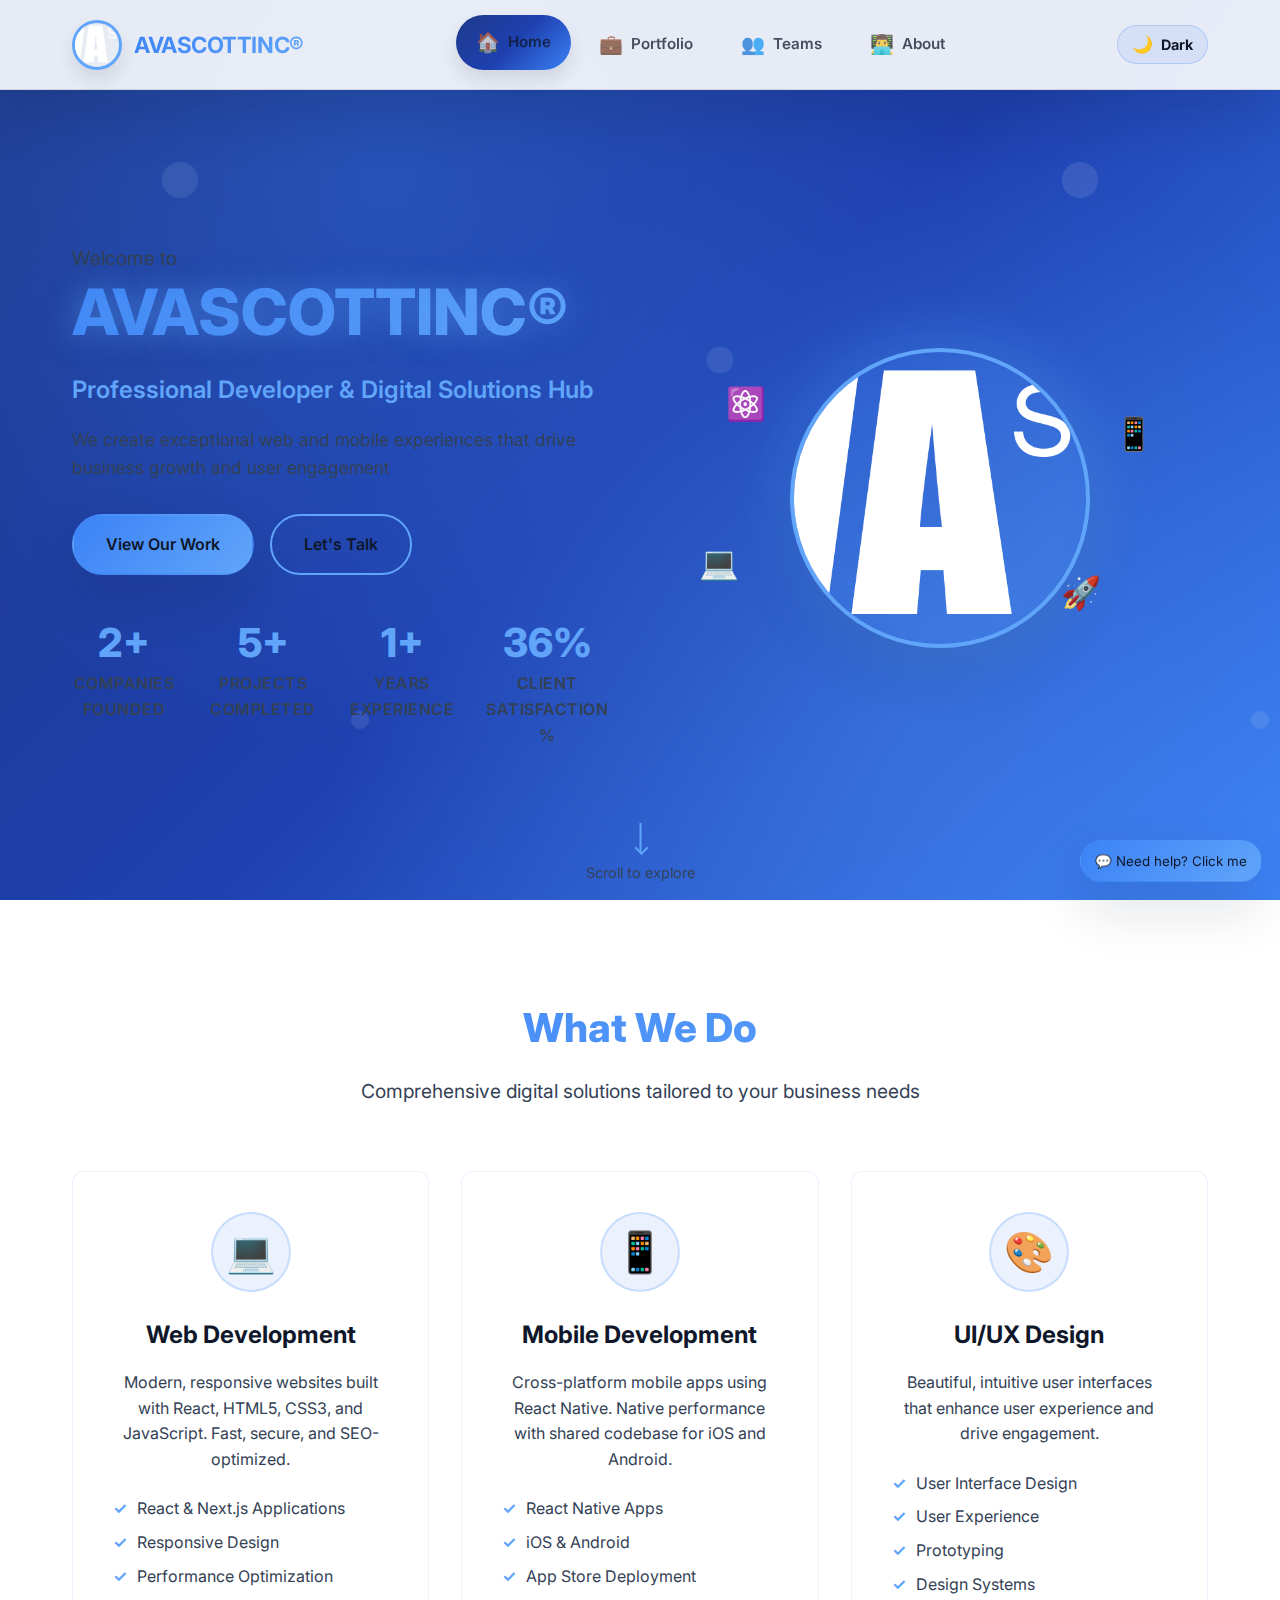
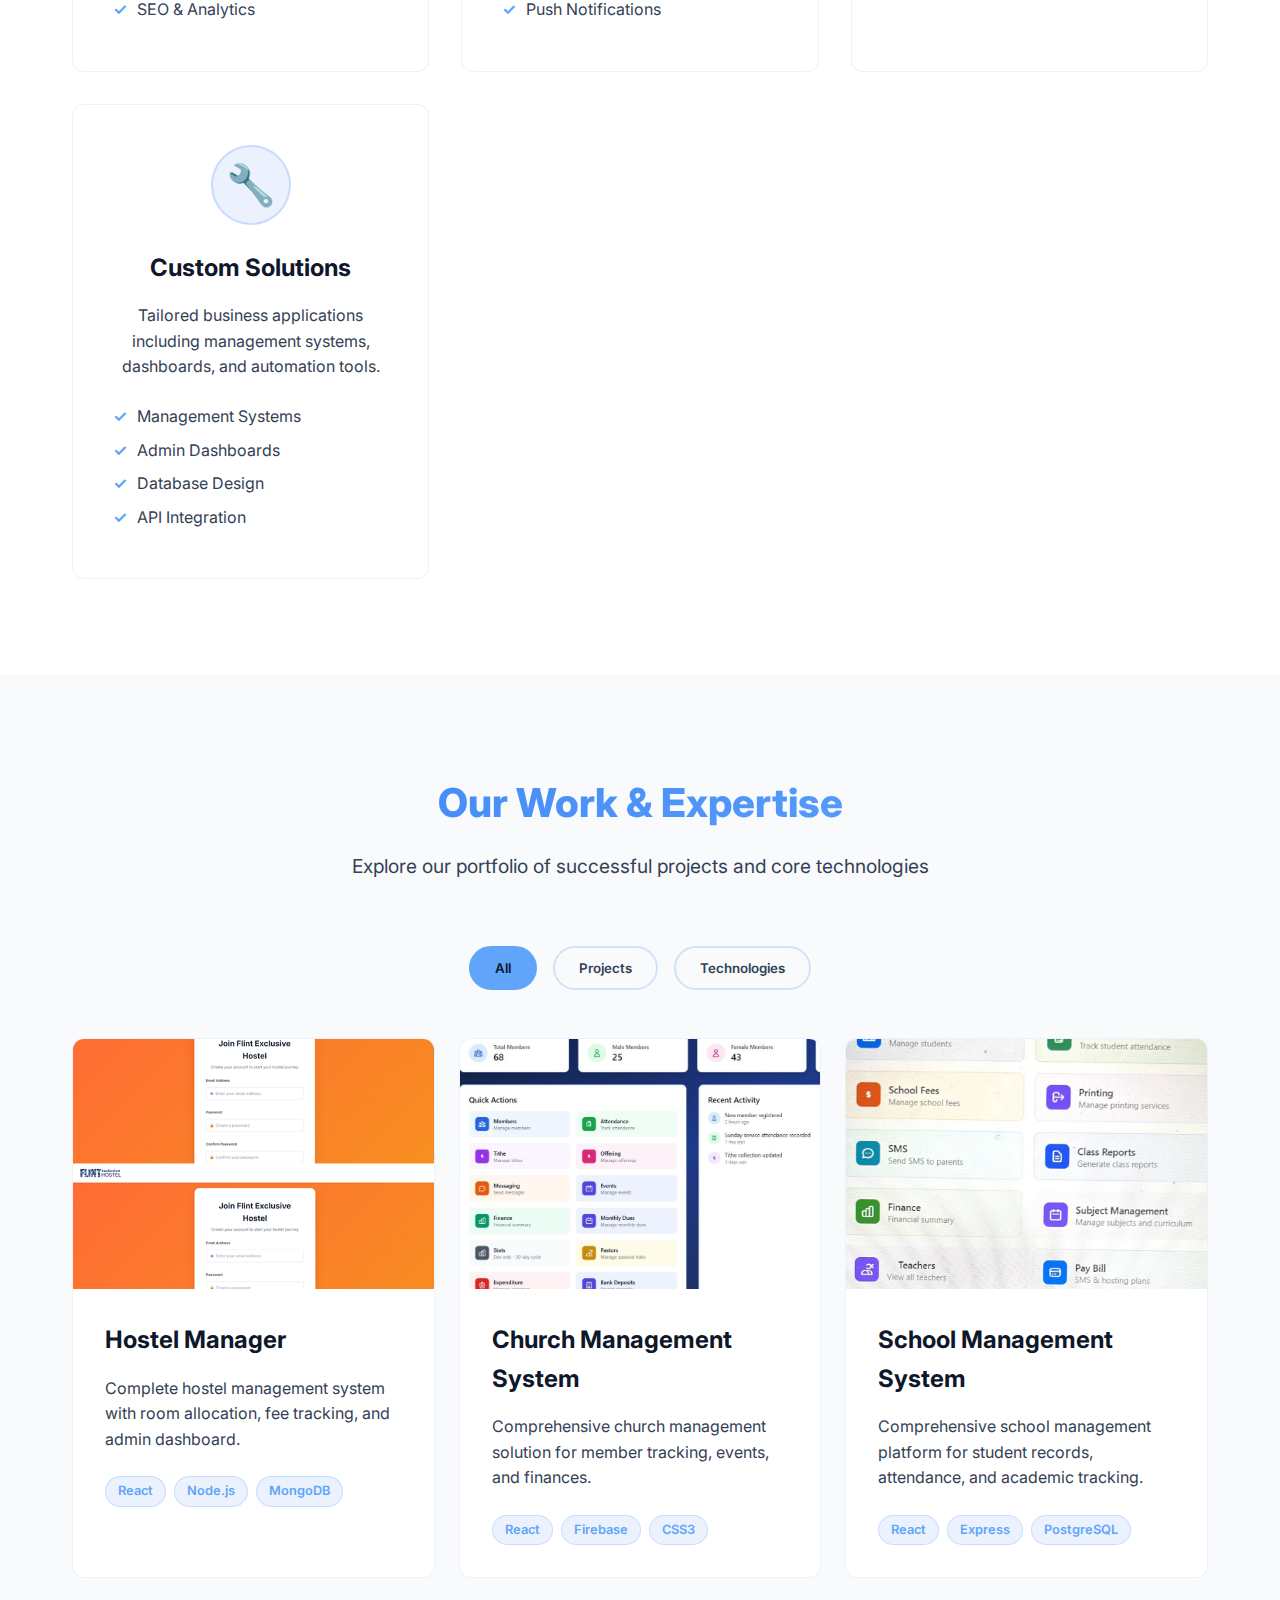
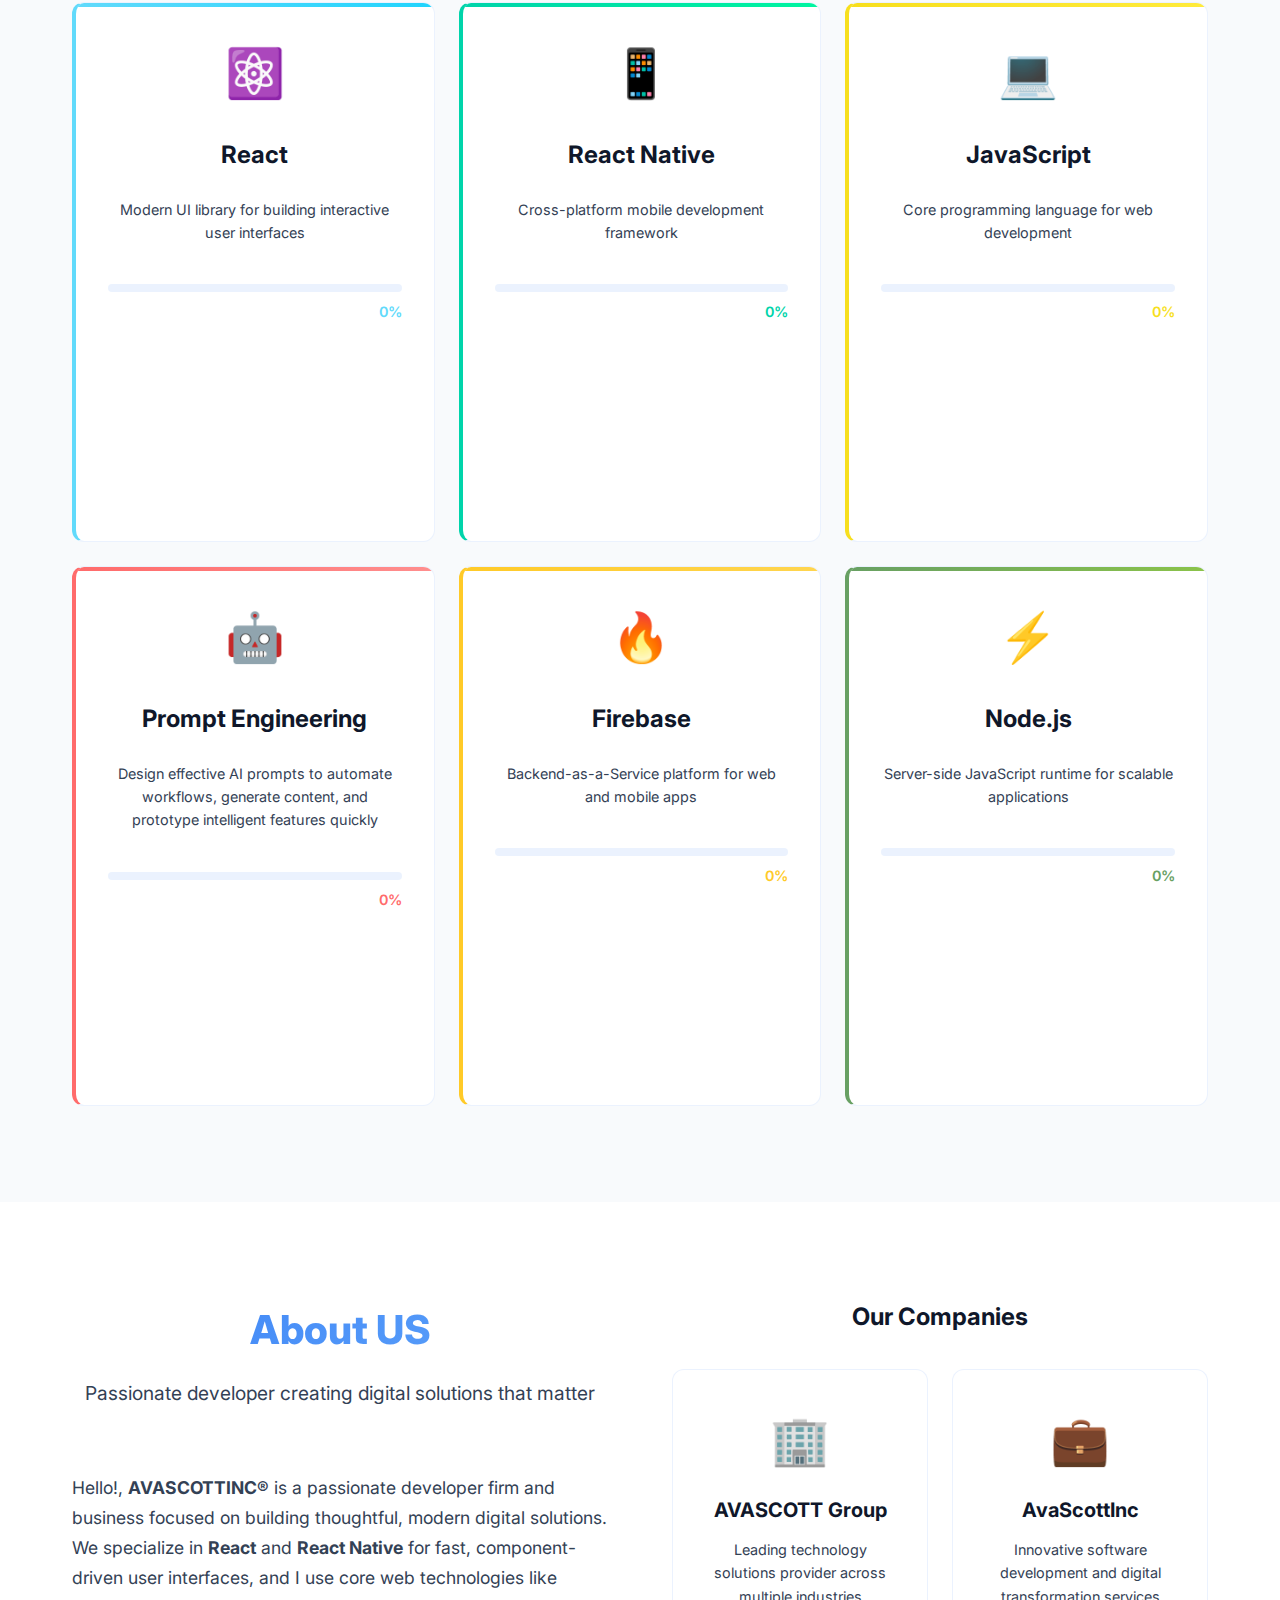
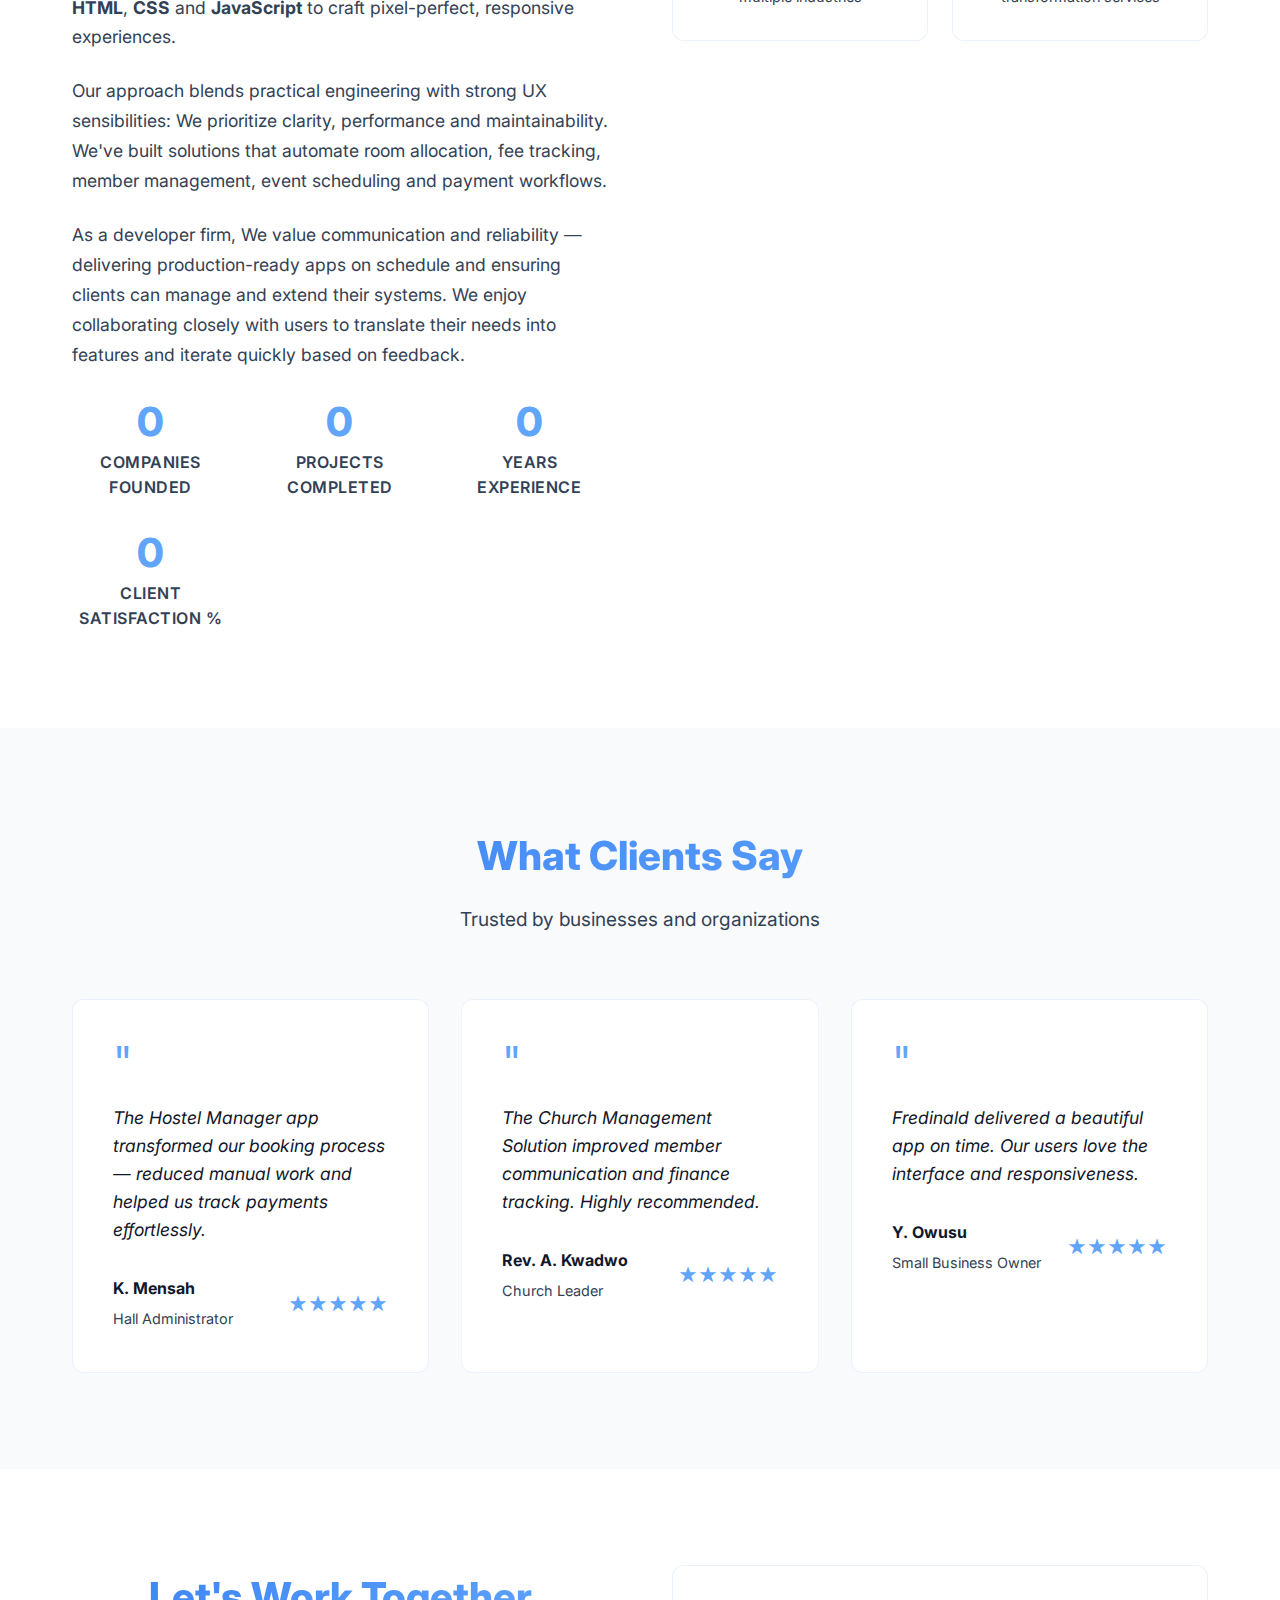
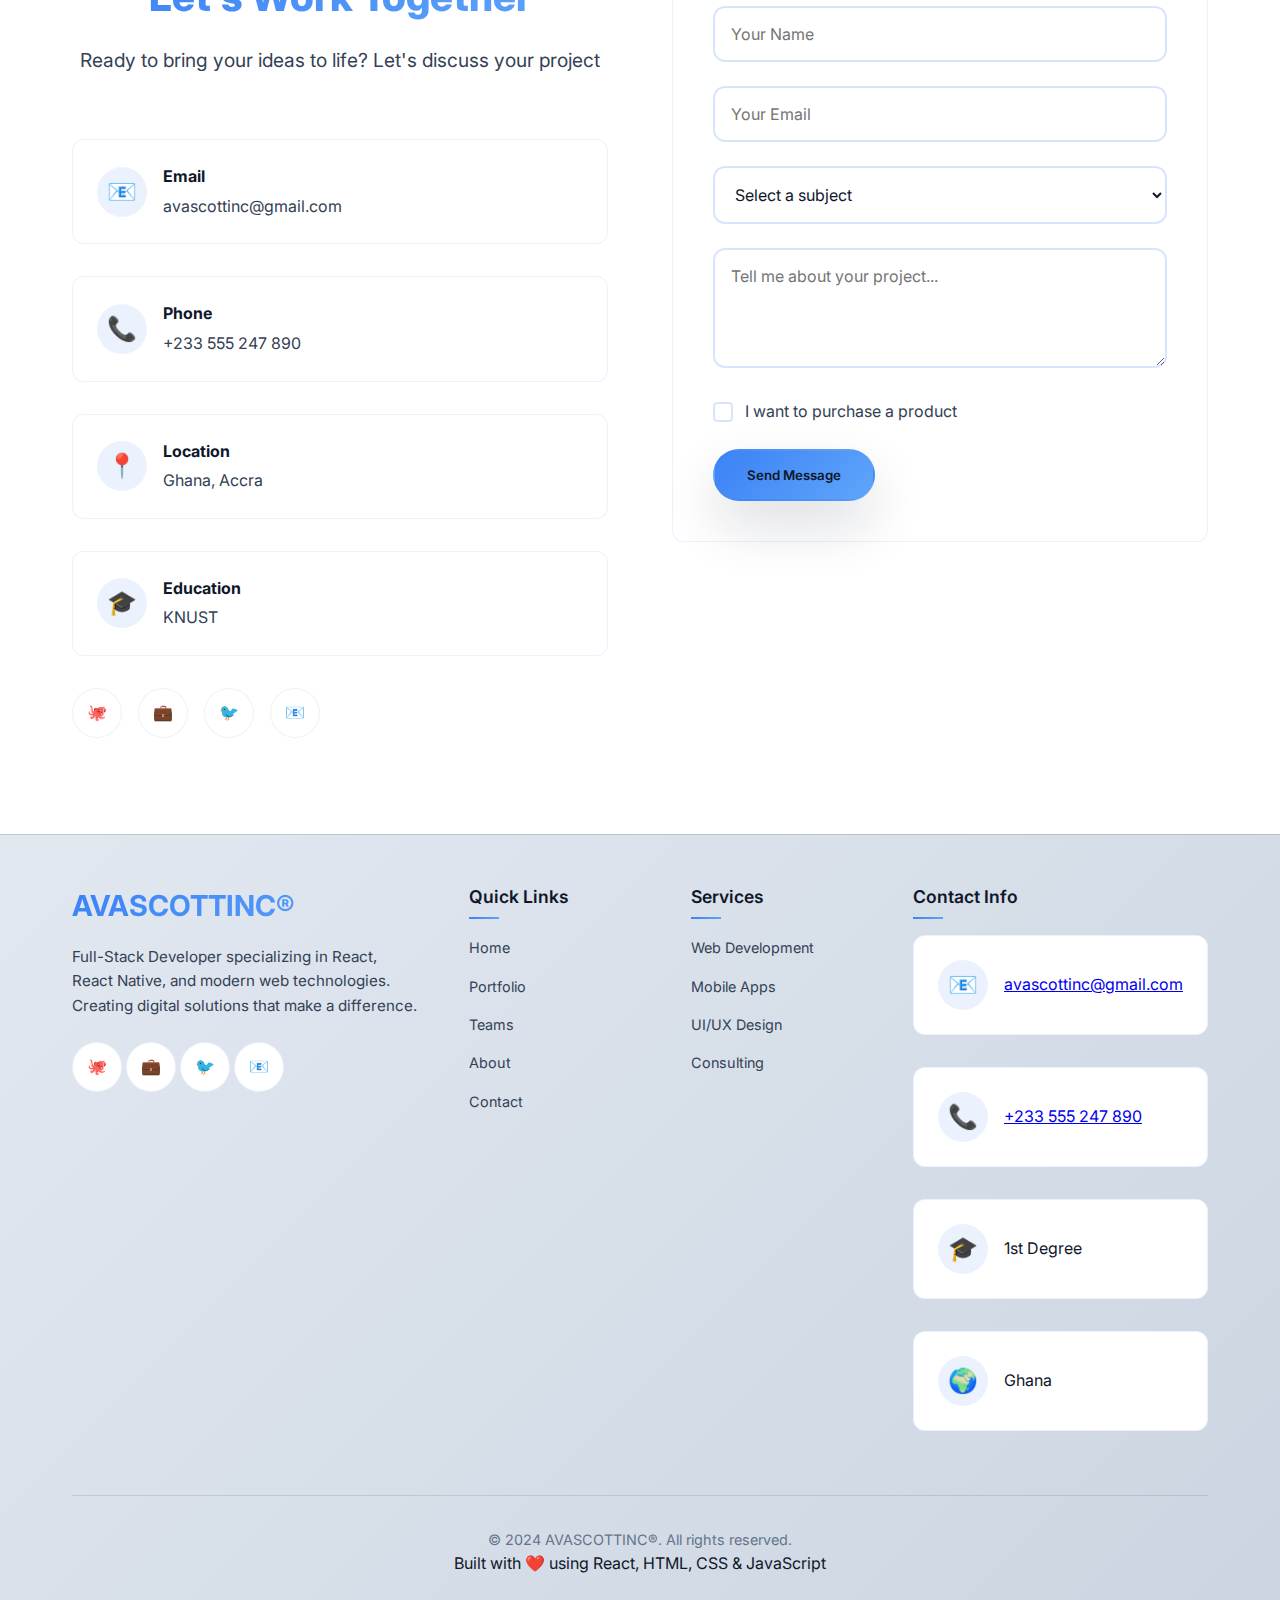
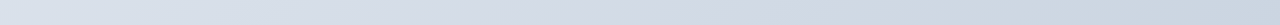
<file: index.html>
<!DOCTYPE html>
<html lang="en">
<head>
  <meta charset="UTF-8" />
  <meta name="viewport" content="width=device-width, initial-scale=1.0" />
  <meta name="google-site-verification" content="KETL3I2tbmgf-7fEvEzvNuqUvs6ZSFrylJzmqOKbvGg" />
  <meta name="description" content="Asare Fredinald - CEO of AVASCOTT Group & AvaScottInc. Professional React & React Native Developer specializing in modern web and mobile applications. KNUST Student creating digital solutions in Ghana." />
  <meta name="keywords" content="Asare Fredinald, AVASCOTT, AvaScottInc, avascottinc, ava scott, fredinald, ava, React Developer, React Native, Web Development, Mobile Apps, JavaScript, HTML, CSS, KNUST, Ghana, CEO, Digital Solutions, Professional Developer" />
  <meta name="author" content="Asare Fredinald" />
  <meta name="robots" content="index, follow" />
  <meta name="language" content="English" />
  <meta name="revisit-after" content="7 days" />
  <meta name="distribution" content="global" />
  <meta name="rating" content="general" />
  
  <!-- Open Graph / Facebook -->
  <meta property="og:type" content="website" />
  <meta property="og:url" content="https://avascottinc.com/" />
  <meta property="og:title" content="Asare Fredinald - CEO of AVASCOTT Group & AvaScottInc | Professional Developer" />
  <meta property="og:description" content="Professional React & React Native Developer specializing in modern web and mobile applications. CEO of AVASCOTT Group of Companies and AvaScottInc." />
  <meta property="og:image" content="https://avascottinc.com/img/ava.png" />
  <meta property="og:site_name" content="AVASCOTT Inc" />
  
  <!-- Twitter -->
  <meta property="twitter:card" content="summary_large_image" />
  <meta property="twitter:url" content="https://avascottinc.com/" />
  <meta property="twitter:title" content="Asare Fredinald - CEO of AVASCOTT Group & AvaScottInc" />
  <meta property="twitter:description" content="Professional React & React Native Developer specializing in modern web and mobile applications." />
  <meta property="twitter:image" content="https://avascottinc.com/img/ava.png" />
  
  <!-- Additional SEO Meta Tags -->
  <meta name="geo.region" content="GH" />
  <meta name="geo.placename" content="Ghana" />
  <meta name="geo.position" content="5.6037;-0.1870" />
  <meta name="ICBM" content="5.6037, -0.1870" />
  
  <title>Asare Fredinald - CEO of AVASCOTT Group & AvaScottInc | Professional Developer</title>
  <link rel="stylesheet" href="style.css" />
  <link rel="icon" href="img/favicon.ico" type="image/ico" />
  <link rel="preconnect" href="https://fonts.googleapis.com">
  <link rel="preconnect" href="https://fonts.gstatic.com" crossorigin>
  <link href="https://fonts.googleapis.com/css2?family=Inter:wght@300;400;500;600;700;800;900&display=swap" rel="stylesheet">
  
  <!-- Structured Data -->
  <script type="application/ld+json">
  {
    "@context": "https://schema.org",
    "@type": "Person",
    "name": "Asare Fredinald",
    "alternateName": ["Ava", "Fredinald", "Ava Scott"],
    "jobTitle": "CEO and Professional Developer",
    "description": "Professional React & React Native Developer specializing in modern web and mobile applications. CEO of AVASCOTT Group of Companies and AvaScottInc.",
    "url": "https://avascottinc.com",
    "image": "https://avascottinc.com/img/ava.png",
    "sameAs": [
      "https://avascottinc.com",
      "https://www.linkedin.com/in/asare-fredinald",
      "https://github.com/asare-fredinald"
    ],
    "worksFor": [
      {
        "@type": "Organization",
        "name": "AVASCOTT Group of Companies",
        "alternateName": "AVASCOTT"
      },
      {
        "@type": "Organization", 
        "name": "AvaScottInc",
        "alternateName": ["AvaScott", "Ava Scott Inc"]
      }
    ],
    "alumniOf": {
      "@type": "EducationalOrganization",
      "name": "Kwame Nkrumah University of Science and Technology",
      "alternateName": "KNUST"
    },
    "address": {
      "@type": "PostalAddress",
      "addressCountry": "Ghana",
      "addressRegion": "West Africa"
    },
    "knowsAbout": [
      "React",
      "React Native", 
      "JavaScript",
      "Web Development",
      "Mobile App Development",
      "UI/UX Design",
      "Digital Solutions"
    ],
    "hasOccupation": {
      "@type": "Occupation",
      "name": "Software Developer",
      "occupationLocation": {
        "@type": "Country",
        "name": "Ghana"
      }
    }
  }
  </script>
</head>
<body>
  <!-- Modern Navigation -->
  <nav class="modern-nav">
    <div class="nav-container">
      <div class="nav-brand">
        <img src="img/ava.png" alt="Asare Fredinald" class="brand-logo">
        <span class="brand-text">AVASCOTTINC®</span>
      </div>
      <div class="nav-menu">
        <a href="index.html" class="nav-item active">
          <span class="nav-icon">🏠</span>
          <span class="nav-text">Home</span>
        </a>
        <a href="portfolio.html" class="nav-item">
          <span class="nav-icon">💼</span>
          <span class="nav-text">Portfolio</span>
        </a>
        <a href="teams.html" class="nav-item">
          <span class="nav-icon">👥</span>
          <span class="nav-text">Teams</span>
        </a>
        <a href="about.html" class="nav-item">
          <span class="nav-icon">👨‍💻</span>
          <span class="nav-text">About</span>
        </a>
      </div>
      <button class="theme-toggle-btn" id="themeToggle" type="button" aria-pressed="false" title="Switch to light mode">
        <span class="theme-icon">☀️</span>
        <span class="theme-text">Light</span>
      </button>
      <div class="nav-toggle">
        <span></span>
        <span></span>
        <span></span>
      </div>
    </div>
  </nav>

  <!-- Hero Section -->
  <section class="hero" role="region" aria-label="Hero section">
    <div class="hero-background">
      <div class="hero-particles"></div>
      <div class="hero-gradient"></div>
    </div>

    <div class="hero-content">
      <div class="hero-text">
        <h1 class="hero-title">
          <span class="hero-greeting">Welcome to</span>
          <span class="hero-name">AVASCOTTINC®</span>
        </h1>
        <p class="hero-role">Professional Developer & Digital Solutions Hub</p>
        <p class="hero-description">We create exceptional web and mobile experiences that drive business growth and user engagement</p>
        
        <div class="hero-actions">
          <a href="#portfolio" class="btn btn-primary">View Our Work</a>
          <a href="#contact" class="btn btn-outline">Let's Talk</a>
        </div>
        
        <div class="hero-stats">
          <div class="stat">
            <span class="stat-number" data-target="6">0</span>
            <span class="stat-label">Companies Founded</span>
          </div>
          <div class="stat">
            <span class="stat-number" data-target="14">0</span>
            <span class="stat-label">Projects Completed</span>
          </div>
          <div class="stat">
            <span class="stat-number" data-target="4">0</span>
            <span class="stat-label">Years Experience</span>
          </div>
          <div class="stat">
            <span class="stat-number" data-target="99">0</span>
            <span class="stat-label">Client Satisfaction %</span>
          </div>
        </div>
    </div>

      <div class="hero-visual">
        <div class="hero-image-container">
          <img src="img/ava.png" alt="Asare Fredinald" class="hero-image">
          <div class="hero-image-glow"></div>
        </div>
        <div class="floating-elements">
          <div class="floating-element element-1">⚛️</div>
          <div class="floating-element element-2">📱</div>
          <div class="floating-element element-3">💻</div>
          <div class="floating-element element-4">🚀</div>
        </div>
      </div>
    </div>

    <div class="scroll-indicator">
      <div class="scroll-arrow"></div>
      <span>Scroll to explore</span>
    </div>
  </section>

  <!-- Services Section -->
  <section id="services" class="services-section">
    <div class="container">
      <div class="section-header">
        <h2 class="section-title">What We Do</h2>
        <p class="section-subtitle">Comprehensive digital solutions tailored to your business needs</p>
      </div>
      
      <div class="services-grid">
        <div class="service-card">
          <div class="service-icon">
            <div class="icon-wrapper">💻</div>
          </div>
          <h3>Web Development</h3>
          <p>Modern, responsive websites built with React, HTML5, CSS3, and JavaScript. Fast, secure, and SEO-optimized.</p>
          <ul class="service-features">
            <li>React & Next.js Applications</li>
            <li>Responsive Design</li>
            <li>Performance Optimization</li>
            <li>SEO & Analytics</li>
          </ul>
        </div>
        
        <div class="service-card">
          <div class="service-icon">
            <div class="icon-wrapper">📱</div>
          </div>
          <h3>Mobile Development</h3>
          <p>Cross-platform mobile apps using React Native. Native performance with shared codebase for iOS and Android.</p>
          <ul class="service-features">
            <li>React Native Apps</li>
            <li>iOS & Android</li>
            <li>App Store Deployment</li>
            <li>Push Notifications</li>
          </ul>
        </div>
        
        <div class="service-card">
          <div class="service-icon">
            <div class="icon-wrapper">🎨</div>
          </div>
          <h3>UI/UX Design</h3>
          <p>Beautiful, intuitive user interfaces that enhance user experience and drive engagement.</p>
          <ul class="service-features">
            <li>User Interface Design</li>
            <li>User Experience</li>
            <li>Prototyping</li>
            <li>Design Systems</li>
          </ul>
        </div>
        
        <div class="service-card">
          <div class="service-icon">
            <div class="icon-wrapper">🔧</div>
          </div>
          <h3>Custom Solutions</h3>
          <p>Tailored business applications including management systems, dashboards, and automation tools.</p>
          <ul class="service-features">
            <li>Management Systems</li>
            <li>Admin Dashboards</li>
            <li>Database Design</li>
            <li>API Integration</li>
          </ul>
        </div>
      </div>
  </div>
</section>

  <!-- Portfolio Section -->
  <section id="portfolio" class="portfolio-section">
    <div class="container">
      <div class="section-header">
        <h2 class="section-title">Our Work & Expertise</h2>
        <p class="section-subtitle">Explore our portfolio of successful projects and core technologies</p>
      </div>
      
      <div class="portfolio-filter">
        <button class="filter-btn active" data-filter="all">All</button>
        <button class="filter-btn" data-filter="projects">Projects</button>
        <button class="filter-btn" data-filter="skills">Technologies</button>
      </div>
      
      <div class="portfolio-grid portfolio-3x3">
        <!-- Projects -->
        <div class="portfolio-item project-card" data-category="projects">
          <div class="portfolio-image">
            <img src="img/flint.png" alt="Hostel Manager">
            <div class="portfolio-overlay">
              <div class="portfolio-actions">
                <a href="portfolio.html" class="portfolio-link">View Details</a>
                <a href="#" class="portfolio-demo">Live Demo</a>
              </div>
            </div>
          </div>
          <div class="portfolio-content">
            <h3>Hostel Manager</h3>
            <p>Complete hostel management system with room allocation, fee tracking, and admin dashboard.</p>
            <div class="portfolio-tech">
              <span class="tech-tag">React</span>
              <span class="tech-tag">Node.js</span>
              <span class="tech-tag">MongoDB</span>
            </div>
          </div>
        </div>
        
        <div class="portfolio-item project-card" data-category="projects">
          <div class="portfolio-image">
            <img src="img/chms.jpg" alt="Church Management System">
            <div class="portfolio-overlay">
              <div class="portfolio-actions">
                <a href="portfolio.html" class="portfolio-link">View Details</a>
                <a href="#" class="portfolio-demo">Live Demo</a>
              </div>
            </div>
          </div>
          <div class="portfolio-content">
            <h3>Church Management System</h3>
            <p>Comprehensive church management solution for member tracking, events, and finances.</p>
            <div class="portfolio-tech">
              <span class="tech-tag">React</span>
              <span class="tech-tag">Firebase</span>
              <span class="tech-tag">CSS3</span>
            </div>
          </div>
        </div>
        
        <div class="portfolio-item project-card" data-category="projects">
          <div class="portfolio-image">
            <img src="img/schms.jpg" alt="School Management System">
            <div class="portfolio-overlay">
              <div class="portfolio-actions">
                <a href="portfolio.html" class="portfolio-link">View Details</a>
                <a href="#" class="portfolio-demo">Live Demo</a>
              </div>
            </div>
          </div>
          <div class="portfolio-content">
            <h3>School Management System</h3>
            <p>Comprehensive school management platform for student records, attendance, and academic tracking.</p>
            <div class="portfolio-tech">
              <span class="tech-tag">React</span>
              <span class="tech-tag">Express</span>
              <span class="tech-tag">PostgreSQL</span>
            </div>
          </div>
        </div>

        <!-- Skills as Cards with Different Colors -->
        <div class="portfolio-item skill-card skill-react" data-category="skills">
          <div class="skill-card-content">
            <div class="skill-icon">⚛️</div>
            <h3>React</h3>
            <p>Modern UI library for building interactive user interfaces</p>
            <div class="skill-level">
              <div class="skill-bar">
                <div class="skill-progress" data-width="95"></div>
              </div>
              <span class="skill-percentage">0%</span>
            </div>
          </div>
        </div>

        <div class="portfolio-item skill-card skill-react-native" data-category="skills">
          <div class="skill-card-content">
            <div class="skill-icon">📱</div>
            <h3>React Native</h3>
            <p>Cross-platform mobile development framework</p>
            <div class="skill-level">
              <div class="skill-bar">
                <div class="skill-progress" data-width="90"></div>
              </div>
              <span class="skill-percentage">0%</span>
            </div>
          </div>
        </div>

        <div class="portfolio-item skill-card skill-javascript" data-category="skills">
          <div class="skill-card-content">
            <div class="skill-icon">💻</div>
            <h3>JavaScript</h3>
            <p>Core programming language for web development</p>
            <div class="skill-level">
              <div class="skill-bar">
                <div class="skill-progress" data-width="95"></div>
              </div>
              <span class="skill-percentage">0%</span>
            </div>
          </div>
        </div>

        <div class="portfolio-item skill-card skill-prompt-engineering" data-category="skills">
          <div class="skill-card-content">
            <div class="skill-icon">🤖</div>
            <h3>Prompt Engineering</h3>
            <p>Design effective AI prompts to automate workflows, generate content, and prototype intelligent features quickly</p>
            <div class="skill-level">
              <div class="skill-bar">
                <div class="skill-progress" data-width="80"></div>
              </div>
              <span class="skill-percentage">0%</span>
            </div>
          </div>
        </div>

        <div class="portfolio-item skill-card skill-firebase" data-category="skills">
          <div class="skill-card-content">
            <div class="skill-icon">🔥</div>
            <h3>Firebase</h3>
            <p>Backend-as-a-Service platform for web and mobile apps</p>
            <div class="skill-level">
              <div class="skill-bar">
                <div class="skill-progress" data-width="88"></div>
              </div>
              <span class="skill-percentage">0%</span>
            </div>
      </div>
    </div>

        <div class="portfolio-item skill-card skill-nodejs" data-category="skills">
          <div class="skill-card-content">
            <div class="skill-icon">⚡</div>
            <h3>Node.js</h3>
            <p>Server-side JavaScript runtime for scalable applications</p>
            <div class="skill-level">
              <div class="skill-bar">
                <div class="skill-progress" data-width="82"></div>
              </div>
              <span class="skill-percentage">0%</span>
            </div>
          </div>
        </div>
      </div>
    </div>
  </section>

  <!-- About Section -->
  <section id="about" class="about-section">
    <div class="container">
      <div class="about-content">
        <div class="about-text">
          <div class="section-header">
            <h2 class="section-title">About US</h2>
            <p class="section-subtitle">Passionate developer creating digital solutions that matter</p>
          </div>
          
          <div class="about-description">
            <p>Hello!,  <strong>AVASCOTTINC®</strong> is a passionate developer firm and business focused on building thoughtful, modern digital solutions. We specialize in <strong>React</strong> and <strong>React Native</strong> for fast, component-driven user interfaces, and I use core web technologies like <strong>HTML</strong>, <strong>CSS</strong> and <strong>JavaScript</strong> to craft pixel-perfect, responsive experiences.</p>
            
            <p>Our approach blends practical engineering with strong UX sensibilities: We prioritize clarity, performance and maintainability. We've built solutions that automate room allocation, fee tracking, member management, event scheduling and payment workflows.</p>
            
            <p>As a developer firm, We value communication and reliability — delivering production-ready apps on schedule and ensuring clients can manage and extend their systems. We enjoy collaborating closely with users to translate their needs into features and iterate quickly based on feedback.</p>
          </div>
          
          <div class="about-stats">
            <div class="stat-item">
              <div class="stat-number" data-target="6">0</div>
              <div class="stat-label">Companies Founded</div>
            </div>
            <div class="stat-item">
              <div class="stat-number" data-target="14">0</div>
              <div class="stat-label">Projects Completed</div>
            </div>
            <div class="stat-item">
              <div class="stat-number" data-target="4">0</div>
              <div class="stat-label">Years Experience</div>
            </div>
            <div class="stat-item">
              <div class="stat-number" data-target="95">0</div>
              <div class="stat-label">Client Satisfaction %</div>
            </div>
      </div>
    </div>

        <div class="about-visual">
          <div class="company-showcase">
            <h3>Our Companies</h3>
            <div class="company-cards">
              <div class="company-card">
                <div class="company-icon">🏢</div>
                <h4>AVASCOTT Group</h4>
                <p>Leading technology solutions provider across multiple industries</p>
              </div>
              <div class="company-card">
                <div class="company-icon">💼</div>
                <h4>AvaScottInc</h4>
                <p>Innovative software development and digital transformation services</p>
              </div>
            </div>
          </div>
        </div>
      </div>
  </div>
</section>

  <!-- Testimonials Section -->
  <section id="testimonials" class="testimonials-section">
    <div class="container">
      <div class="section-header">
  <h2 class="section-title">What Clients Say</h2>
        <p class="section-subtitle">Trusted by businesses and organizations</p>
      </div>
      
  <div class="testimonials-grid">
    <div class="testimonial-card">
          <div class="testimonial-content">
            <div class="quote-icon">"</div>
            <p class="quote">The Hostel Manager app transformed our booking process — reduced manual work and helped us track payments effortlessly.</p>
          </div>
          <div class="testimonial-author">
            <div class="author-info">
              <h4>K. Mensah</h4>
              <span>Hall Administrator</span>
            </div>
            <div class="rating">★★★★★</div>
          </div>
    </div>
        
    <div class="testimonial-card">
          <div class="testimonial-content">
            <div class="quote-icon">"</div>
            <p class="quote">The Church Management Solution improved member communication and finance tracking. Highly recommended.</p>
          </div>
          <div class="testimonial-author">
            <div class="author-info">
              <h4>Rev. A. Kwadwo</h4>
              <span>Church Leader</span>
            </div>
            <div class="rating">★★★★★</div>
          </div>
    </div>
        
    <div class="testimonial-card">
          <div class="testimonial-content">
            <div class="quote-icon">"</div>
            <p class="quote">Fredinald delivered a beautiful app on time. Our users love the interface and responsiveness.</p>
          </div>
          <div class="testimonial-author">
            <div class="author-info">
              <h4>Y. Owusu</h4>
              <span>Small Business Owner</span>
            </div>
            <div class="rating">★★★★★</div>
          </div>
        </div>
    </div>
  </div>
</section>

  <!-- Contact Section -->
<section id="contact" class="contact-section">
    <div class="container">
      <div class="contact-content">
        <div class="contact-info">
          <div class="section-header">
            <h2 class="section-title">Let's Work Together</h2>
            <p class="section-subtitle">Ready to bring your ideas to life? Let's discuss your project</p>
          </div>
          
          <div class="contact-details">
            <div class="contact-item">
              <div class="contact-icon">📧</div>
              <div class="contact-text">
                <h4>Email</h4>
                <a href="mailto:fredinaldasare@gmail.com">avascottinc@gmail.com</a>
              </div>
            </div>
            
            <div class="contact-item">
              <div class="contact-icon">📞</div>
              <div class="contact-text">
                <h4>Phone</h4>
                <a href="tel:+233555247890">+233 555 247 890</a>
              </div>
            </div>
            
            <div class="contact-item">
              <div class="contact-icon">📍</div>
              <div class="contact-text">
                <h4>Location</h4>
                <span>Ghana, Accra</span>
              </div>
            </div>
            
            <div class="contact-item">
              <div class="contact-icon">🎓</div>
              <div class="contact-text">
                <h4>Education</h4>
                <span>KNUST</span>
              </div>
            </div>
          </div>
          
          <div class="social-links">
            <a href="#" class="social-link" aria-label="GitHub">
              <span class="social-icon">🐙</span>
            </a>
            <a href="#" class="social-link" aria-label="LinkedIn">
              <span class="social-icon">💼</span>
            </a>
            <a href="#" class="social-link" aria-label="Twitter">
              <span class="social-icon">🐦</span>
            </a>
            <a href="mailto:fredinaldasare@gmail.com" class="social-link" aria-label="Email">
              <span class="social-icon">📧</span>
            </a>
          </div>
        </div>
        
        <div class="contact-form-container">
  <form id="contactForm" class="contact-form" action="https://formspree.io/f/xbdpkgeo" method="POST">
            <div class="form-group">
    <input type="text" name="name" id="name" placeholder="Your Name" required>
            </div>
            
            <div class="form-group">
    <input type="email" name="email" id="email" placeholder="Your Email" required>
            </div>
            
            <div class="form-group">
              <select name="subject" id="subject" required>
                <option value="">Select a subject</option>
                <option value="web-development">Web Development</option>
                <option value="mobile-development">Mobile Development</option>
                <option value="ui-ux-design">UI/UX Design</option>
                <option value="custom-solution">Custom Solution</option>
                <option value="consultation">Consultation</option>
                <option value="other">Other</option>
              </select>
            </div>
            
            <div class="form-group">
              <textarea name="message" id="message" placeholder="Tell me about your project..." required></textarea>
            </div>
            
            <div class="form-group checkbox-group">
              <label class="checkbox-label">
                <input type="checkbox" name="requestPurchase" id="requestPurchase">
                <span class="checkmark"></span>
                I want to purchase a product
    </label>
            </div>
            
            <div class="form-group" id="productNameGroup" style="display: none;">
              <input type="text" name="productName" id="productName" placeholder="Product name">
            </div>
            
            <button type="submit" id="contactSubmit" class="btn btn-primary">
              <span>Send Message</span>
              <div class="btn-loading">
                <div class="spinner"></div>
              </div>
            </button>
  </form>
        </div>
      </div>
  </div>
</section>

<!-- Assistant floating helper -->
<button class="assistant" id="assistantBtn" aria-label="Need help?">💬 Need help? Click me</button>

<!-- Assistant modal -->
<div class="assistant-modal" id="assistantModal" aria-hidden="true">
  <div class="assistant-modal-content">
    <button class="assistant-close" id="assistantClose">×</button>
    <h3>AI Assistant</h3>
    <p>Hi! I'm your AI assistant. Ask me anything about our services, projects, or company!</p>
    <div class="assistant-actions">
      <button class="btn primary" onclick="askAI('What services do you offer?')">Our Services</button>
      <button class="btn secondary" onclick="askAI('Tell me about your projects')">Our Projects</button>
      <button class="btn secondary" onclick="askAI('What technologies do you use?')">Technologies</button>
      <button class="btn secondary" onclick="askAI('How can I contact you?')">Contact Info</button>
    </div>
    <div id="ai-response" style="margin-top: 1rem; padding: 1rem; background: var(--navy-surface); border-radius: 8px; display: none;"></div>
  </div>
</div>

  <!-- Footer -->
  <footer class="modern-footer">
    <div class="footer-container">
      <div class="footer-content">
        <div class="footer-section">
          <h3 class="footer-title">AVASCOTTINC®</h3>
          <p class="footer-description">Full-Stack Developer specializing in React, React Native, and modern web technologies. Creating digital solutions that make a difference.</p>
          <div class="footer-social">
            <a href="#" class="social-link" aria-label="GitHub">
              <span class="social-icon">🐙</span>
            </a>
            <a href="#" class="social-link" aria-label="LinkedIn">
              <span class="social-icon">💼</span>
            </a>
            <a href="#" class="social-link" aria-label="Twitter">
              <span class="social-icon">🐦</span>
            </a>
            <a href="mailto:avascottinc@gmail.com" class="social-link" aria-label="Email">
              <span class="social-icon">📧</span>
            </a>
          </div>
        </div>
        
        <div class="footer-section">
          <h4 class="footer-subtitle">Quick Links</h4>
          <ul class="footer-links">
            <li><a href="index.html" class="footer-link">Home</a></li>
            <li><a href="portfolio.html" class="footer-link">Portfolio</a></li>
            <li><a href="teams.html" class="footer-link">Teams</a></li>
            <li><a href="about.html" class="footer-link">About</a></li>
            <li><a href="#contact" class="footer-link">Contact</a></li>
          </ul>
        </div>
        
        <div class="footer-section">
          <h4 class="footer-subtitle">Services</h4>
          <ul class="footer-links">
            <li><a href="#" class="footer-link">Web Development</a></li>
            <li><a href="#" class="footer-link">Mobile Apps</a></li>
            <li><a href="#" class="footer-link">UI/UX Design</a></li>
            <li><a href="#" class="footer-link">Consulting</a></li>
          </ul>
        </div>
        
        <div class="footer-section">
          <h4 class="footer-subtitle">Contact Info</h4>
          <div class="contact-info">
            <p class="contact-item">
              <span class="contact-icon">📧</span>
              <a href="mailto:avascottinc@gmail.com" class="contact-link">avascottinc@gmail.com</a>
            </p>
            <p class="contact-item">
              <span class="contact-icon">📞</span>
              <a href="tel:+233555247890" class="contact-link">+233 555 247 890</a>
            </p>
            <p class="contact-item">
              <span class="contact-icon">🎓</span>
              <span class="contact-text">1st Degree</span>
            </p>
            <p class="contact-item">
              <span class="contact-icon">🌍</span>
              <span class="contact-text">Ghana</span>
            </p>
          </div>
        </div>
      </div>
      
      <div class="footer-bottom">
        <div class="footer-bottom-content">
          <p class="copyright">© 2024 AVASCOTTINC®. All rights reserved.</p>
          <p class="built-with">Built with ❤️ using React, HTML, CSS & JavaScript</p>
        </div>
      </div>
    </div>
  </footer>

  <script src="script.js"></script>
</body>
</html>
</file>
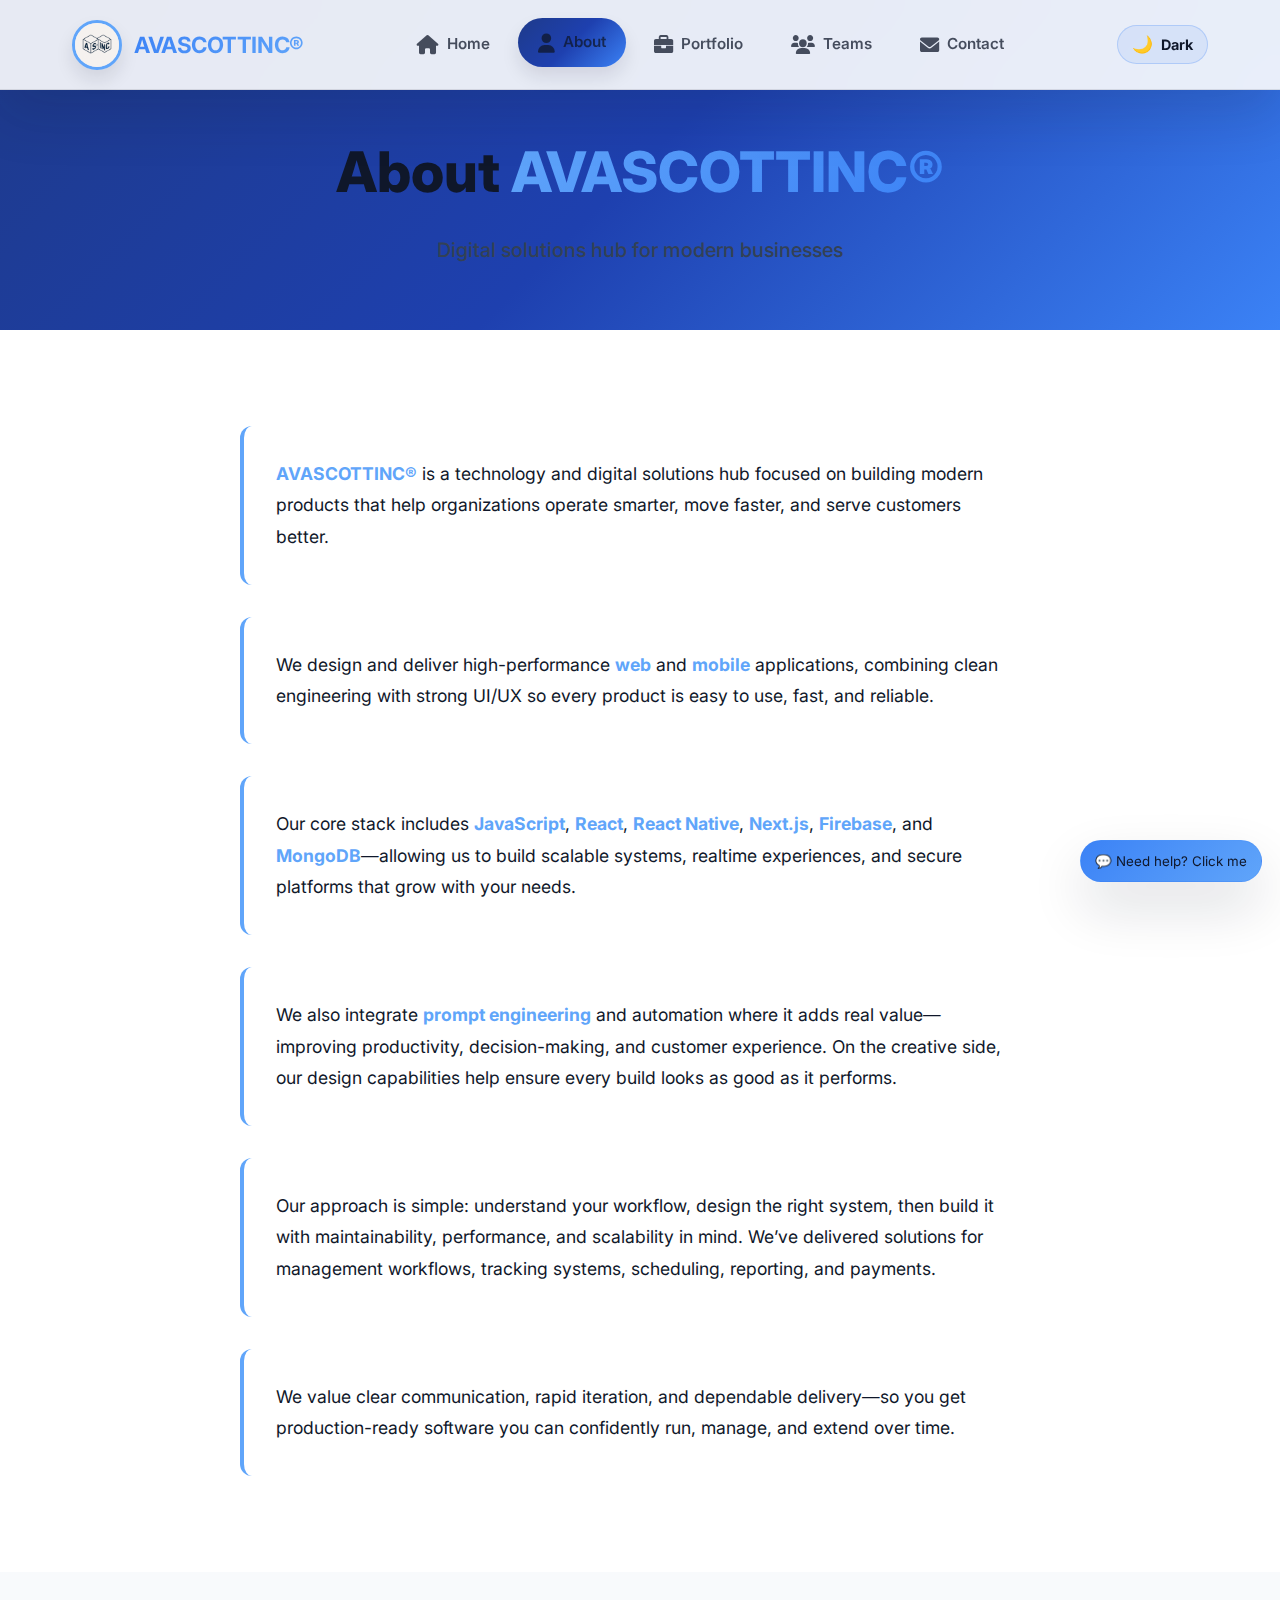
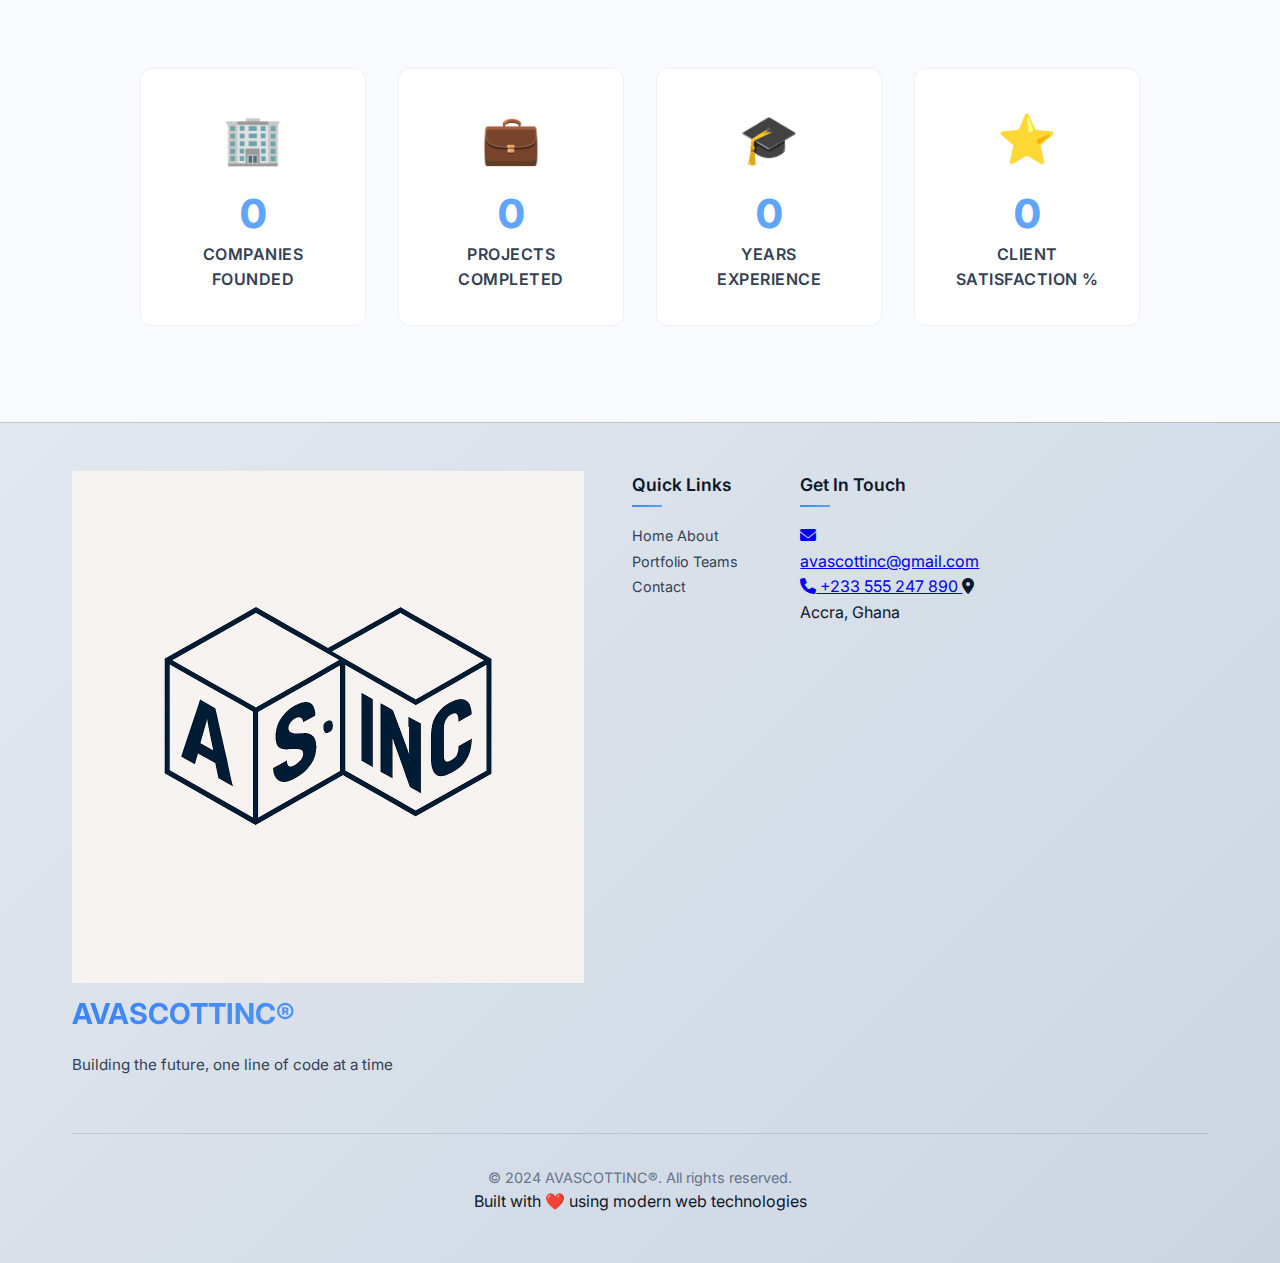
<file: about.html>
<!DOCTYPE html>
<html lang="en">
<head>
    <meta charset="UTF-8">
    <meta name="viewport" content="width=device-width, initial-scale=1.0">
    <title>About AVASCOTTINC® | Digital Solutions & Product Development</title>
    <meta name="description" content="Learn about AVASCOTTINC® — a digital solutions hub delivering modern web and mobile applications, UI/UX design, and scalable systems for businesses and organizations.">
    <meta name="keywords" content="AVASCOTTINC, AVASCOTT, AvaScottInc, avascottinc, web development, mobile app development, UI/UX design, full-stack development, React, React Native, Next.js, Firebase, MongoDB, Ghana">
    <meta name="author" content="AVASCOTTINC®" />
    <meta name="robots" content="index, follow" />
    
    <!-- Open Graph / Facebook -->
    <meta property="og:type" content="website" />
    <meta property="og:url" content="https://avascottinc.com/about.html" />
    <meta property="og:title" content="About AVASCOTTINC® | Digital Solutions & Product Development" />
    <meta property="og:description" content="AVASCOTTINC® is a digital solutions hub delivering modern web and mobile applications, UI/UX design, and scalable systems for businesses and organizations." />
    <meta property="og:image" content="https://avascottinc.com/img/ava.png" />
    
    <!-- Twitter -->
    <meta property="twitter:card" content="summary_large_image" />
    <meta property="twitter:url" content="https://avascottinc.com/about.html" />
    <meta property="twitter:title" content="About AVASCOTTINC® | Digital Solutions & Product Development" />
    <meta property="twitter:description" content="AVASCOTTINC® is a digital solutions hub delivering modern web and mobile applications, UI/UX design, and scalable systems." />
    <meta property="twitter:image" content="https://avascottinc.com/img/ava.png" />
    
    <!-- Preconnect for performance -->
    <link rel="preconnect" href="https://fonts.googleapis.com">
    <link rel="preconnect" href="https://fonts.gstatic.com" crossorigin>
    
    <!-- Google Fonts -->
    <link href="https://fonts.googleapis.com/css2?family=Inter:wght@300;400;500;600;700;800&display=swap" rel="stylesheet">
    
    <!-- Font Awesome -->
    <link rel="stylesheet" href="https://cdnjs.cloudflare.com/ajax/libs/font-awesome/6.0.0/css/all.min.css">
    
    <!-- Styles -->
    <link rel="stylesheet" href="style.css">
    
    <!-- Favicon -->
    <link rel="icon" type="image/svg+xml" href="img/favicon.ico">
</head>
<body>
    <!-- Navigation -->
    <nav class="modern-nav">
        <div class="nav-container">
            <div class="nav-brand">
                <img src="avinc.png" alt="Logo" class="brand-logo">
                <span class="brand-text">AVASCOTTINC®</span>
            </div>
            
            <div class="nav-menu" id="navMenu">
                <a href="index.html" class="nav-item">
                    <i class="fas fa-home nav-icon"></i>
                    <span class="nav-text">Home</span>
                </a>
                <a href="about.html" class="nav-item active">
                    <i class="fas fa-user nav-icon"></i>
                    <span class="nav-text">About</span>
                </a>
                <a href="portfolio.html" class="nav-item">
                    <i class="fas fa-briefcase nav-icon"></i>
                    <span class="nav-text">Portfolio</span>
                </a>
                <a href="teams.html" class="nav-item">
                    <i class="fas fa-users nav-icon"></i>
                    <span class="nav-text">Teams</span>
                </a>
                <a href="index.html#contact" class="nav-item">
                    <i class="fas fa-envelope nav-icon"></i>
                    <span class="nav-text">Contact</span>
                </a>
            </div>
            <button class="theme-toggle-btn" id="themeToggle" type="button" aria-pressed="false" title="Switch to light mode">
                <span class="theme-icon">☀️</span>
                <span class="theme-text">Light</span>
            </button>
            
            <div class="nav-toggle" id="navToggle">
                <span></span>
                <span></span>
                <span></span>
            </div>
        </div>
    </nav>

    <!-- About Hero Section -->
    <section class="about-hero">
        <div class="container">
            <div class="about-hero-content">
                <h1 class="about-hero-title">About <span class="gradient-text">AVASCOTTINC®</span></h1>
                <p class="about-hero-subtitle">Digital solutions hub for modern businesses</p>
            </div>
        </div>
    </section>

    <!-- About Content Section -->
    <section class="about-content-section">
        <div class="container">
            <div class="about-content-wrapper">
                <div class="about-text-content">
                    <div class="about-paragraph">
                        <p><strong>AVASCOTTINC®</strong> is a technology and digital solutions hub focused on building modern products that help organizations operate smarter, move faster, and serve customers better.</p>
                    </div>
                    
                    <div class="about-paragraph">
                        <p>We design and deliver high-performance <strong>web</strong> and <strong>mobile</strong> applications, combining clean engineering with strong UI/UX so every product is easy to use, fast, and reliable.</p>
                    </div>
                    
                    <div class="about-paragraph">
                        <p>Our core stack includes <strong>JavaScript</strong>, <strong>React</strong>, <strong>React Native</strong>, <strong>Next.js</strong>, <strong>Firebase</strong>, and <strong>MongoDB</strong>—allowing us to build scalable systems, realtime experiences, and secure platforms that grow with your needs.</p>
                    </div>
                    
                    <div class="about-paragraph">
                        <p>We also integrate <strong>prompt engineering</strong> and automation where it adds real value—improving productivity, decision-making, and customer experience. On the creative side, our design capabilities help ensure every build looks as good as it performs.</p>
                    </div>
                    
                    <div class="about-paragraph">
                        <p>Our approach is simple: understand your workflow, design the right system, then build it with maintainability, performance, and scalability in mind. We’ve delivered solutions for management workflows, tracking systems, scheduling, reporting, and payments.</p>
                    </div>
                    
                    <div class="about-paragraph">
                        <p>We value clear communication, rapid iteration, and dependable delivery—so you get production-ready software you can confidently run, manage, and extend over time.</p>
                    </div>
                </div>
            </div>
        </div>
    </section>

    <!-- Stats Section -->
    <section class="about-stats-section">
        <div class="container">
            <div class="stats-grid">
                <div class="stat-card">
                    <div class="stat-icon">🏢</div>
                    <div class="stat-number" data-target="6">0</div>
                    <div class="stat-label">Companies Founded</div>
                </div>
                <div class="stat-card">
                    <div class="stat-icon">💼</div>
                    <div class="stat-number" data-target="14">0</div>
                    <div class="stat-label">Projects Completed</div>
                </div>
                <div class="stat-card">
                    <div class="stat-icon">🎓</div>
                    <div class="stat-number" data-target="4">0</div>
                    <div class="stat-label">Years Experience</div>
                </div>
                <div class="stat-card">
                    <div class="stat-icon">⭐</div>
                    <div class="stat-number" data-target="99">0</div>
                    <div class="stat-label">Client Satisfaction %</div>
                </div>
            </div>
        </div>
    </section>

    <!-- Footer -->
    <footer class="modern-footer">
        <div class="container">
            <div class="footer-content">
                <div class="footer-brand">
                    <img src="avinc.png" alt="Logo" class="footer-logo">
                    <h3 class="footer-title">AVASCOTTINC®</h3>
                    <p class="footer-description">Building the future, one line of code at a time</p>
                </div>
                
                <div class="footer-links">
                    <h4 class="footer-subtitle">Quick Links</h4>
                    <a href="index.html" class="footer-link">Home</a>
                    <a href="about.html" class="footer-link">About</a>
                    <a href="portfolio.html" class="footer-link">Portfolio</a>
                    <a href="teams.html" class="footer-link">Teams</a>
                    <a href="index.html#contact" class="footer-link">Contact</a>
                </div>
                
                <div class="footer-contact">
                    <h4 class="footer-subtitle">Get In Touch</h4>
                    <div class="contact-info">
                        <a href="mailto:avascottinc@gmail.com" class="contact-link">
                            <i class="fas fa-envelope"></i>
                            avascottinc@gmail.com
                        </a>
                        <a href="tel:+233555247890" class="contact-link">
                            <i class="fas fa-phone"></i>
                            +233 555 247 890
                        </a>
                        <span class="contact-text">
                            <i class="fas fa-map-marker-alt"></i>
                            Accra, Ghana
                        </span>
                    </div>
                </div>
            </div>
            
            <div class="footer-bottom">
                <p class="copyright">&copy; 2024 AVASCOTTINC®. All rights reserved.</p>
                <p class="built-with">Built with ❤️ using modern web technologies</p>
            </div>
        </div>
    </footer>

    <!-- Assistant floating helper -->
    <button class="assistant" id="assistantBtn" aria-label="Need help?">💬 Need help? Click me</button>

    <!-- Assistant modal -->
    <div class="assistant-modal" id="assistantModal" aria-hidden="true">
        <div class="assistant-modal-content">
            <button class="assistant-close" id="assistantClose">×</button>
            <h3>AI Assistant</h3>
            <p>Hi! I'm your AI assistant. Ask me anything about our services, projects, or company!</p>
            <div class="assistant-actions">
                <button class="btn primary" onclick="askAI('What services do you offer?')">Our Services</button>
                <button class="btn secondary" onclick="askAI('Tell me about your projects')">Our Projects</button>
                <button class="btn secondary" onclick="askAI('What technologies do you use?')">Technologies</button>
                <button class="btn secondary" onclick="askAI('How can I contact you?')">Contact Info</button>
            </div>
            <div id="ai-response" style="margin-top: 1rem; padding: 1rem; background: var(--navy-surface); border-radius: 8px; display: none;"></div>
        </div>
    </div>

    <!-- Scripts -->
    <script src="script.js"></script>
</body>
</html>
</file>
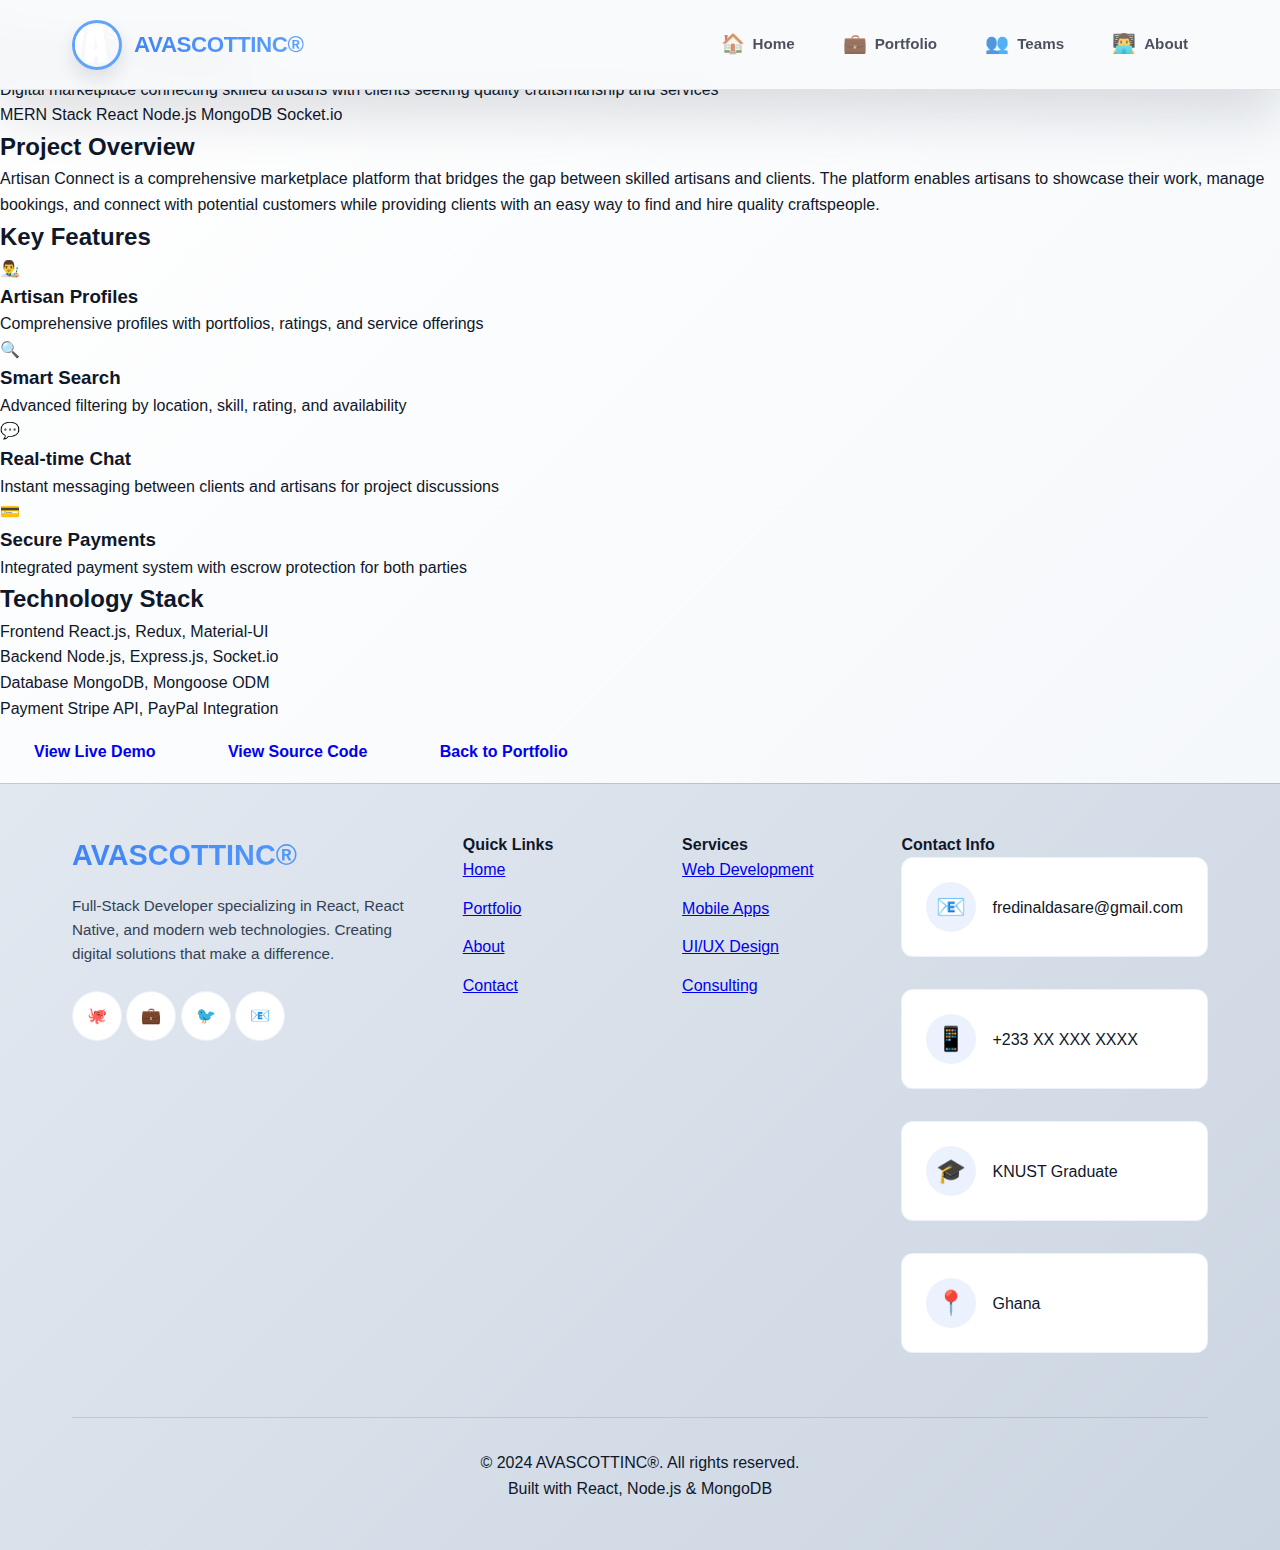
<file: artisan-connect.html>
<!DOCTYPE html>
<html lang="en">
<head>
  <meta charset="UTF-8" />
  <meta name="viewport" content="width=device-width, initial-scale=1.0" />
  <meta name="google-site-verification" content="KETL3I2tbmgf-7fEvEzvNuqUvs6ZSFrylJzmqOKbvGg" />
  <title>Artisan Connect | AVASCOTTINC®</title>
  <link rel="stylesheet" href="style.css" />
  <link rel="icon" href="logo.svg" type="image/svg" />
</head>
<body>
  <!-- Modern Navigation -->
  <nav class="modern-nav">
    <div class="nav-container">
      <div class="nav-brand">
        <img src="img/ava.png" alt="AVASCOTTINC" class="brand-logo">
        <span class="brand-text">AVASCOTTINC®</span>
      </div>
      <div class="nav-menu">
        <a href="index.html" class="nav-item">
          <span class="nav-icon">🏠</span>
          <span class="nav-text">Home</span>
        </a>
        <a href="portfolio.html" class="nav-item">
          <span class="nav-icon">💼</span>
          <span class="nav-text">Portfolio</span>
        </a>
        <a href="teams.html" class="nav-item">
          <span class="nav-icon">👥</span>
          <span class="nav-text">Teams</span>
        </a>
        <a href="about.html" class="nav-item">
          <span class="nav-icon">👨‍💻</span>
          <span class="nav-text">About</span>
        </a>
      </div>
      <div class="nav-toggle">
        <span></span>
        <span></span>
        <span></span>
      </div>
    </div>
  </nav>

  <!-- Project Details Section -->
  <section class="project-details">
    <div class="project-container">
      <div class="project-header">
        <div class="project-icon-large">🔧</div>
        <h1>Artisan Connect</h1>
        <p class="project-subtitle">Digital marketplace connecting skilled artisans with clients seeking quality craftsmanship and services</p>
        <div class="project-tags">
          <span class="tag">MERN Stack</span>
          <span class="tag">React</span>
          <span class="tag">Node.js</span>
          <span class="tag">MongoDB</span>
          <span class="tag">Socket.io</span>
        </div>
      </div>

      <div class="project-content">
        <div class="project-overview">
          <h2>Project Overview</h2>
          <p>Artisan Connect is a comprehensive marketplace platform that bridges the gap between skilled artisans and clients. The platform enables artisans to showcase their work, manage bookings, and connect with potential customers while providing clients with an easy way to find and hire quality craftspeople.</p>
        </div>

        <div class="project-features">
          <h2>Key Features</h2>
          <div class="features-grid">
            <div class="feature-card">
              <div class="feature-icon">👨‍🎨</div>
              <h3>Artisan Profiles</h3>
              <p>Comprehensive profiles with portfolios, ratings, and service offerings</p>
            </div>
            <div class="feature-card">
              <div class="feature-icon">🔍</div>
              <h3>Smart Search</h3>
              <p>Advanced filtering by location, skill, rating, and availability</p>
            </div>
            <div class="feature-card">
              <div class="feature-icon">💬</div>
              <h3>Real-time Chat</h3>
              <p>Instant messaging between clients and artisans for project discussions</p>
            </div>
            <div class="feature-card">
              <div class="feature-icon">💳</div>
              <h3>Secure Payments</h3>
              <p>Integrated payment system with escrow protection for both parties</p>
            </div>
          </div>
        </div>

        <div class="project-tech">
          <h2>Technology Stack</h2>
          <div class="tech-stack">
            <div class="tech-item">
              <span class="tech-name">Frontend</span>
              <span class="tech-value">React.js, Redux, Material-UI</span>
            </div>
            <div class="tech-item">
              <span class="tech-name">Backend</span>
              <span class="tech-value">Node.js, Express.js, Socket.io</span>
            </div>
            <div class="tech-item">
              <span class="tech-name">Database</span>
              <span class="tech-value">MongoDB, Mongoose ODM</span>
            </div>
            <div class="tech-item">
              <span class="tech-name">Payment</span>
              <span class="tech-value">Stripe API, PayPal Integration</span>
            </div>
          </div>
        </div>

        <div class="project-actions">
          <a href="#" class="btn primary">View Live Demo</a>
          <a href="#" class="btn secondary">View Source Code</a>
          <a href="portfolio.html" class="btn outline">Back to Portfolio</a>
        </div>
      </div>
    </div>
  </section>

  <!-- Footer -->
  <footer class="modern-footer">
    <div class="footer-container">
      <div class="footer-content">
        <div class="footer-section">
          <h3 class="footer-title">AVASCOTTINC®</h3>
          <p class="footer-description">Full-Stack Developer specializing in React, React Native, and modern web technologies. Creating digital solutions that make a difference.</p>
          <div class="footer-social">
            <a href="#" class="social-link" aria-label="GitHub">
              <span class="social-icon">🐙</span>
            </a>
            <a href="#" class="social-link" aria-label="LinkedIn">
              <span class="social-icon">💼</span>
            </a>
            <a href="#" class="social-link" aria-label="Twitter">
              <span class="social-icon">🐦</span>
            </a>
            <a href="mailto:fredinaldasare@gmail.com" class="social-link" aria-label="Email">
              <span class="social-icon">📧</span>
            </a>
          </div>
        </div>
        
        <div class="footer-section">
          <h4 class="footer-section-title">Quick Links</h4>
          <ul class="footer-links">
            <li><a href="index.html">Home</a></li>
            <li><a href="portfolio.html">Portfolio</a></li>
            <li><a href="about.html">About</a></li>
            <li><a href="index.html#contact">Contact</a></li>
          </ul>
        </div>
        
        <div class="footer-section">
          <h4 class="footer-section-title">Services</h4>
          <ul class="footer-links">
            <li><a href="#">Web Development</a></li>
            <li><a href="#">Mobile Apps</a></li>
            <li><a href="#">UI/UX Design</a></li>
            <li><a href="#">Consulting</a></li>
          </ul>
        </div>
        
        <div class="footer-section">
          <h4 class="footer-section-title">Contact Info</h4>
          <div class="contact-info">
            <div class="contact-item">
              <span class="contact-icon">📧</span>
              <span>fredinaldasare@gmail.com</span>
            </div>
            <div class="contact-item">
              <span class="contact-icon">📱</span>
              <span>+233 XX XXX XXXX</span>
            </div>
            <div class="contact-item">
              <span class="contact-icon">🎓</span>
              <span>KNUST Graduate</span>
            </div>
            <div class="contact-item">
              <span class="contact-icon">📍</span>
              <span>Ghana</span>
            </div>
          </div>
        </div>
      </div>
      
      <div class="footer-bottom">
        <div class="footer-bottom-content">
          <p>&copy; 2024 AVASCOTTINC®. All rights reserved.</p>
          <p>Built with React, Node.js & MongoDB</p>
        </div>
      </div>
    </div>
  </footer>

  <script src="script.js"></script>
</body>
</html>
</file>
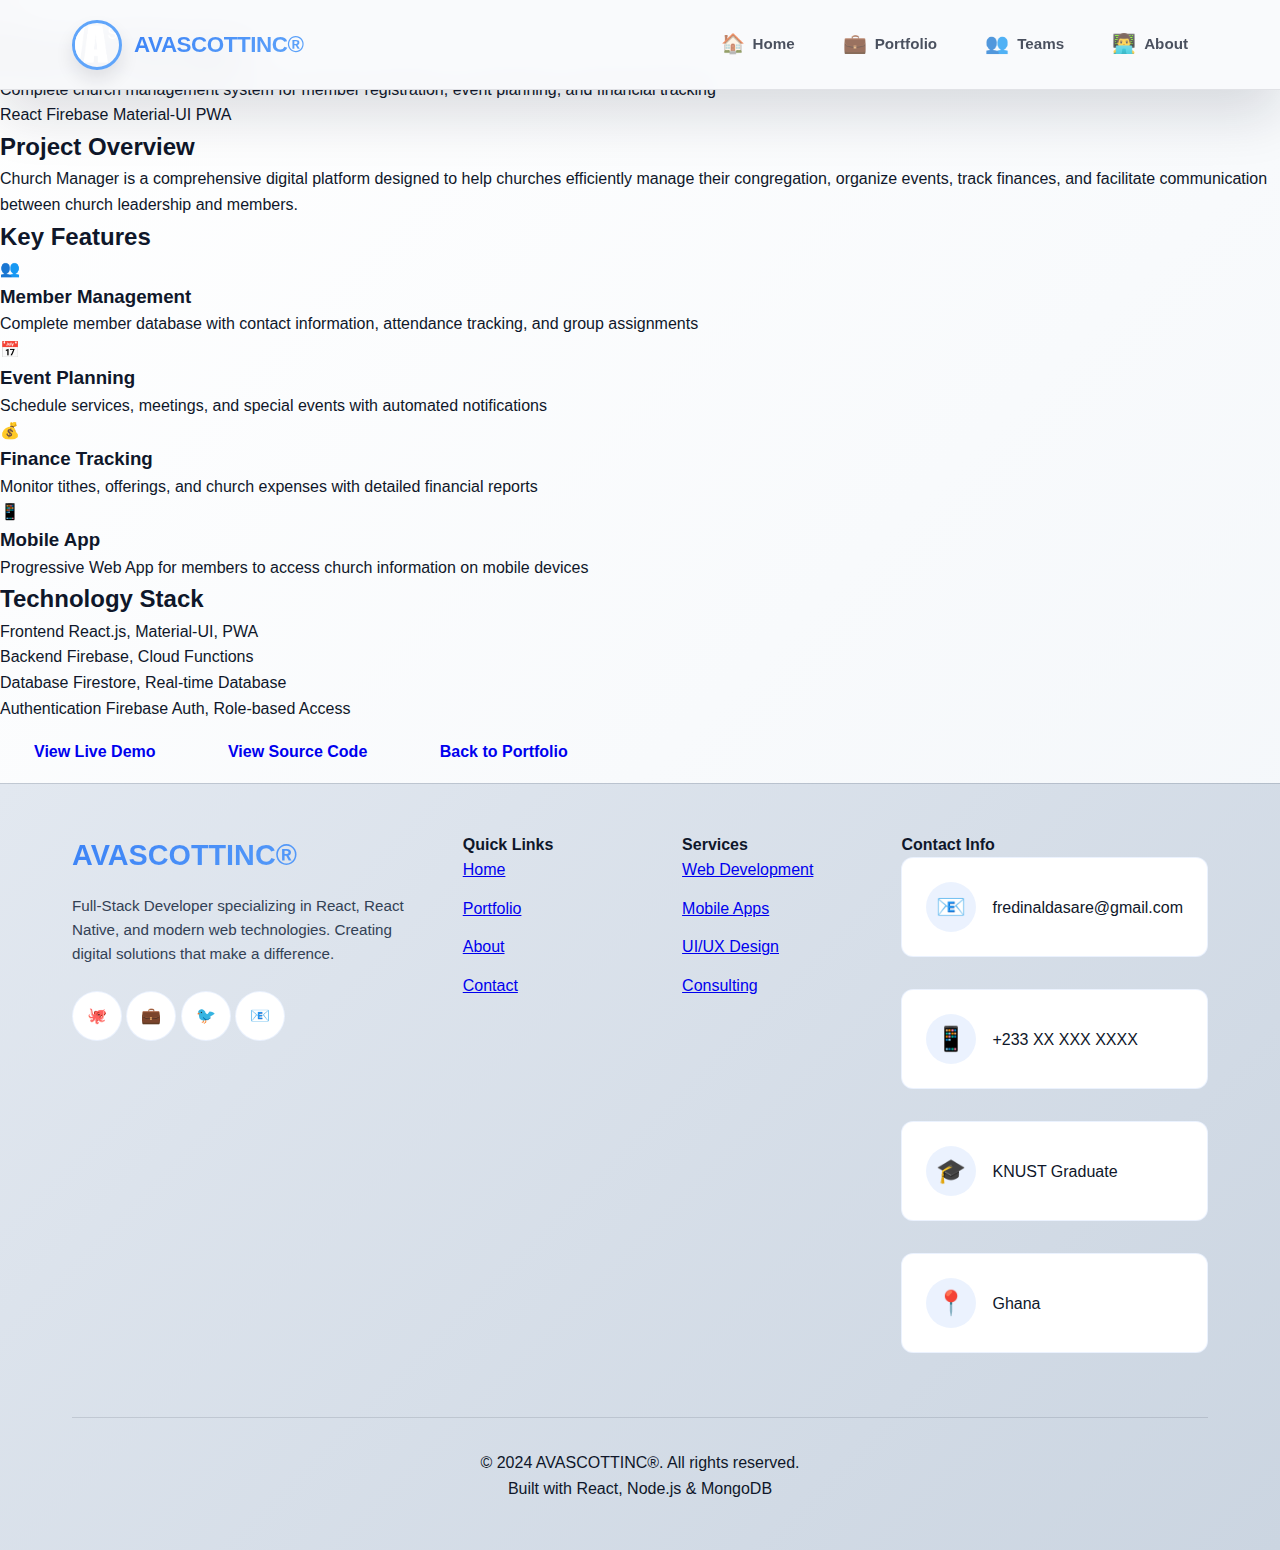
<file: church-manager.html>
<!DOCTYPE html>
<html lang="en">
<head>
  <meta charset="UTF-8" />
  <meta name="viewport" content="width=device-width, initial-scale=1.0" />
  <meta name="google-site-verification" content="KETL3I2tbmgf-7fEvEzvNuqUvs6ZSFrylJzmqOKbvGg" />
  <title>Church Manager | AVASCOTTINC®</title>
  <link rel="stylesheet" href="style.css" />
  <link rel="icon" href="logo.svg" type="image/svg" />
</head>
<body>
  <!-- Modern Navigation -->
  <nav class="modern-nav">
    <div class="nav-container">
      <div class="nav-brand">
        <img src="img/ava.png" alt="AVASCOTTINC" class="brand-logo">
        <span class="brand-text">AVASCOTTINC®</span>
      </div>
      <div class="nav-menu">
        <a href="index.html" class="nav-item">
          <span class="nav-icon">🏠</span>
          <span class="nav-text">Home</span>
        </a>
        <a href="portfolio.html" class="nav-item">
          <span class="nav-icon">💼</span>
          <span class="nav-text">Portfolio</span>
        </a>
        <a href="teams.html" class="nav-item">
          <span class="nav-icon">👥</span>
          <span class="nav-text">Teams</span>
        </a>
        <a href="about.html" class="nav-item">
          <span class="nav-icon">👨‍💻</span>
          <span class="nav-text">About</span>
        </a>
      </div>
      <div class="nav-toggle">
        <span></span>
        <span></span>
        <span></span>
      </div>
    </div>
  </nav>

  <!-- Project Details Section -->
  <section class="project-details">
    <div class="project-container">
      <div class="project-header">
        <div class="project-icon-large">⛪</div>
        <h1>Church Manager</h1>
        <p class="project-subtitle">Complete church management system for member registration, event planning, and financial tracking</p>
        <div class="project-tags">
          <span class="tag">React</span>
          <span class="tag">Firebase</span>
          <span class="tag">Material-UI</span>
          <span class="tag">PWA</span>
        </div>
      </div>

      <div class="project-content">
        <div class="project-overview">
          <h2>Project Overview</h2>
          <p>Church Manager is a comprehensive digital platform designed to help churches efficiently manage their congregation, organize events, track finances, and facilitate communication between church leadership and members.</p>
        </div>

        <div class="project-features">
          <h2>Key Features</h2>
          <div class="features-grid">
            <div class="feature-card">
              <div class="feature-icon">👥</div>
              <h3>Member Management</h3>
              <p>Complete member database with contact information, attendance tracking, and group assignments</p>
            </div>
            <div class="feature-card">
              <div class="feature-icon">📅</div>
              <h3>Event Planning</h3>
              <p>Schedule services, meetings, and special events with automated notifications</p>
            </div>
            <div class="feature-card">
              <div class="feature-icon">💰</div>
              <h3>Finance Tracking</h3>
              <p>Monitor tithes, offerings, and church expenses with detailed financial reports</p>
            </div>
            <div class="feature-card">
              <div class="feature-icon">📱</div>
              <h3>Mobile App</h3>
              <p>Progressive Web App for members to access church information on mobile devices</p>
            </div>
          </div>
        </div>

        <div class="project-tech">
          <h2>Technology Stack</h2>
          <div class="tech-stack">
            <div class="tech-item">
              <span class="tech-name">Frontend</span>
              <span class="tech-value">React.js, Material-UI, PWA</span>
            </div>
            <div class="tech-item">
              <span class="tech-name">Backend</span>
              <span class="tech-value">Firebase, Cloud Functions</span>
            </div>
            <div class="tech-item">
              <span class="tech-name">Database</span>
              <span class="tech-value">Firestore, Real-time Database</span>
            </div>
            <div class="tech-item">
              <span class="tech-name">Authentication</span>
              <span class="tech-value">Firebase Auth, Role-based Access</span>
            </div>
          </div>
        </div>

        <div class="project-actions">
          <a href="#" class="btn primary">View Live Demo</a>
          <a href="#" class="btn secondary">View Source Code</a>
          <a href="portfolio.html" class="btn outline">Back to Portfolio</a>
        </div>
      </div>
    </div>
  </section>

  <!-- Footer -->
  <footer class="modern-footer">
    <div class="footer-container">
      <div class="footer-content">
        <div class="footer-section">
          <h3 class="footer-title">AVASCOTTINC®</h3>
          <p class="footer-description">Full-Stack Developer specializing in React, React Native, and modern web technologies. Creating digital solutions that make a difference.</p>
          <div class="footer-social">
            <a href="#" class="social-link" aria-label="GitHub">
              <span class="social-icon">🐙</span>
            </a>
            <a href="#" class="social-link" aria-label="LinkedIn">
              <span class="social-icon">💼</span>
            </a>
            <a href="#" class="social-link" aria-label="Twitter">
              <span class="social-icon">🐦</span>
            </a>
            <a href="mailto:fredinaldasare@gmail.com" class="social-link" aria-label="Email">
              <span class="social-icon">📧</span>
            </a>
          </div>
        </div>
        
        <div class="footer-section">
          <h4 class="footer-section-title">Quick Links</h4>
          <ul class="footer-links">
            <li><a href="index.html">Home</a></li>
            <li><a href="portfolio.html">Portfolio</a></li>
            <li><a href="about.html">About</a></li>
            <li><a href="index.html#contact">Contact</a></li>
          </ul>
        </div>
        
        <div class="footer-section">
          <h4 class="footer-section-title">Services</h4>
          <ul class="footer-links">
            <li><a href="#">Web Development</a></li>
            <li><a href="#">Mobile Apps</a></li>
            <li><a href="#">UI/UX Design</a></li>
            <li><a href="#">Consulting</a></li>
          </ul>
        </div>
        
        <div class="footer-section">
          <h4 class="footer-section-title">Contact Info</h4>
          <div class="contact-info">
            <div class="contact-item">
              <span class="contact-icon">📧</span>
              <span>fredinaldasare@gmail.com</span>
            </div>
            <div class="contact-item">
              <span class="contact-icon">📱</span>
              <span>+233 XX XXX XXXX</span>
            </div>
            <div class="contact-item">
              <span class="contact-icon">🎓</span>
              <span>KNUST Graduate</span>
            </div>
            <div class="contact-item">
              <span class="contact-icon">📍</span>
              <span>Ghana</span>
            </div>
          </div>
        </div>
      </div>
      
      <div class="footer-bottom">
        <div class="footer-bottom-content">
          <p>&copy; 2024 AVASCOTTINC®. All rights reserved.</p>
          <p>Built with React, Node.js & MongoDB</p>
        </div>
      </div>
    </div>
  </footer>

  <script src="script.js"></script>
</body>
</html>
</file>
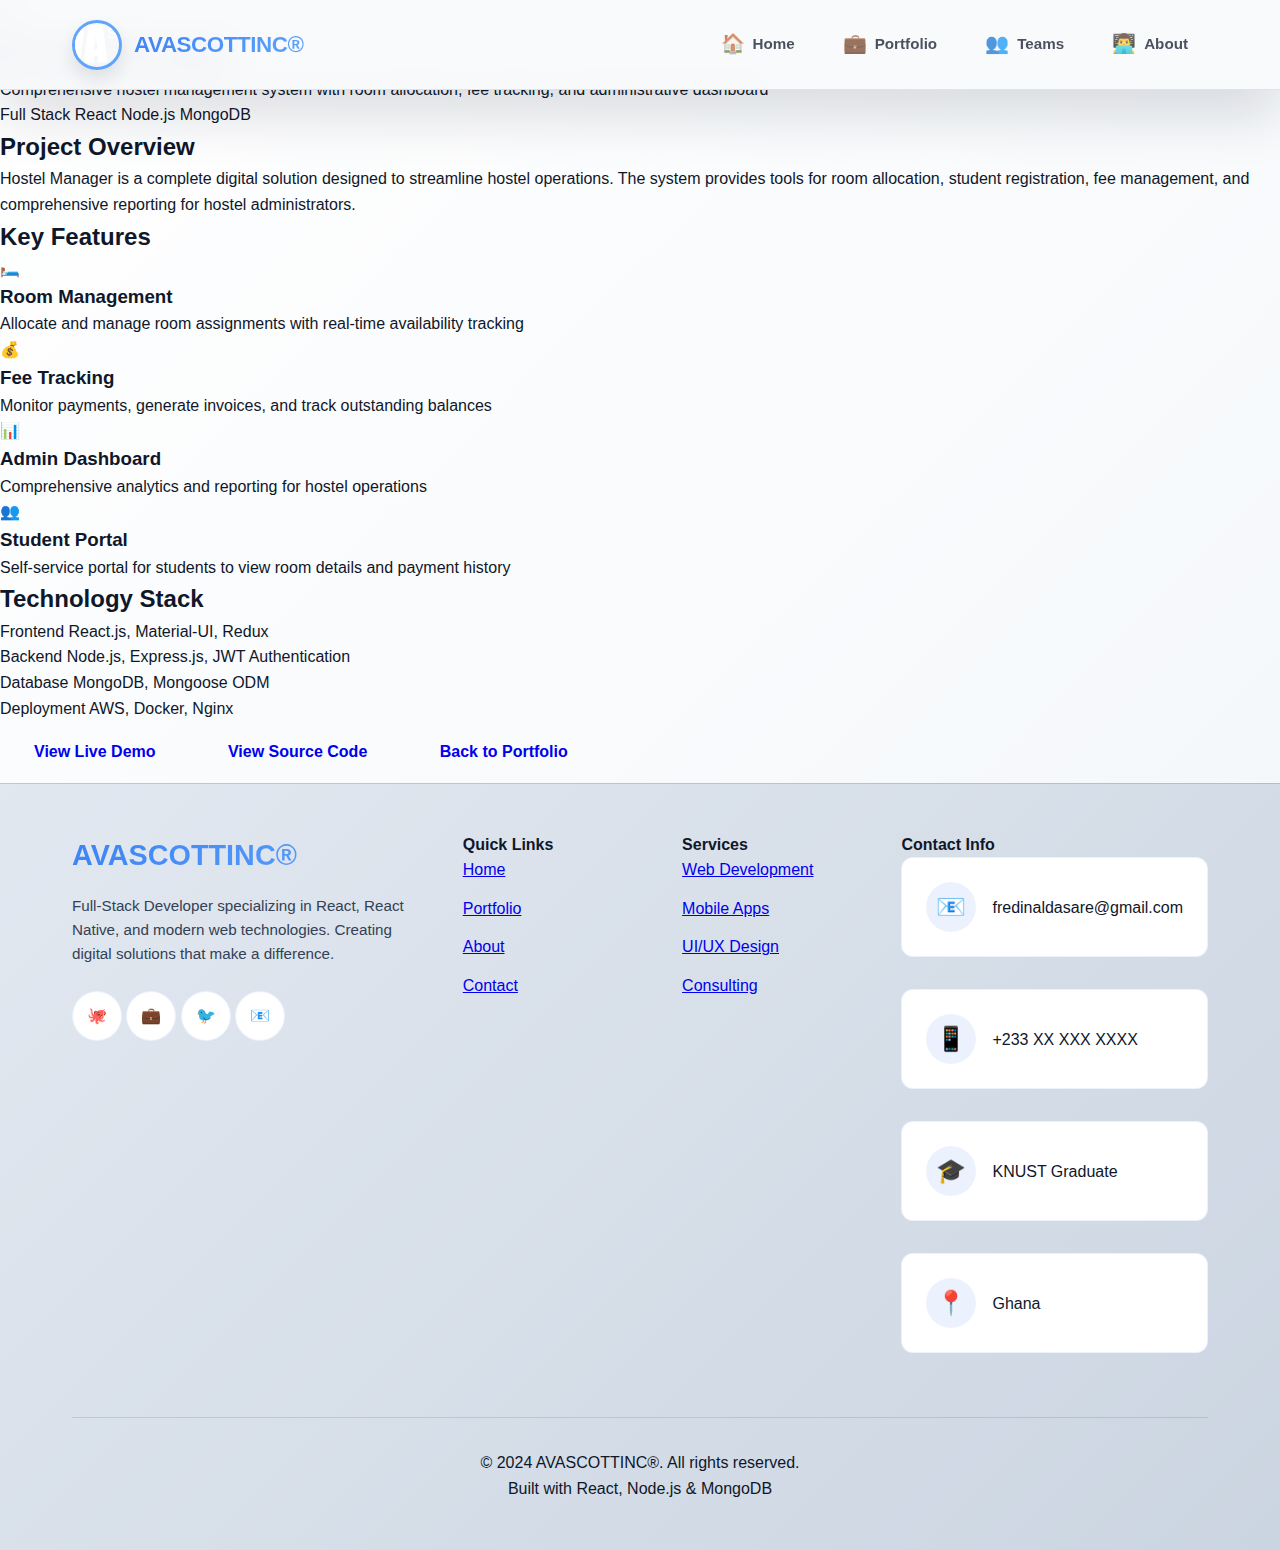
<file: hostel-manager.html>
<!DOCTYPE html>
<html lang="en">
<head>
  <meta charset="UTF-8" />
  <meta name="viewport" content="width=device-width, initial-scale=1.0" />
  <meta name="google-site-verification" content="KETL3I2tbmgf-7fEvEzvNuqUvs6ZSFrylJzmqOKbvGg" />
  <title>Hostel Manager | AVASCOTTINC®</title>
  <link rel="stylesheet" href="style.css" />
  <link rel="icon" href="logo.svg" type="image/svg" />
</head>
<body>
  <!-- Modern Navigation -->
  <nav class="modern-nav">
    <div class="nav-container">
      <div class="nav-brand">
        <img src="img/ava.png" alt="AVASCOTTINC" class="brand-logo">
        <span class="brand-text">AVASCOTTINC®</span>
      </div>
      <div class="nav-menu">
        <a href="index.html" class="nav-item">
          <span class="nav-icon">🏠</span>
          <span class="nav-text">Home</span>
        </a>
        <a href="portfolio.html" class="nav-item">
          <span class="nav-icon">💼</span>
          <span class="nav-text">Portfolio</span>
        </a>
        <a href="teams.html" class="nav-item">
          <span class="nav-icon">👥</span>
          <span class="nav-text">Teams</span>
        </a>
        <a href="about.html" class="nav-item">
          <span class="nav-icon">👨‍💻</span>
          <span class="nav-text">About</span>
        </a>
      </div>
      <div class="nav-toggle">
        <span></span>
        <span></span>
        <span></span>
      </div>
    </div>
  </nav>

  <!-- Project Details Section -->
  <section class="project-details">
    <div class="project-container">
      <div class="project-header">
        <div class="project-icon-large">🏠</div>
        <h1>Hostel Manager</h1>
        <p class="project-subtitle">Comprehensive hostel management system with room allocation, fee tracking, and administrative dashboard</p>
        <div class="project-tags">
          <span class="tag">Full Stack</span>
          <span class="tag">React</span>
          <span class="tag">Node.js</span>
          <span class="tag">MongoDB</span>
        </div>
      </div>

      <div class="project-content">
        <div class="project-overview">
          <h2>Project Overview</h2>
          <p>Hostel Manager is a complete digital solution designed to streamline hostel operations. The system provides tools for room allocation, student registration, fee management, and comprehensive reporting for hostel administrators.</p>
        </div>

        <div class="project-features">
          <h2>Key Features</h2>
          <div class="features-grid">
            <div class="feature-card">
              <div class="feature-icon">🛏️</div>
              <h3>Room Management</h3>
              <p>Allocate and manage room assignments with real-time availability tracking</p>
            </div>
            <div class="feature-card">
              <div class="feature-icon">💰</div>
              <h3>Fee Tracking</h3>
              <p>Monitor payments, generate invoices, and track outstanding balances</p>
            </div>
            <div class="feature-card">
              <div class="feature-icon">📊</div>
              <h3>Admin Dashboard</h3>
              <p>Comprehensive analytics and reporting for hostel operations</p>
            </div>
            <div class="feature-card">
              <div class="feature-icon">👥</div>
              <h3>Student Portal</h3>
              <p>Self-service portal for students to view room details and payment history</p>
            </div>
          </div>
        </div>

        <div class="project-tech">
          <h2>Technology Stack</h2>
          <div class="tech-stack">
            <div class="tech-item">
              <span class="tech-name">Frontend</span>
              <span class="tech-value">React.js, Material-UI, Redux</span>
            </div>
            <div class="tech-item">
              <span class="tech-name">Backend</span>
              <span class="tech-value">Node.js, Express.js, JWT Authentication</span>
            </div>
            <div class="tech-item">
              <span class="tech-name">Database</span>
              <span class="tech-value">MongoDB, Mongoose ODM</span>
            </div>
            <div class="tech-item">
              <span class="tech-name">Deployment</span>
              <span class="tech-value">AWS, Docker, Nginx</span>
            </div>
          </div>
        </div>

        <div class="project-actions">
          <a href="#" class="btn primary">View Live Demo</a>
          <a href="#" class="btn secondary">View Source Code</a>
          <a href="portfolio.html" class="btn outline">Back to Portfolio</a>
        </div>
      </div>
    </div>
  </section>

  <!-- Footer -->
  <footer class="modern-footer">
    <div class="footer-container">
      <div class="footer-content">
        <div class="footer-section">
          <h3 class="footer-title">AVASCOTTINC®</h3>
          <p class="footer-description">Full-Stack Developer specializing in React, React Native, and modern web technologies. Creating digital solutions that make a difference.</p>
          <div class="footer-social">
            <a href="#" class="social-link" aria-label="GitHub">
              <span class="social-icon">🐙</span>
            </a>
            <a href="#" class="social-link" aria-label="LinkedIn">
              <span class="social-icon">💼</span>
            </a>
            <a href="#" class="social-link" aria-label="Twitter">
              <span class="social-icon">🐦</span>
            </a>
            <a href="mailto:fredinaldasare@gmail.com" class="social-link" aria-label="Email">
              <span class="social-icon">📧</span>
            </a>
          </div>
        </div>
        
        <div class="footer-section">
          <h4 class="footer-section-title">Quick Links</h4>
          <ul class="footer-links">
            <li><a href="index.html">Home</a></li>
            <li><a href="portfolio.html">Portfolio</a></li>
            <li><a href="about.html">About</a></li>
            <li><a href="index.html#contact">Contact</a></li>
          </ul>
        </div>
        
        <div class="footer-section">
          <h4 class="footer-section-title">Services</h4>
          <ul class="footer-links">
            <li><a href="#">Web Development</a></li>
            <li><a href="#">Mobile Apps</a></li>
            <li><a href="#">UI/UX Design</a></li>
            <li><a href="#">Consulting</a></li>
          </ul>
        </div>
        
        <div class="footer-section">
          <h4 class="footer-section-title">Contact Info</h4>
          <div class="contact-info">
            <div class="contact-item">
              <span class="contact-icon">📧</span>
              <span>fredinaldasare@gmail.com</span>
            </div>
            <div class="contact-item">
              <span class="contact-icon">📱</span>
              <span>+233 XX XXX XXXX</span>
            </div>
            <div class="contact-item">
              <span class="contact-icon">🎓</span>
              <span>KNUST Graduate</span>
            </div>
            <div class="contact-item">
              <span class="contact-icon">📍</span>
              <span>Ghana</span>
            </div>
          </div>
        </div>
      </div>
      
      <div class="footer-bottom">
        <div class="footer-bottom-content">
          <p>&copy; 2024 AVASCOTTINC®. All rights reserved.</p>
          <p>Built with React, Node.js & MongoDB</p>
        </div>
      </div>
    </div>
  </footer>

  <script src="script.js"></script>
</body>
</html>
</file>
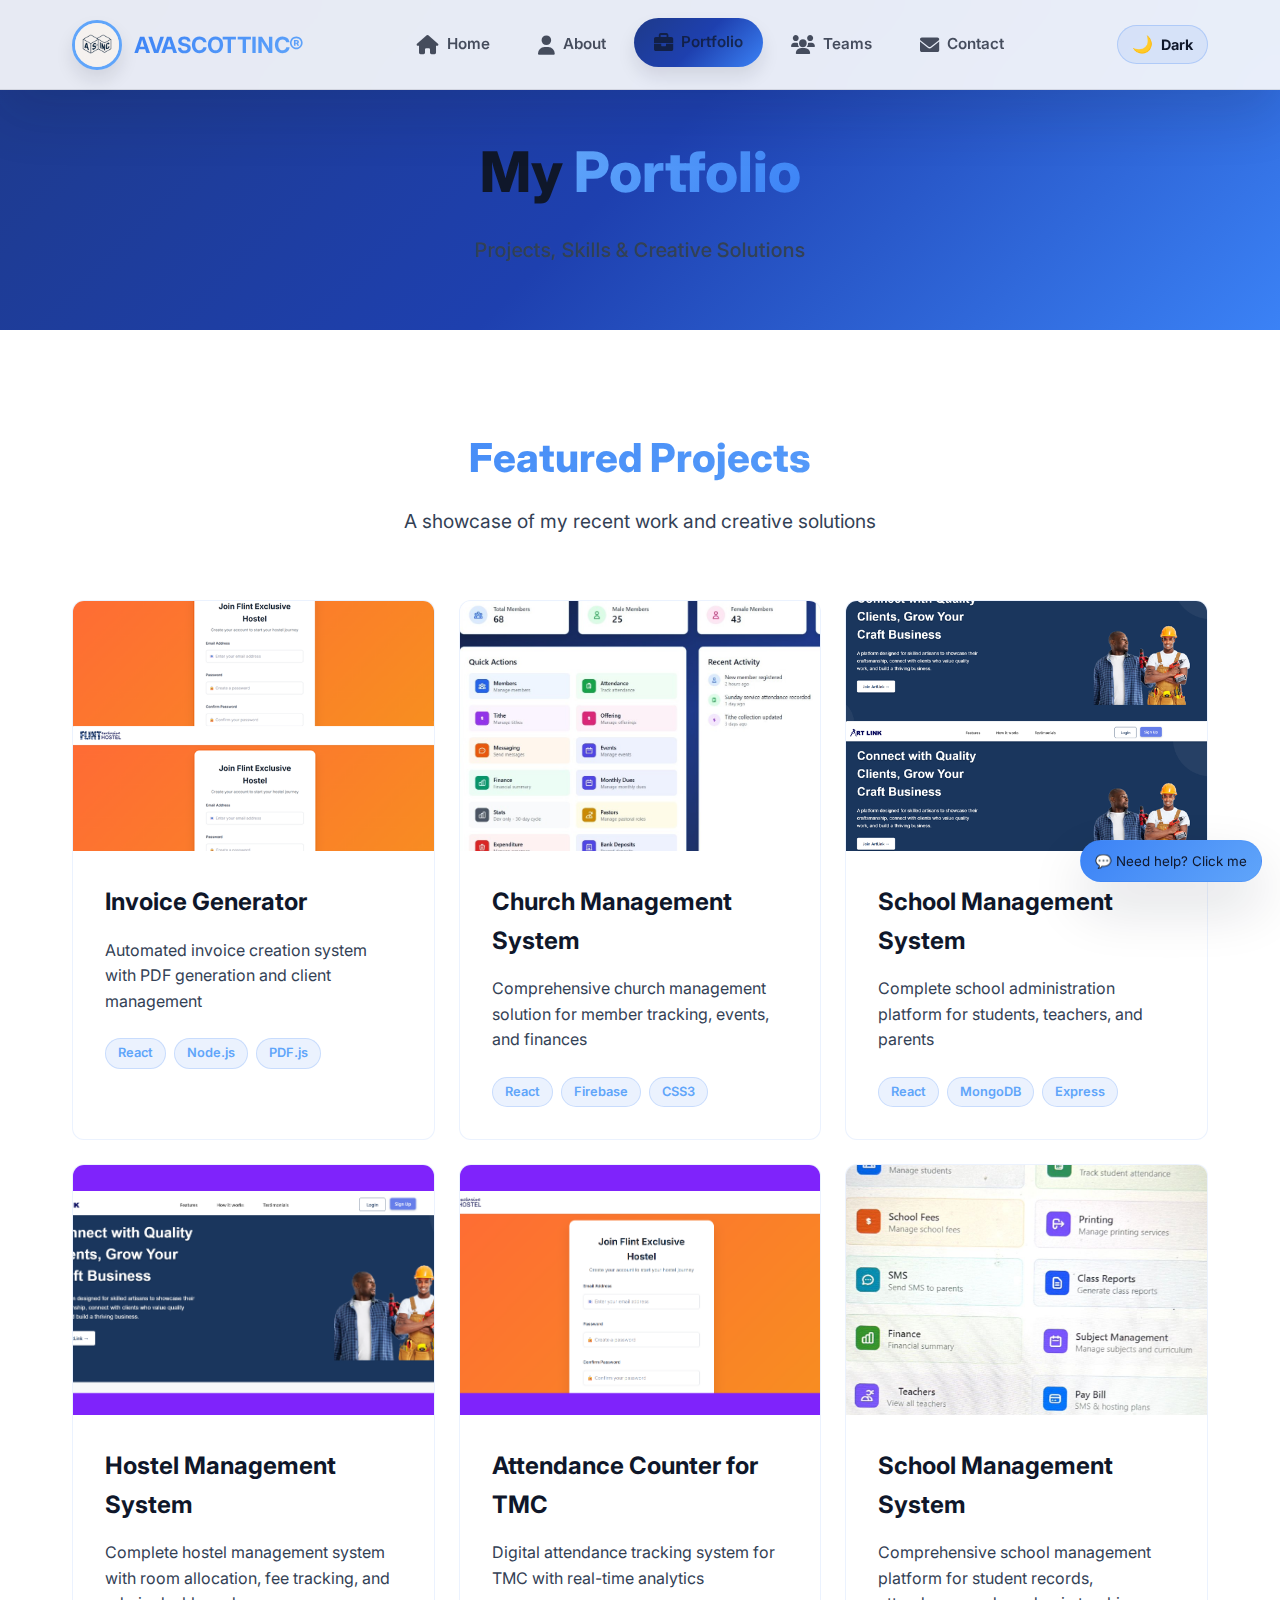
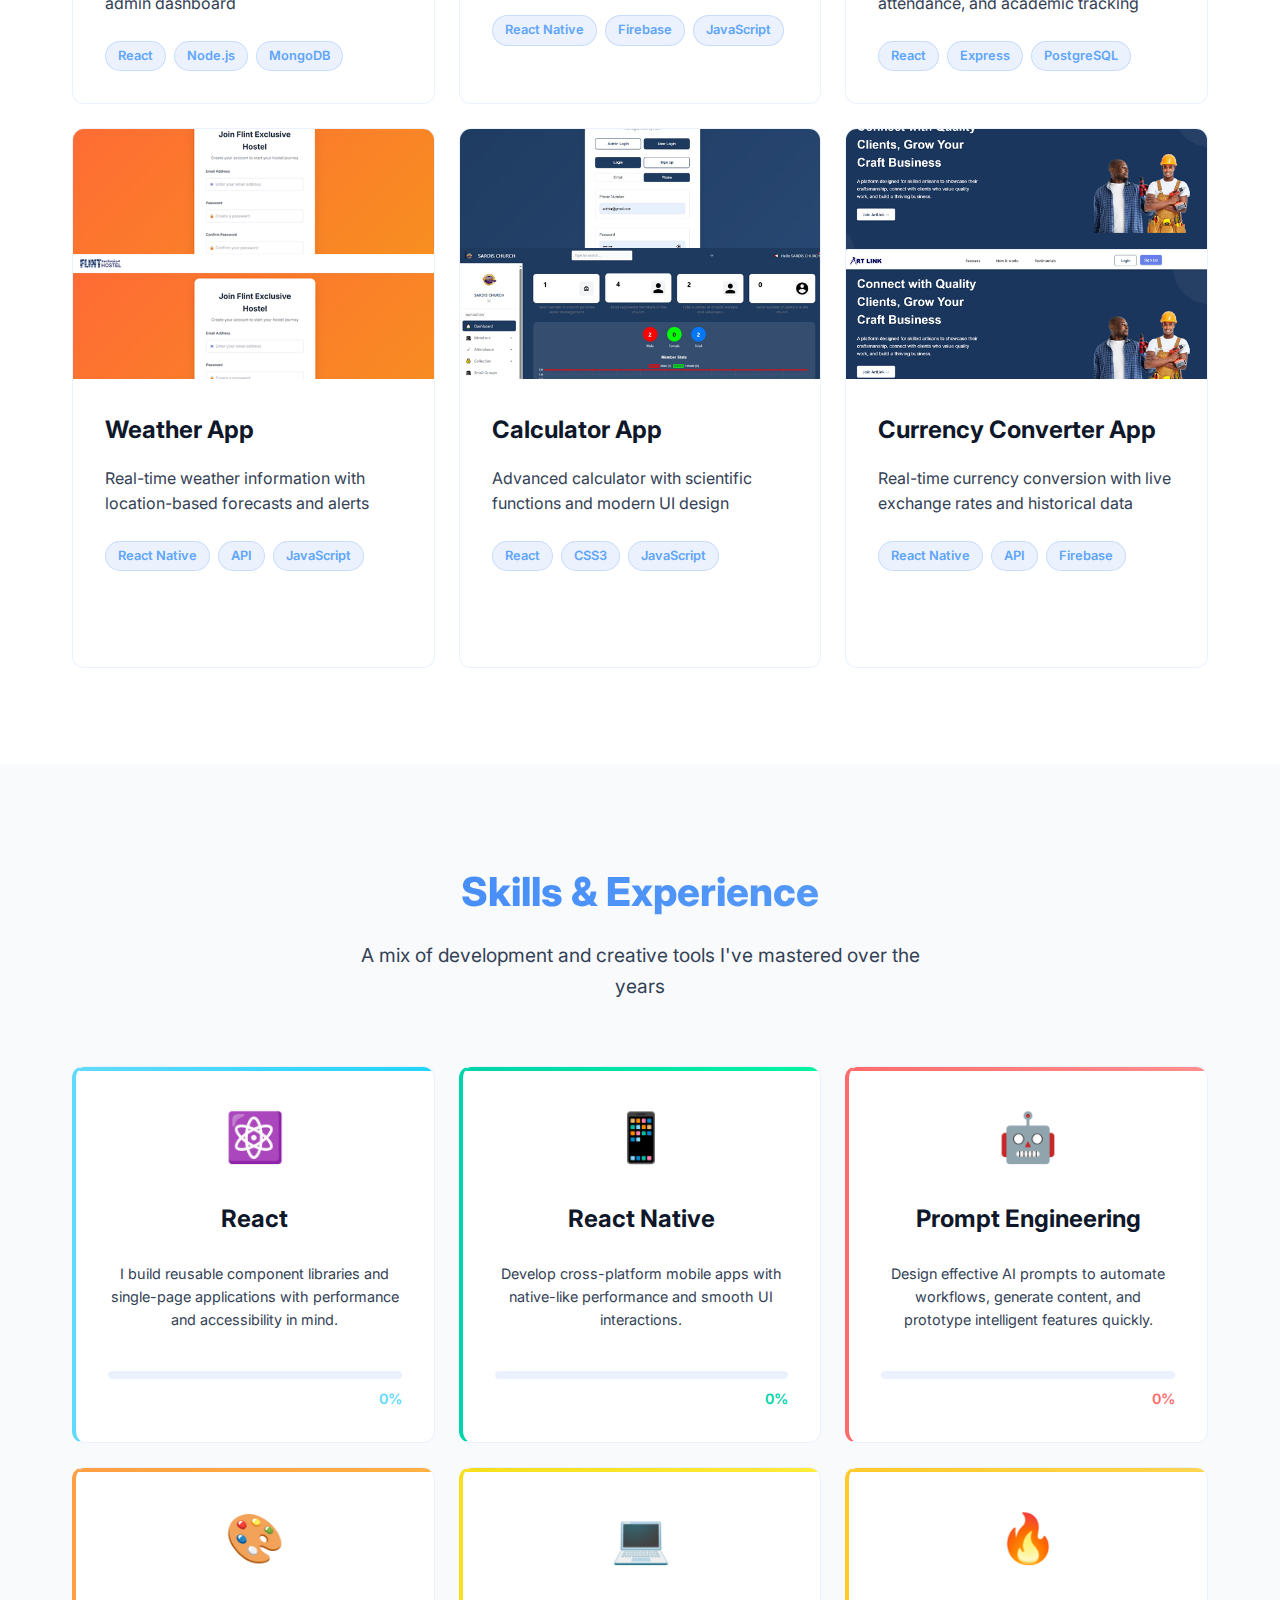
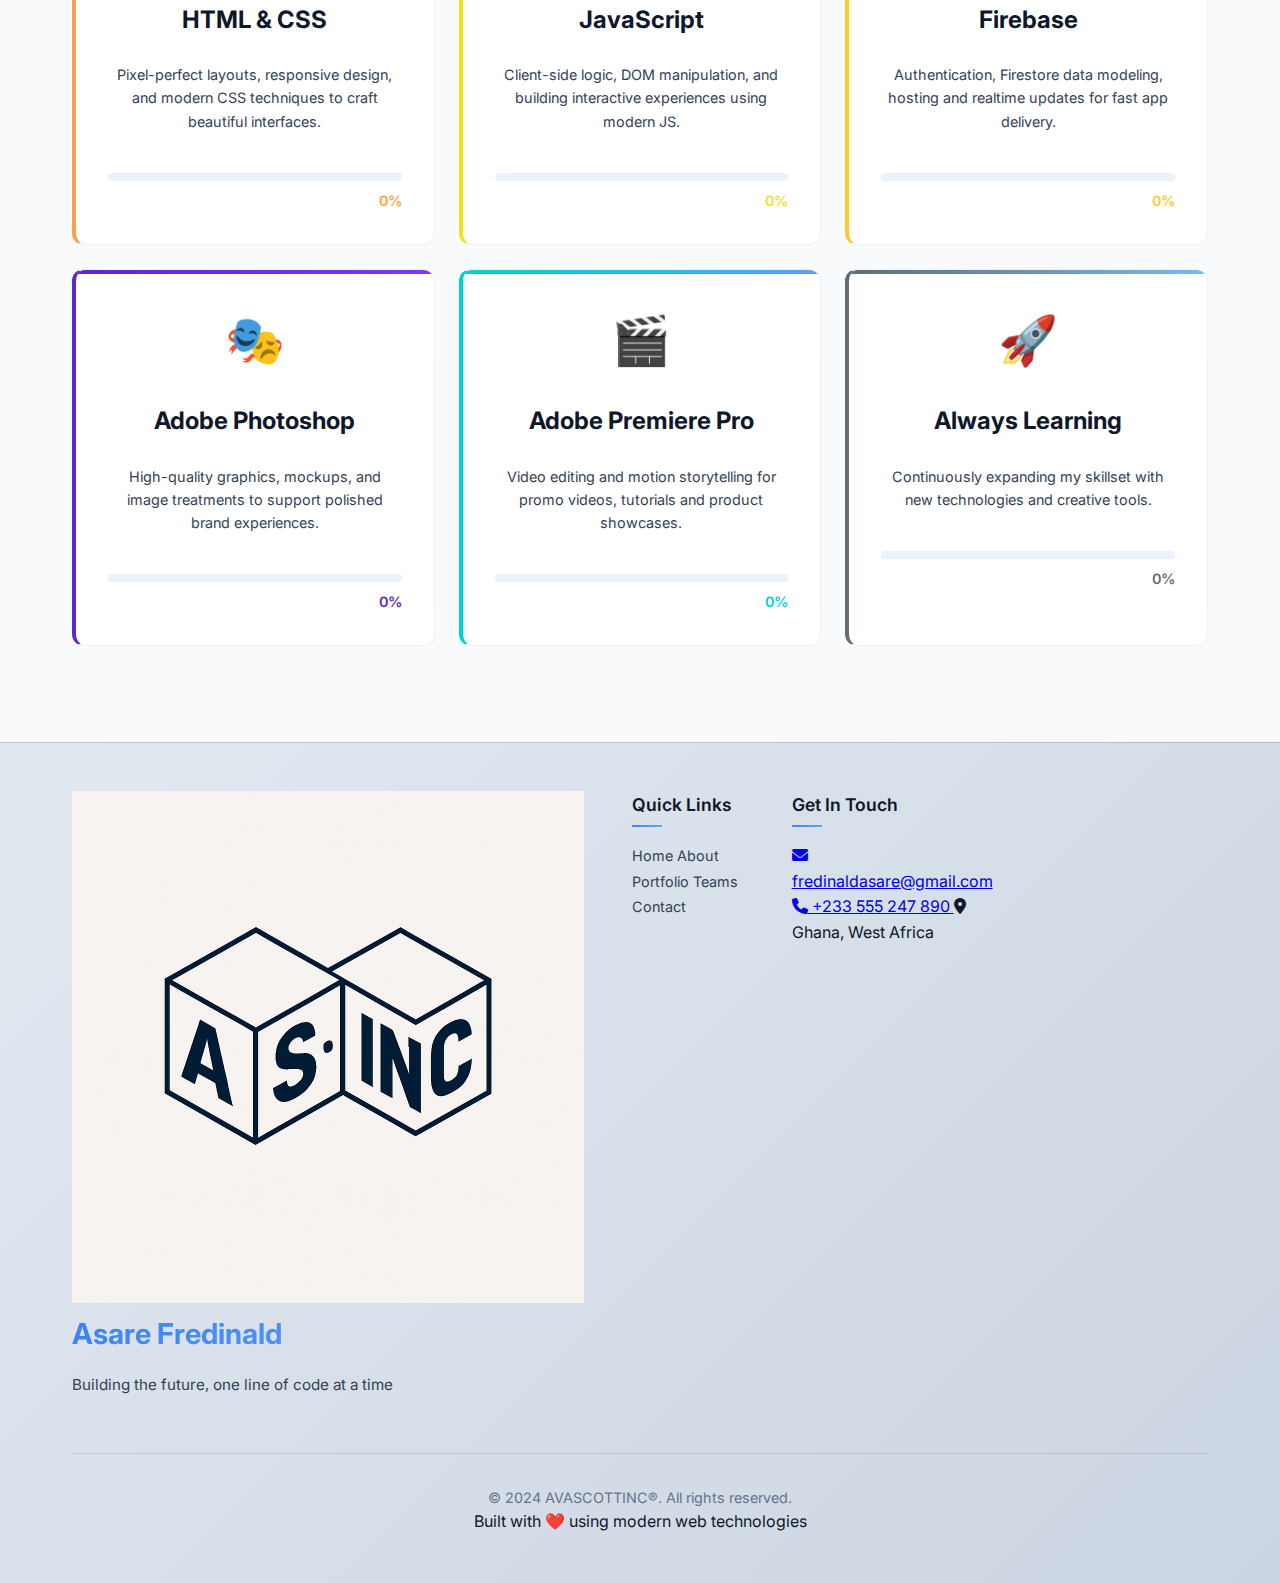
<file: portfolio.html>
<!DOCTYPE html>
<html lang="en">
<head>
    <meta charset="UTF-8">
    <meta name="viewport" content="width=device-width, initial-scale=1.0">
    <title>Portfolio - Asare Fredinald | CEO of AVASCOTT Group & AvaScottInc | Projects & Skills</title>
    <meta name="description" content="Explore Asare Fredinald's portfolio of projects and skills. CEO of AVASCOTT Group & AvaScottInc. Professional React & React Native Developer with projects including Invoice Generator, Church Management System, and more.">
    <meta name="keywords" content="Asare Fredinald, AVASCOTT, AvaScottInc, avascottinc, ava scott, fredinald, ava, Portfolio, Projects, React, React Native, JavaScript, Python, Firebase, Node.js, Ghana Developer, CEO, Professional Developer">
    <meta name="author" content="Asare Fredinald" />
    <meta name="robots" content="index, follow" />
    
    <!-- Open Graph / Facebook -->
    <meta property="og:type" content="website" />
    <meta property="og:url" content="https://avascottinc.com/portfolio.html" />
    <meta property="og:title" content="Portfolio - Asare Fredinald | CEO of AVASCOTT Group & AvaScottInc" />
    <meta property="og:description" content="Explore Asare Fredinald's portfolio of projects and skills. Professional React & React Native Developer and CEO of AVASCOTT Group." />
    <meta property="og:image" content="https://avascottinc.com/img/ava.png" />
    
    <!-- Twitter -->
    <meta property="twitter:card" content="summary_large_image" />
    <meta property="twitter:url" content="https://avascottinc.com/portfolio.html" />
    <meta property="twitter:title" content="Portfolio - Asare Fredinald | CEO of AVASCOTT Group & AvaScottInc" />
    <meta property="twitter:description" content="Professional React & React Native Developer portfolio with projects and skills showcase." />
    <meta property="twitter:image" content="https://avascottinc.com/img/ava.png" />
    
    <!-- Preconnect for performance -->
    <link rel="preconnect" href="https://fonts.googleapis.com">
    <link rel="preconnect" href="https://fonts.gstatic.com" crossorigin>
    
    <!-- Google Fonts -->
    <link href="https://fonts.googleapis.com/css2?family=Inter:wght@300;400;500;600;700;800&display=swap" rel="stylesheet">
    
    <!-- Font Awesome -->
    <link rel="stylesheet" href="https://cdnjs.cloudflare.com/ajax/libs/font-awesome/6.0.0/css/all.min.css">
    
    <!-- Styles -->
    <link rel="stylesheet" href="style.css">
    
    <!-- Favicon -->
    <link rel="icon" type="image/svg+xml" href="img/favicon.ico">
</head>
<body>
    <!-- Navigation -->
  <nav class="modern-nav">
    <div class="nav-container">
      <div class="nav-brand">
                <img src="avinc.png" alt="Logo" class="brand-logo">
                <span class="brand-text">AVASCOTTINC®</span>
      </div>
            
            <div class="nav-menu" id="navMenu">
        <a href="index.html" class="nav-item">
                    <i class="fas fa-home nav-icon"></i>
          <span class="nav-text">Home</span>
        </a>
                <a href="about.html" class="nav-item">
                    <i class="fas fa-user nav-icon"></i>
                    <span class="nav-text">About</span>
        </a>
        <a href="portfolio.html" class="nav-item active">
                    <i class="fas fa-briefcase nav-icon"></i>
          <span class="nav-text">Portfolio</span>
        </a>
                <a href="teams.html" class="nav-item">
                    <i class="fas fa-users nav-icon"></i>
                    <span class="nav-text">Teams</span>
                </a>
                <a href="index.html#contact" class="nav-item">
                    <i class="fas fa-envelope nav-icon"></i>
                    <span class="nav-text">Contact</span>
        </a>
      </div>
            <button class="theme-toggle-btn" id="themeToggle" type="button" aria-pressed="false" title="Switch to light mode">
                <span class="theme-icon">☀️</span>
                <span class="theme-text">Light</span>
            </button>
            
            <div class="nav-toggle" id="navToggle">
        <span></span>
        <span></span>
        <span></span>
      </div>
    </div>
  </nav>

    <!-- Portfolio Hero Section -->
    <section class="portfolio-hero">
        <div class="container">
            <div class="portfolio-hero-content">
                <h1 class="portfolio-hero-title">My <span class="gradient-text">Portfolio</span></h1>
                <p class="portfolio-hero-subtitle">Projects, Skills & Creative Solutions</p>
            </div>
        </div>
    </section>

    <!-- Projects Section -->
    <section class="projects-section">
        <div class="container">
            <div class="section-header">
                <h2 class="section-title">Featured Projects</h2>
                <p class="section-subtitle">A showcase of my recent work and creative solutions</p>
            </div>
            
            <div class="portfolio-grid portfolio-3x3">
                <!-- Project 1 -->
                <div class="portfolio-item project-card">
                    <div class="portfolio-image">
                        <img src="img/flint.png" alt="Invoice Generator">
                        <div class="portfolio-overlay">
                            <div class="portfolio-actions">
                                <a href="#" class="portfolio-link">View Details</a>
                                <a href="#" class="portfolio-demo">Live Demo</a>
                            </div>
                        </div>
                    </div>
                    <div class="portfolio-content">
          <h3>Invoice Generator</h3>
                        <p>Automated invoice creation system with PDF generation and client management</p>
                        <div class="portfolio-tech">
                            <span class="tech-tag">React</span>
                            <span class="tech-tag">Node.js</span>
                            <span class="tech-tag">PDF.js</span>
                        </div>
                    </div>
                </div>

                <!-- Project 2 -->
                <div class="portfolio-item project-card">
                    <div class="portfolio-image">
                        <img src="img/chms.jpg" alt="Church Management System">
                        <div class="portfolio-overlay">
                            <div class="portfolio-actions">
                                <a href="#" class="portfolio-link">View Details</a>
                                <a href="#" class="portfolio-demo">Live Demo</a>
                            </div>
                        </div>
                    </div>
                    <div class="portfolio-content">
                        <h3>Church Management System</h3>
                        <p>Comprehensive church management solution for member tracking, events, and finances</p>
                        <div class="portfolio-tech">
                            <span class="tech-tag">React</span>
                            <span class="tech-tag">Firebase</span>
                            <span class="tech-tag">CSS3</span>
                        </div>
                    </div>
                </div>

                <!-- Project 3 -->
                <div class="portfolio-item project-card">
                    <div class="portfolio-image">
                        <img src="img/artlink.png" alt="School Management System">
                        <div class="portfolio-overlay">
                            <div class="portfolio-actions">
                                <a href="#" class="portfolio-link">View Details</a>
                                <a href="#" class="portfolio-demo">Live Demo</a>
                            </div>
                        </div>
                    </div>
                    <div class="portfolio-content">
                        <h3>School Management System</h3>
                        <p>Complete school administration platform for students, teachers, and parents</p>
                        <div class="portfolio-tech">
                            <span class="tech-tag">React</span>
                            <span class="tech-tag">MongoDB</span>
                            <span class="tech-tag">Express</span>
                        </div>
                    </div>
                </div>

                <!-- Project 4 -->
                <div class="portfolio-item project-card">
                    <div class="portfolio-image">
                        <img src="img/slide.png" alt="Hostel Management System">
                        <div class="portfolio-overlay">
                            <div class="portfolio-actions">
                                <a href="#" class="portfolio-link">View Details</a>
                                <a href="#" class="portfolio-demo">Live Demo</a>
                            </div>
                        </div>
                    </div>
                    <div class="portfolio-content">
                        <h3>Hostel Management System</h3>
                        <p>Complete hostel management system with room allocation, fee tracking, and admin dashboard</p>
                        <div class="portfolio-tech">
                            <span class="tech-tag">React</span>
                            <span class="tech-tag">Node.js</span>
                            <span class="tech-tag">MongoDB</span>
                        </div>
                    </div>
                </div>

                <!-- Project 5 -->
                <div class="portfolio-item project-card">
                    <div class="portfolio-image">
                        <img src="img/slide1.png" alt="Attendance Counter for TMC">
                        <div class="portfolio-overlay">
                            <div class="portfolio-actions">
                                <a href="#" class="portfolio-link">View Details</a>
                                <a href="#" class="portfolio-demo">Live Demo</a>
                            </div>
                        </div>
                    </div>
                    <div class="portfolio-content">
                        <h3>Attendance Counter for TMC</h3>
                        <p>Digital attendance tracking system for TMC with real-time analytics</p>
                        <div class="portfolio-tech">
                            <span class="tech-tag">React Native</span>
                            <span class="tech-tag">Firebase</span>
                            <span class="tech-tag">JavaScript</span>
                        </div>
                    </div>
                </div>

                <!-- Project 6 -->
                <div class="portfolio-item project-card">
                    <div class="portfolio-image">
                        <img src="img/schms.jpg" alt="School Management System">
                        <div class="portfolio-overlay">
                            <div class="portfolio-actions">
                                <a href="#" class="portfolio-link">View Details</a>
                                <a href="#" class="portfolio-demo">Live Demo</a>
                            </div>
                        </div>
                    </div>
                    <div class="portfolio-content">
                        <h3>School Management System</h3>
                        <p>Comprehensive school management platform for student records, attendance, and academic tracking</p>
                        <div class="portfolio-tech">
                            <span class="tech-tag">React</span>
                            <span class="tech-tag">Express</span>
                            <span class="tech-tag">PostgreSQL</span>
                        </div>
                    </div>
                </div>

                <!-- Project 7 -->
                <div class="portfolio-item project-card">
                    <div class="portfolio-image">
                        <img src="img/flint.png" alt="Weather App">
                        <div class="portfolio-overlay">
                            <div class="portfolio-actions">
                                <a href="#" class="portfolio-link">View Details</a>
                                <a href="#" class="portfolio-demo">Live Demo</a>
                            </div>
                        </div>
                    </div>
                    <div class="portfolio-content">
          <h3>Weather App</h3>
                        <p>Real-time weather information with location-based forecasts and alerts</p>
                        <div class="portfolio-tech">
                            <span class="tech-tag">React Native</span>
                            <span class="tech-tag">API</span>
                            <span class="tech-tag">JavaScript</span>
                        </div>
                    </div>
                </div>

                <!-- Project 8 -->
                <div class="portfolio-item project-card">
                    <div class="portfolio-image">
                        <img src="img/chum.png" alt="Calculator App">
                        <div class="portfolio-overlay">
                            <div class="portfolio-actions">
                                <a href="#" class="portfolio-link">View Details</a>
                                <a href="#" class="portfolio-demo">Live Demo</a>
                            </div>
                        </div>
                    </div>
                    <div class="portfolio-content">
                        <h3>Calculator App</h3>
                        <p>Advanced calculator with scientific functions and modern UI design</p>
                        <div class="portfolio-tech">
                            <span class="tech-tag">React</span>
                            <span class="tech-tag">CSS3</span>
                            <span class="tech-tag">JavaScript</span>
                        </div>
                    </div>
                </div>

                <!-- Project 9 -->
                <div class="portfolio-item project-card">
                    <div class="portfolio-image">
                        <img src="img/artlink.png" alt="Currency Converter App">
                        <div class="portfolio-overlay">
                            <div class="portfolio-actions">
                                <a href="#" class="portfolio-link">View Details</a>
                                <a href="#" class="portfolio-demo">Live Demo</a>
                            </div>
                        </div>
                    </div>
                    <div class="portfolio-content">
                        <h3>Currency Converter App</h3>
                        <p>Real-time currency conversion with live exchange rates and historical data</p>
                        <div class="portfolio-tech">
                            <span class="tech-tag">React Native</span>
                            <span class="tech-tag">API</span>
                            <span class="tech-tag">Firebase</span>
                        </div>
                    </div>
                </div>
            </div>
        </div>
    </section>

    <!-- Skills & Experience Section -->
    <section class="skills-experience-section">
        <div class="container">
            <div class="section-header">
                <h2 class="section-title">Skills & Experience</h2>
                <p class="section-subtitle">A mix of development and creative tools I've mastered over the years</p>
            </div>
            
            <div class="portfolio-grid portfolio-3x3">
                <!-- Skill 1 -->
                <div class="portfolio-item skill-card skill-react">
                    <div class="skill-card-content">
                        <div class="skill-icon">⚛️</div>
                        <h3>React</h3>
                        <p>I build reusable component libraries and single-page applications with performance and accessibility in mind.</p>
                        <div class="skill-level">
                            <div class="skill-bar">
                                <div class="skill-progress" data-width="70"></div>
                            </div>
                            <span class="skill-percentage">0%</span>
                        </div>
                    </div>
                </div>

                <!-- Skill 2 -->
                <div class="portfolio-item skill-card skill-react-native">
                    <div class="skill-card-content">
                        <div class="skill-icon">📱</div>
                        <h3>React Native</h3>
                        <p>Develop cross-platform mobile apps with native-like performance and smooth UI interactions.</p>
                        <div class="skill-level">
                            <div class="skill-bar">
                                <div class="skill-progress" data-width="65"></div>
                            </div>
                            <span class="skill-percentage">0%</span>
                        </div>
                    </div>
                </div>

                <!-- Skill 3 -->
                <div class="portfolio-item skill-card skill-prompt-engineering">
                    <div class="skill-card-content">
                        <div class="skill-icon">🤖</div>
                        <h3>Prompt Engineering</h3>
                        <p>Design effective AI prompts to automate workflows, generate content, and prototype intelligent features quickly.</p>
                        <div class="skill-level">
                            <div class="skill-bar">
                                <div class="skill-progress" data-width="80"></div>
                            </div>
                            <span class="skill-percentage">0%</span>
                        </div>
                    </div>
                </div>

                <!-- Skill 4 -->
                <div class="portfolio-item skill-card skill-html-css">
                    <div class="skill-card-content">
                        <div class="skill-icon">🎨</div>
                        <h3>HTML & CSS</h3>
                        <p>Pixel-perfect layouts, responsive design, and modern CSS techniques to craft beautiful interfaces.</p>
                        <div class="skill-level">
                            <div class="skill-bar">
                                <div class="skill-progress" data-width="90"></div>
                            </div>
                            <span class="skill-percentage">0%</span>
                        </div>
                    </div>
                </div>

                <!-- Skill 5 -->
                <div class="portfolio-item skill-card skill-javascript">
                    <div class="skill-card-content">
                        <div class="skill-icon">💻</div>
                        <h3>JavaScript</h3>
                        <p>Client-side logic, DOM manipulation, and building interactive experiences using modern JS.</p>
                        <div class="skill-level">
                            <div class="skill-bar">
                                <div class="skill-progress" data-width="60"></div>
                            </div>
                            <span class="skill-percentage">0%</span>
                        </div>
                    </div>
                </div>

                <!-- Skill 6 -->
                <div class="portfolio-item skill-card skill-firebase">
                    <div class="skill-card-content">
                        <div class="skill-icon">🔥</div>
                        <h3>Firebase</h3>
                        <p>Authentication, Firestore data modeling, hosting and realtime updates for fast app delivery.</p>
                        <div class="skill-level">
                            <div class="skill-bar">
                                <div class="skill-progress" data-width="70"></div>
                            </div>
                            <span class="skill-percentage">0%</span>
                        </div>
                    </div>
                </div>

                <!-- Skill 7 -->
                <div class="portfolio-item skill-card skill-photoshop">
                    <div class="skill-card-content">
                        <div class="skill-icon">🎭</div>
                        <h3>Adobe Photoshop</h3>
                        <p>High-quality graphics, mockups, and image treatments to support polished brand experiences.</p>
                        <div class="skill-level">
                            <div class="skill-bar">
                                <div class="skill-progress" data-width="90"></div>
                            </div>
                            <span class="skill-percentage">0%</span>
                        </div>
                    </div>
                </div>

                <!-- Skill 8 -->
                <div class="portfolio-item skill-card skill-premiere">
                    <div class="skill-card-content">
                        <div class="skill-icon">🎬</div>
                        <h3>Adobe Premiere Pro</h3>
                        <p>Video editing and motion storytelling for promo videos, tutorials and product showcases.</p>
                        <div class="skill-level">
                            <div class="skill-bar">
                                <div class="skill-progress" data-width="85"></div>
                            </div>
                            <span class="skill-percentage">0%</span>
                        </div>
                    </div>
                </div>

                <!-- Skill 9 - Empty space for balance -->
                <div class="portfolio-item skill-card skill-placeholder">
                    <div class="skill-card-content">
                        <div class="skill-icon">🚀</div>
                        <h3>Always Learning</h3>
                        <p>Continuously expanding my skillset with new technologies and creative tools.</p>
                        <div class="skill-level">
                            <div class="skill-bar">
                                <div class="skill-progress" data-width="100"></div>
                            </div>
                            <span class="skill-percentage">0%</span>
                        </div>
                    </div>
                </div>
      </div>
    </div>
  </section>

  <!-- Footer -->
  <footer class="modern-footer">
        <div class="container">
      <div class="footer-content">
                <div class="footer-brand">
                    <img src="avinc.png" alt="Logo" class="footer-logo">
          <h3 class="footer-title">Asare Fredinald</h3>
                    <p class="footer-description">Building the future, one line of code at a time</p>
        </div>
        
                <div class="footer-links">
          <h4 class="footer-subtitle">Quick Links</h4>
                    <a href="index.html" class="footer-link">Home</a>
                    <a href="about.html" class="footer-link">About</a>
                    <a href="portfolio.html" class="footer-link">Portfolio</a>
                    <a href="teams.html" class="footer-link">Teams</a>
                    <a href="index.html#contact" class="footer-link">Contact</a>
        </div>
        
                <div class="footer-contact">
                    <h4 class="footer-subtitle">Get In Touch</h4>
          <div class="contact-info">
                        <a href="mailto:fredinaldasare@gmail.com" class="contact-link">
                            <i class="fas fa-envelope"></i>
                            fredinaldasare@gmail.com
                        </a>
                        <a href="tel:+233555247890" class="contact-link">
                            <i class="fas fa-phone"></i>
                            +233 555 247 890
                        </a>
                        <span class="contact-text">
                            <i class="fas fa-map-marker-alt"></i>
                            Ghana, West Africa
                        </span>
          </div>
        </div>
      </div>
      
      <div class="footer-bottom">
                <p class="copyright">&copy; 2024 AVASCOTTINC®. All rights reserved.</p>
                <p class="built-with">Built with ❤️ using modern web technologies</p>
      </div>
    </div>
  </footer>

    <!-- Assistant floating helper -->
    <button class="assistant" id="assistantBtn" aria-label="Need help?">💬 Need help? Click me</button>

    <!-- Assistant modal -->
    <div class="assistant-modal" id="assistantModal" aria-hidden="true">
        <div class="assistant-modal-content">
            <button class="assistant-close" id="assistantClose">×</button>
            <h3>AI Assistant</h3>
            <p>Hi! I'm your AI assistant. Ask me anything about our services, projects, or company!</p>
            <div class="assistant-actions">
                <button class="btn primary" onclick="askAI('What services do you offer?')">Our Services</button>
                <button class="btn secondary" onclick="askAI('Tell me about your projects')">Our Projects</button>
                <button class="btn secondary" onclick="askAI('What technologies do you use?')">Technologies</button>
                <button class="btn secondary" onclick="askAI('How can I contact you?')">Contact Info</button>
            </div>
            <div id="ai-response" style="margin-top: 1rem; padding: 1rem; background: var(--navy-surface); border-radius: 8px; display: none;"></div>
        </div>
    </div>

    <!-- Scripts -->
  <script src="script.js"></script>
</body>
</html>
</file>
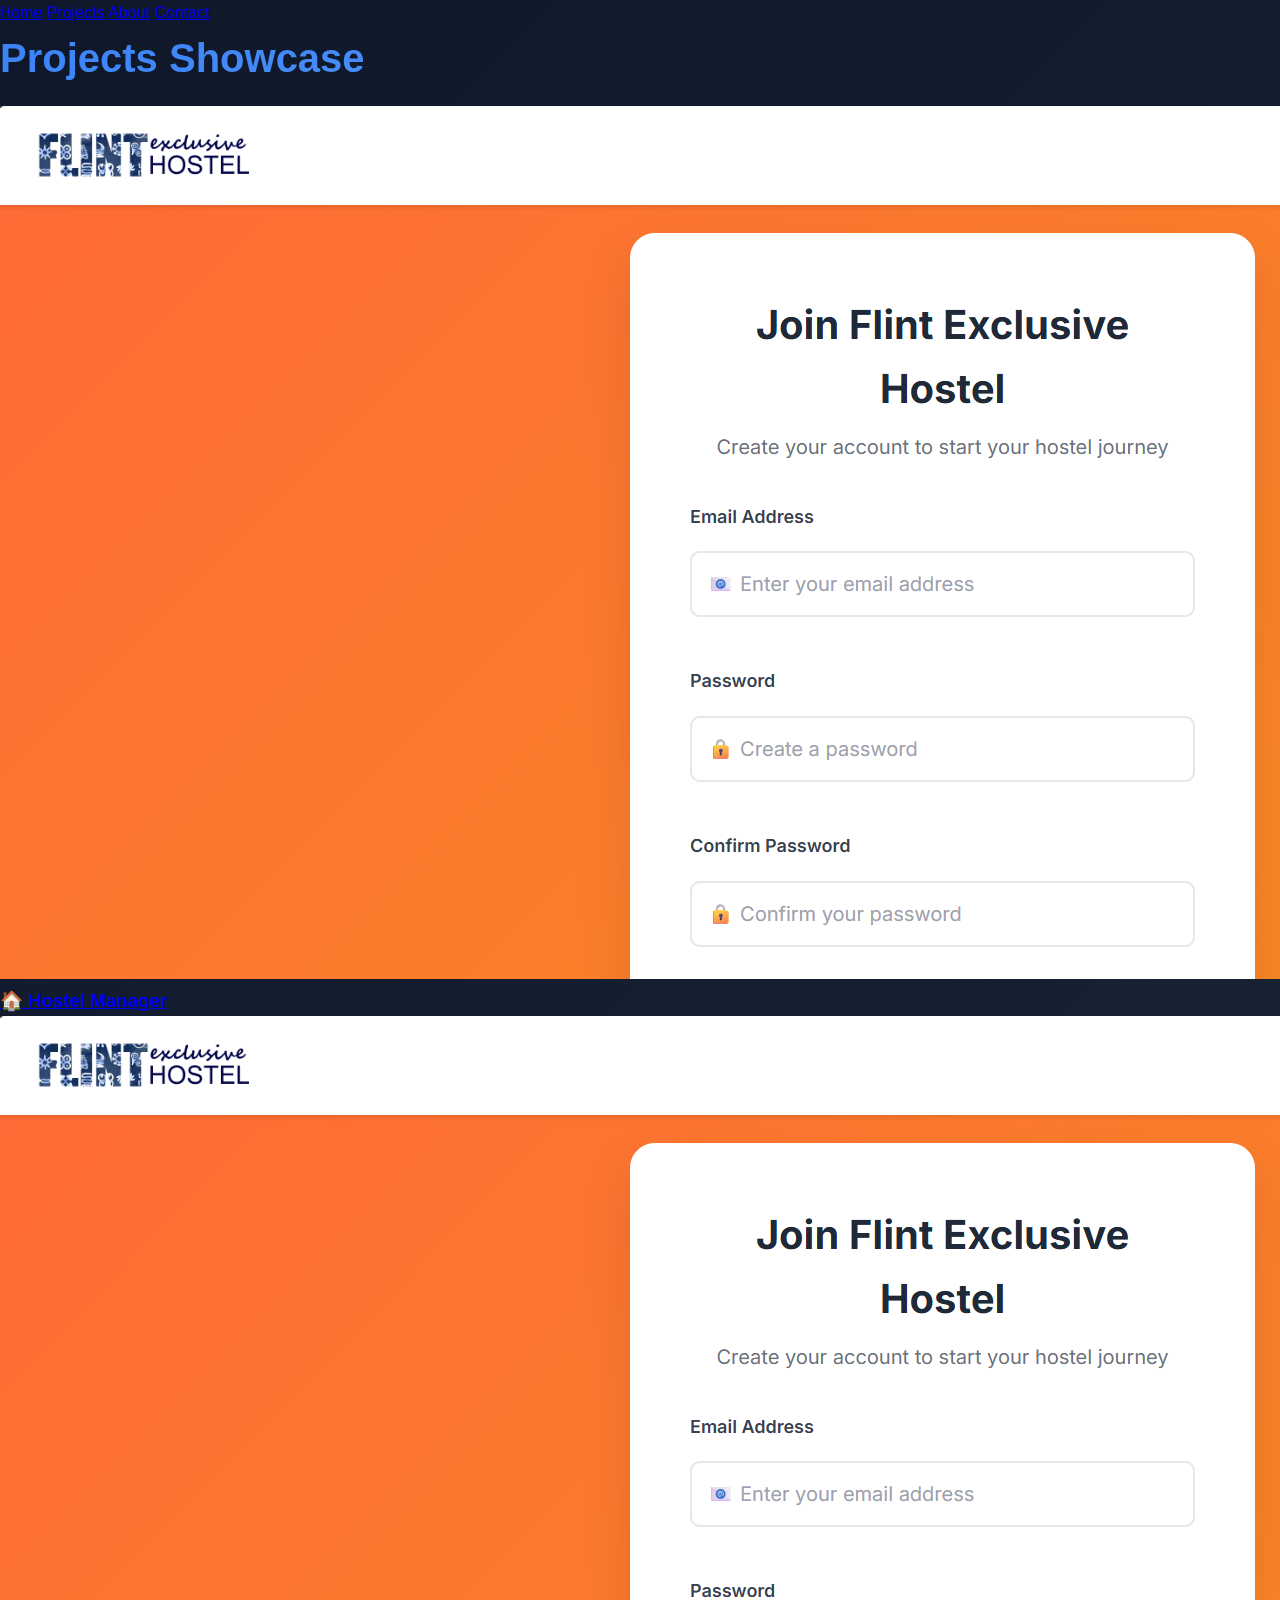
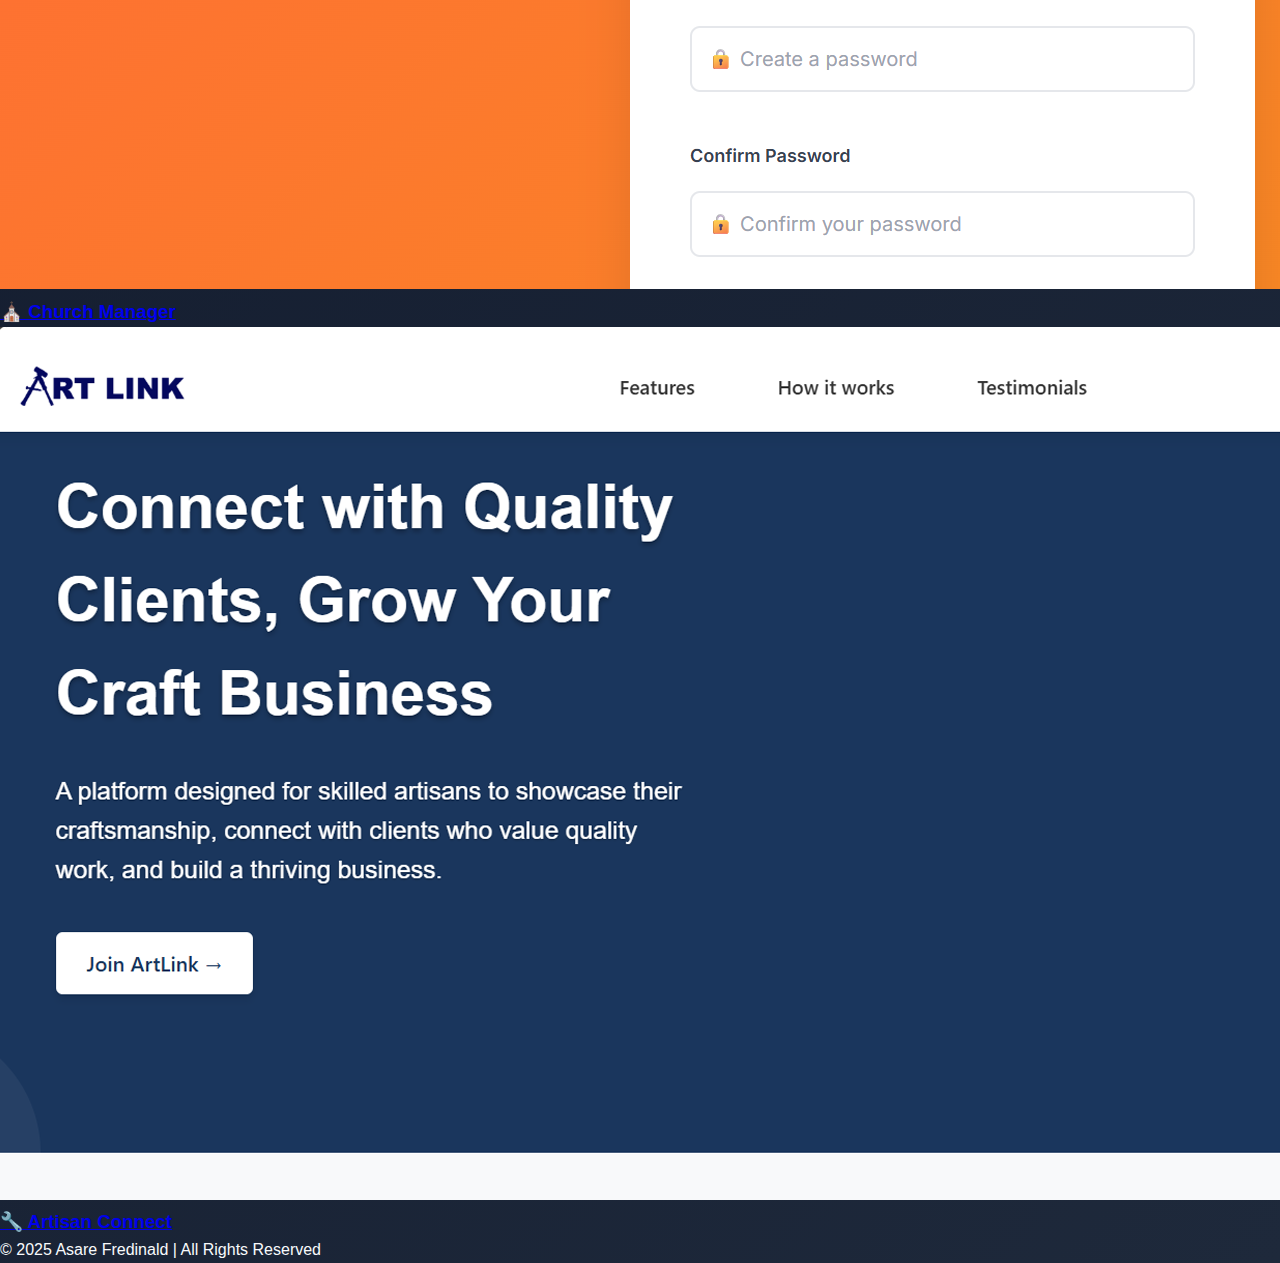
<file: projects.html>
<!DOCTYPE html>
<html lang="en">
<head>
  <meta charset="UTF-8">
  <meta name="viewport" content="width=device-width, initial-scale=1.0">
  <title>My Projects</title>
  <link rel="stylesheet" href="style.css">
  <link rel="icon" href="logo.svg" type="image/png" />
</head>
<body>
  <header>
  <nav>
    <a href="index.html">Home</a>
    <a href="projects.html">Projects</a>
    <a href="about.html">About</a>
    <a href="contact.html">Contact</a>
  </nav>
</header>


  <section class="section">
    <h2 class="section-title">Projects Showcase</h2>
    <div class="projects-grid">
      
      <!-- Hostel Manager -->
      <a href="https://your-link-to-hostel-project.com" target="_blank" class="project-card">
        <img src="flint.png" alt="Hostel Manager">
        <h3>🏠 Hostel Manager</h3>
      </a>

      <!-- Church Manager -->
      <a href="https://your-link-to-church-project.com" target="_blank" class="project-card">
        <img src="flint.png" alt="Church Manager">
        <h3>⛪ Church Manager</h3>
      </a>

      <!-- Artisan Connect -->
      <a href="https://your-link-to-artisan-connect.com" target="_blank" class="project-card">
        <img src="artlink.png" alt="Artisan Connect">
        <h3>🔧 Artisan Connect</h3>
      </a>

    </div>
  </section>

  <footer>
    <p>&copy; 2025 Asare Fredinald | All Rights Reserved</p>
  </footer>
</body>
</html>
</file>
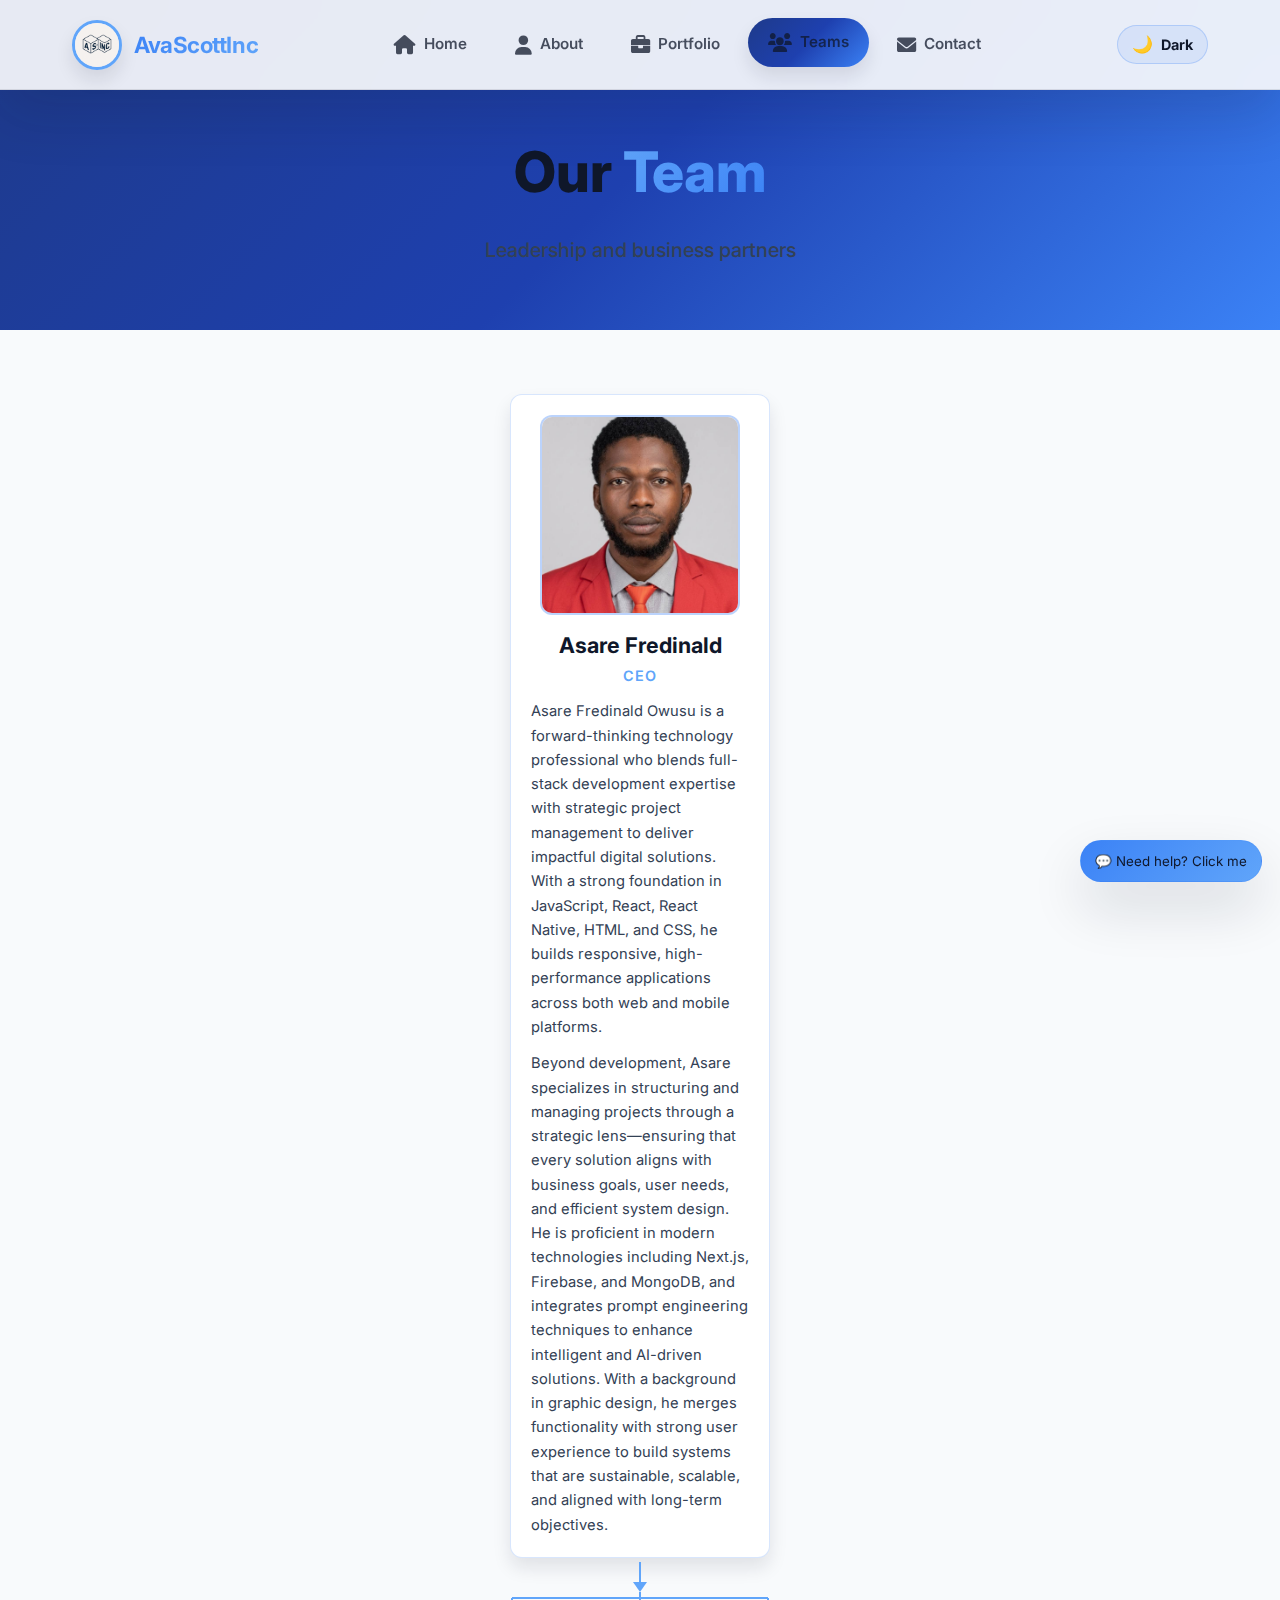
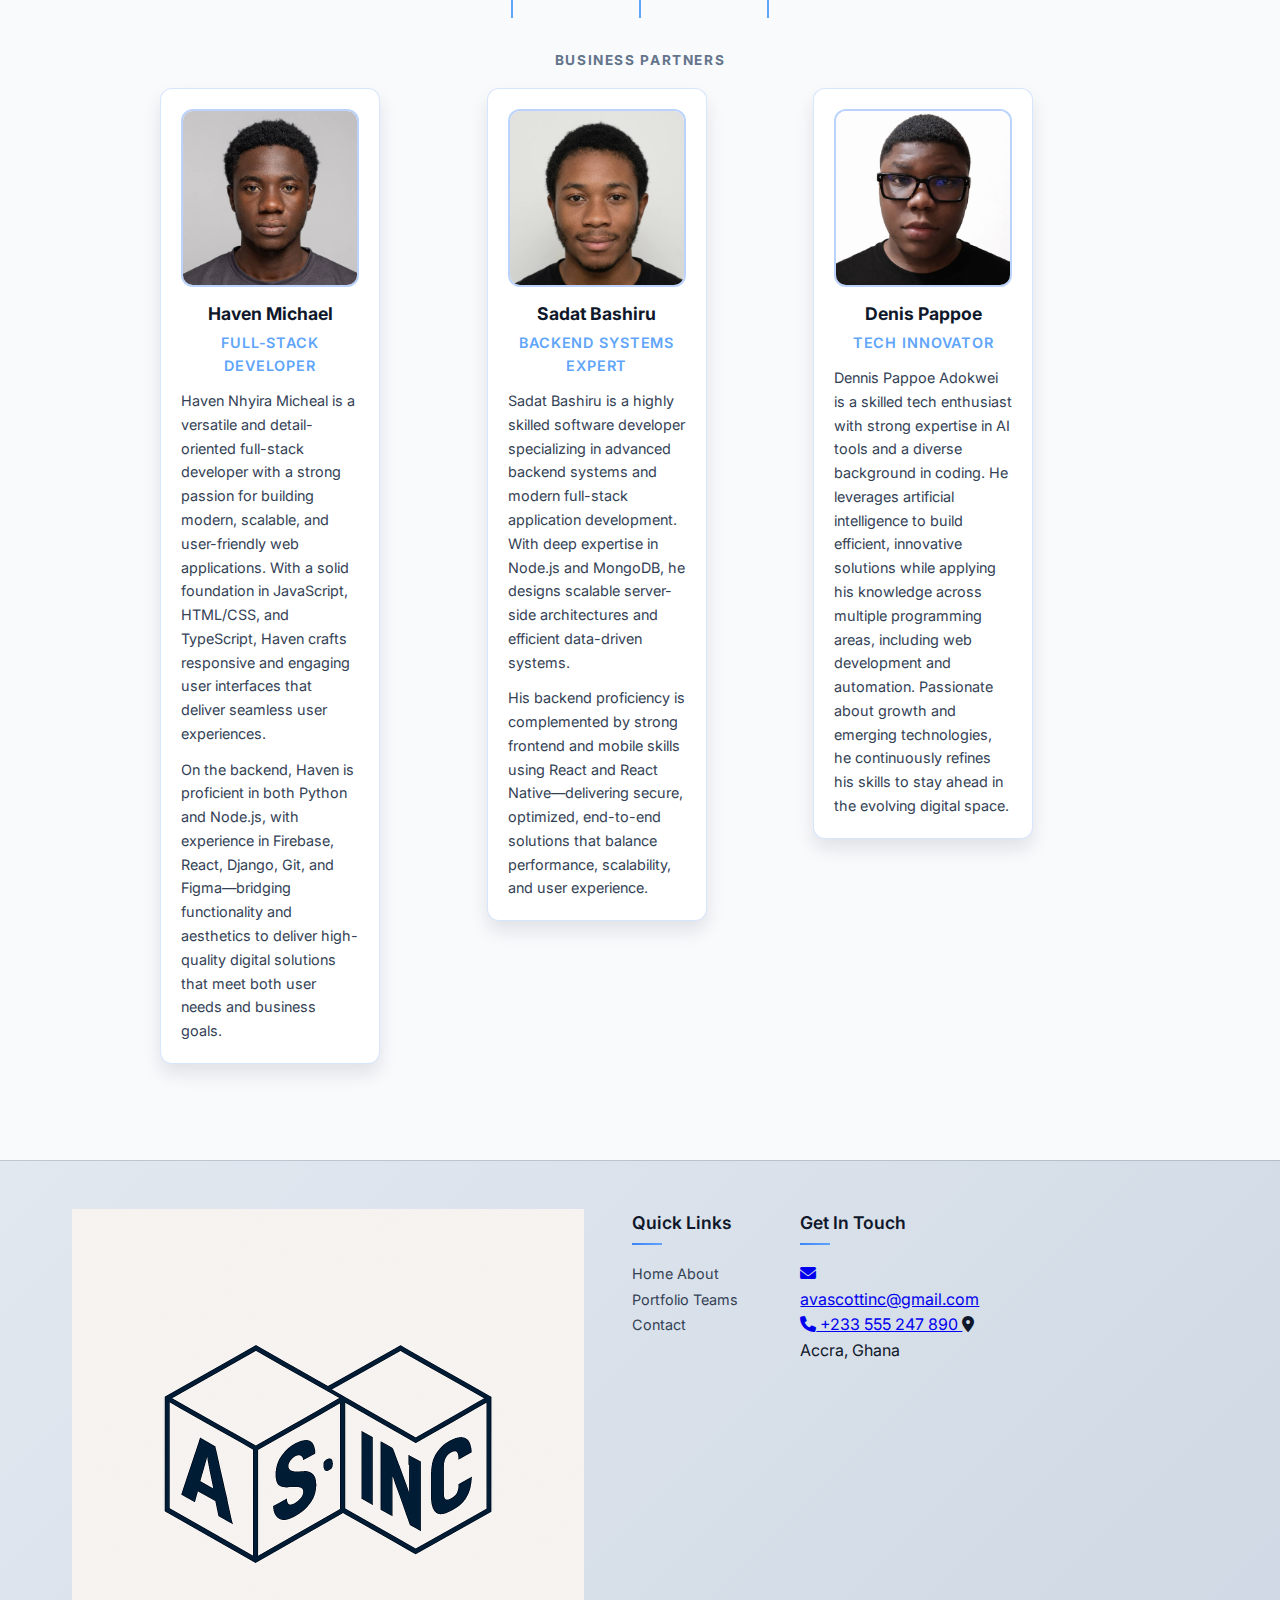
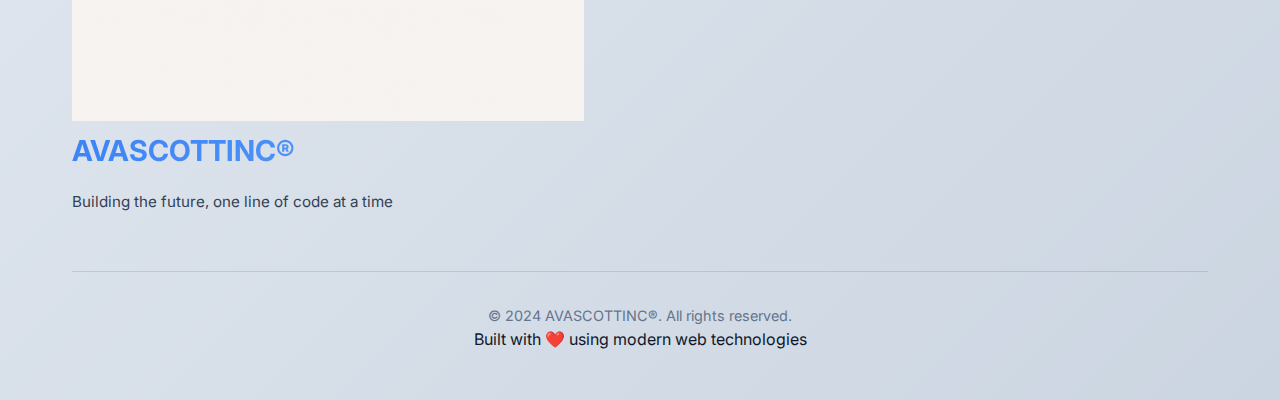
<file: teams.html>
<!DOCTYPE html>
<html lang="en">
<head>
    <meta charset="UTF-8">
    <meta name="viewport" content="width=device-width, initial-scale=1.0">
    <title>Teams — Asare Fredinald | AVASCOTT Group & AvaScottInc</title>
    <meta name="description" content="Meet the AVASCOTT leadership and business partners: Asare Fredinald and the business partners team.">
    <meta name="robots" content="index, follow" />
    <link rel="preconnect" href="https://fonts.googleapis.com">
    <link rel="preconnect" href="https://fonts.gstatic.com" crossorigin>
    <link href="https://fonts.googleapis.com/css2?family=Inter:wght@300;400;500;600;700;800&display=swap" rel="stylesheet">
    <link rel="stylesheet" href="https://cdnjs.cloudflare.com/ajax/libs/font-awesome/6.0.0/css/all.min.css">
    <link rel="stylesheet" href="style.css">
    <link rel="icon" type="image/svg+xml" href="img/favicon.ico">
</head>
<body>
    <nav class="modern-nav">
        <div class="nav-container">
            <div class="nav-brand">
                <img src="avinc.png" alt="Logo" class="brand-logo">
                <span class="brand-text">AvaScottInc</span>
            </div>
            <div class="nav-menu" id="navMenu">
                <a href="index.html" class="nav-item">
                    <i class="fas fa-home nav-icon"></i>
                    <span class="nav-text">Home</span>
                </a>
                <a href="about.html" class="nav-item">
                    <i class="fas fa-user nav-icon"></i>
                    <span class="nav-text">About</span>
                </a>
                <a href="portfolio.html" class="nav-item">
                    <i class="fas fa-briefcase nav-icon"></i>
                    <span class="nav-text">Portfolio</span>
                </a>
                <a href="teams.html" class="nav-item active">
                    <i class="fas fa-users nav-icon"></i>
                    <span class="nav-text">Teams</span>
                </a>
                <a href="index.html#contact" class="nav-item">
                    <i class="fas fa-envelope nav-icon"></i>
                    <span class="nav-text">Contact</span>
                </a>
            </div>
            <button class="theme-toggle-btn" id="themeToggle" type="button" aria-pressed="false" title="Switch to light mode">
                <span class="theme-icon">☀️</span>
                <span class="theme-text">Light</span>
            </button>
            <div class="nav-toggle" id="navToggle">
                <span></span>
                <span></span>
                <span></span>
            </div>
        </div>
    </nav>

    <section class="about-hero">
        <div class="container">
            <div class="about-hero-content">
                <h1 class="about-hero-title">Our <span class="gradient-text">Team</span></h1>
                <p class="about-hero-subtitle">Leadership and business partners</p>
            </div>
        </div>
    </section>

    <section class="teams-organogram-section" aria-label="Team organogram">
        <div class="container">
            <div class="organogram">
                <div class="org-level org-level-head">
                    <article class="org-card org-card-head">
                        <div class="org-photo-wrap">
                            <picture>
                                <source srcset="img/fredinald-asare-avascott.jpg" type="image/jpeg">
                                <img class="org-photo" src="img/fredinald-asare-avascott.jpg" alt="Portrait of Asare Fredinald" width="200" height="200" loading="eager">
                            </picture>
                        </div>
                        <h2 class="org-name">Asare Fredinald</h2>
                        <p class="org-role">CEO</p>
                        <p class="org-bio">
                            Asare Fredinald Owusu is a forward-thinking technology professional who blends full-stack development expertise with strategic project management to deliver impactful digital solutions. With a strong foundation in JavaScript, React, React Native, HTML, and CSS, he builds responsive, high-performance applications across both web and mobile platforms.
                        </p>
                        <p class="org-bio">
                            Beyond development, Asare specializes in structuring and managing projects through a strategic lens—ensuring that every solution aligns with business goals, user needs, and efficient system design. He is proficient in modern technologies including Next.js, Firebase, and MongoDB, and integrates prompt engineering techniques to enhance intelligent and AI-driven solutions. With a background in graphic design, he merges functionality with strong user experience to build systems that are sustainable, scalable, and aligned with long-term objectives.
                        </p>
                    </article>
                </div>

                <div class="org-connector" aria-hidden="true">
                    <svg class="org-connector-svg" viewBox="0 0 400 72" preserveAspectRatio="xMidYMin meet">
                        <line x1="200" y1="0" x2="200" y2="20" stroke="currentColor" stroke-width="2" stroke-linecap="round"/>
                        <polygon points="200,30 193,20 207,20" fill="currentColor"/>
                        <line x1="200" y1="30" x2="200" y2="36" stroke="currentColor" stroke-width="2"/>
                        <line x1="72" y1="36" x2="328" y2="36" stroke="currentColor" stroke-width="2"/>
                        <line x1="72" y1="36" x2="72" y2="56" stroke="currentColor" stroke-width="2"/>
                        <line x1="200" y1="36" x2="200" y2="56" stroke="currentColor" stroke-width="2"/>
                        <line x1="328" y1="36" x2="328" y2="56" stroke="currentColor" stroke-width="2"/>
                    </svg>
                </div>

                <p class="org-section-label">Business partners</p>

                <div class="org-level org-level-partners">
                    <article class="org-card org-card-partner">
                        <div class="org-photo-wrap">
                            <picture>
                                <source srcset="img/haven.jpg" type="image/jpeg">
                                <img class="org-photo" src="img/haven.png" alt="Portrait of Haven Michael" width="180" height="180" loading="lazy">
                            </picture>
                        </div>
                        <h3 class="org-name">Haven Michael</h3>
                        <p class="org-role">Full-Stack Developer</p>
                        <p class="org-bio">
                            Haven Nhyira Micheal is a versatile and detail-oriented full-stack developer with a strong passion for building modern, scalable, and user-friendly web applications. With a solid foundation in JavaScript, HTML/CSS, and TypeScript, Haven crafts responsive and engaging user interfaces that deliver seamless user experiences.
                        </p>
                        <p class="org-bio">
                            On the backend, Haven is proficient in both Python and Node.js, with experience in Firebase, React, Django, Git, and Figma—bridging functionality and aesthetics to deliver high-quality digital solutions that meet both user needs and business goals.
                        </p>
                    </article>
                    <article class="org-card org-card-partner">
                        <div class="org-photo-wrap">
                            <picture>
                                <source srcset="img/sadat.jpg" type="image/jpeg">
                                <img class="org-photo" src="img/sadat.jpg" alt="Portrait of Sadat Bashiru" width="180" height="180" loading="lazy">
                            </picture>
                        </div>
                        <h3 class="org-name">Sadat Bashiru</h3>
                        <p class="org-role">Backend Systems Expert</p>
                        <p class="org-bio">
                            Sadat Bashiru is a highly skilled software developer specializing in advanced backend systems and modern full-stack application development. With deep expertise in Node.js and MongoDB, he designs scalable server-side architectures and efficient data-driven systems.
                        </p>
                        <p class="org-bio">
                            His backend proficiency is complemented by strong frontend and mobile skills using React and React Native—delivering secure, optimized, end-to-end solutions that balance performance, scalability, and user experience.
                        </p>
                    </article>
                    <article class="org-card org-card-partner">
                        <div class="org-photo-wrap">
                            <picture>
                                <source srcset="img/dennis.jpg" type="image/jpeg">
                                <img class="org-photo" src="img/dennis.jpg" alt="Portrait of Denis Pappoe" width="180" height="180" loading="lazy">
                            </picture>
                        </div>
                        <h3 class="org-name">Denis Pappoe</h3>
                        <p class="org-role">Tech Innovator</p>
                        <p class="org-bio">Dennis Pappoe Adokwei is a skilled tech enthusiast with strong expertise in AI tools and a diverse background in coding. He leverages artificial intelligence to build efficient, innovative solutions while applying his knowledge across multiple programming areas, including web development and automation. Passionate about growth and emerging technologies, he continuously refines his skills to stay ahead in the evolving digital space.</p>
                    </article>
                </div>
            </div>
        </div>
    </section>

    <footer class="modern-footer">
        <div class="container">
            <div class="footer-content">
                <div class="footer-brand">
                    <img src="avinc.png" alt="Logo" class="footer-logo">
                    <h3 class="footer-title">AVASCOTTINC®</h3>
                    <p class="footer-description">Building the future, one line of code at a time</p>
                </div>
                <div class="footer-links">
                    <h4 class="footer-subtitle">Quick Links</h4>
                    <a href="index.html" class="footer-link">Home</a>
                    <a href="about.html" class="footer-link">About</a>
                    <a href="portfolio.html" class="footer-link">Portfolio</a>
                    <a href="teams.html" class="footer-link">Teams</a>
                    <a href="index.html#contact" class="footer-link">Contact</a>
                </div>
                <div class="footer-contact">
                    <h4 class="footer-subtitle">Get In Touch</h4>
                    <div class="contact-info">
                        <a href="mailto:avascottinc@gmail.com" class="contact-link">
                            <i class="fas fa-envelope"></i>
                            avascottinc@gmail.com
                        </a>
                        <a href="tel:+233555247890" class="contact-link">
                            <i class="fas fa-phone"></i>
                            +233 555 247 890
                        </a>
                        <span class="contact-text">
                            <i class="fas fa-map-marker-alt"></i>
                            Accra, Ghana
                        </span>
                    </div>
                </div>
            </div>
            <div class="footer-bottom">
                <p class="copyright">&copy; 2024 AVASCOTTINC®. All rights reserved.</p>
                <p class="built-with">Built with ❤️ using modern web technologies</p>
            </div>
        </div>
    </footer>

    <button class="assistant" id="assistantBtn" aria-label="Need help?">💬 Need help? Click me</button>
    <div class="assistant-modal" id="assistantModal" aria-hidden="true">
        <div class="assistant-modal-content">
            <button class="assistant-close" id="assistantClose">×</button>
            <h3>AI Assistant</h3>
            <p>Hi! I'm your AI assistant. Ask me anything about our services, projects, or company!</p>
            <div class="assistant-actions">
                <button class="btn primary" onclick="askAI('What services do you offer?')">Our Services</button>
                <button class="btn secondary" onclick="askAI('Tell me about your projects')">Our Projects</button>
                <button class="btn secondary" onclick="askAI('What technologies do you use?')">Technologies</button>
                <button class="btn secondary" onclick="askAI('How can I contact you?')">Contact Info</button>
            </div>
            <div id="ai-response" style="margin-top: 1rem; padding: 1rem; background: var(--navy-surface); border-radius: 8px; display: none;"></div>
        </div>
    </div>
    <script src="script.js"></script>
</body>
</html>
</file>
<file: style.css>
/* General Reset */
* {
  margin: 0;
  padding: 0;
  box-sizing: border-box;
  font-family: "Inter", "Segoe UI", Tahoma, Geneva, Verdana, sans-serif;
}

/* Smooth scrolling */
html {
  scroll-behavior: smooth;
}

/* Selection styling */
::selection {
  background: var(--navy-accent);
  color: var(--text-primary);
}

::-moz-selection {
  background: var(--navy-accent);
  color: var(--text-primary);
}

/* CSS Variables for Navy Blue Theme */
:root {
  --navy-primary: #1e3a8a;
  --navy-dark: #0f172a;
  --navy-medium: #1e40af;
  --navy-light: #3b82f6;
  --navy-accent: #60a5fa;
  --navy-bg: #0f172a;
  --navy-surface: #1e293b;
  --navy-card: #334155;
  --text-primary: #f8fafc;
  --text-secondary: #cbd5e0;
  --text-muted: #94a3b8;
  --gradient-primary: linear-gradient(135deg, #1e3a8a 0%, #1e40af 50%, #3b82f6 100%);
  --gradient-secondary: linear-gradient(135deg, #0f172a 0%, #1e293b 100%);
  --gradient-accent: linear-gradient(135deg, #3b82f6 0%, #60a5fa 100%);
  --shadow-soft: 0 4px 6px -1px rgba(0, 0, 0, 0.1), 0 2px 4px -1px rgba(0, 0, 0, 0.06);
  --shadow-medium: 0 10px 15px -3px rgba(0, 0, 0, 0.1), 0 4px 6px -2px rgba(0, 0, 0, 0.05);
  --shadow-large: 0 25px 50px -12px rgba(0, 0, 0, 0.25);
  --border-radius: 12px;
  --transition: all 0.3s cubic-bezier(0.4, 0, 0.2, 1);
}

/* Light theme overrides (default design is dark) */
html[data-theme="light"] {
  --navy-bg: #f8fafc;
  --navy-surface: #ffffff;
  --navy-card: #ffffff;

  --text-primary: #0f172a;
  --text-secondary: #334155;
  --text-muted: #64748b;

  --gradient-secondary: linear-gradient(135deg, #ffffff 0%, #f1f5f9 100%);
  --shadow-soft: 0 4px 10px rgba(15, 23, 42, 0.08);
  --shadow-medium: 0 10px 18px rgba(15, 23, 42, 0.10);
  --shadow-large: 0 25px 55px rgba(15, 23, 42, 0.14);
}

/* Base Styles */
body {
  background: var(--gradient-secondary);
  color: var(--text-primary);
  line-height: 1.6;
  font-family: 'Inter', 'Segoe UI', Tahoma, Geneva, Verdana, sans-serif;
  overflow-x: hidden;
}

html[data-theme="light"] body {
  background: var(--gradient-secondary);
}

.container {
  max-width: 1200px;
  margin: 0 auto;
  padding: 0 2rem;
}

/* Navigation */
.modern-nav {
  position: fixed;
  top: 0;
  left: 0;
  right: 0;
  background: rgba(15, 23, 42, 0.95);
  backdrop-filter: blur(20px);
  border-bottom: 1px solid rgba(59, 130, 246, 0.2);
  box-shadow: var(--shadow-large);
  z-index: 1000;
  padding: 0;
  height: 90px;
  transition: var(--transition);
}

.theme-toggle-btn {
  display: inline-flex;
  align-items: center;
  gap: 8px;
  padding: 10px 14px;
  border-radius: 999px;
  border: 1px solid rgba(59, 130, 246, 0.25);
  background: rgba(59, 130, 246, 0.10);
  color: var(--text-primary);
  cursor: pointer;
  transition: var(--transition);
  font-weight: 700;
  user-select: none;
  white-space: nowrap;
}

.theme-toggle-btn:hover {
  transform: translateY(-1px);
  box-shadow: var(--shadow-medium);
  background: rgba(59, 130, 246, 0.16);
}

.theme-toggle-btn .theme-icon {
  font-size: 1.05rem;
  line-height: 1;
}

.theme-toggle-btn .theme-text {
  font-size: 0.9rem;
}

html[data-theme="light"] .modern-nav {
  background: rgba(248, 250, 252, 0.92);
  border-bottom: 1px solid rgba(15, 23, 42, 0.10);
}

html[data-theme="light"] .nav-item {
  color: rgba(15, 23, 42, 0.75);
}

html[data-theme="light"] .nav-item:hover {
  color: var(--text-primary);
}

.modern-nav.scrolled {
  background: rgba(15, 23, 42, 0.98);
  box-shadow: 0 10px 30px rgba(0, 0, 0, 0.3);
  height: 80px;
}

.nav-container {
  max-width: 1200px;
  margin: 0 auto;
  display: flex;
  align-items: center;
  justify-content: space-between;
  padding: 0 2rem;
  height: 100%;
  gap: 3rem;
}

.nav-brand {
  display: flex;
  align-items: center;
  gap: 12px;
  transition: var(--transition);
}

.nav-brand:hover {
  transform: scale(1.05);
}

.brand-logo {
  width: 50px;
  height: 50px;
  border-radius: 50%;
  object-fit: cover;
  border: 3px solid var(--navy-accent);
  box-shadow: var(--shadow-medium);
  transition: var(--transition);
}

.brand-logo:hover {
  box-shadow: 0 0 20px rgba(59, 130, 246, 0.5);
  transform: rotate(5deg);
}

.brand-text {
  font-size: 1.4rem;
  font-weight: 700;
  color: var(--text-primary);
  letter-spacing: -0.02em;
  background: var(--gradient-accent);
  background-clip: text;
  -webkit-background-clip: text;
  -webkit-text-fill-color: transparent;
  position: relative;
}

.brand-text::after {
  content: '';
  position: absolute;
  bottom: -2px;
  left: 0;
  width: 0;
  height: 2px;
  background: var(--gradient-accent);
  transition: width 0.3s ease;
}

.nav-brand:hover .brand-text::after {
  width: 100%;
}

.nav-menu {
  display: flex;
  gap: 8px;
}

.nav-item {
  display: flex;
  align-items: center;
  gap: 8px;
  padding: 12px 20px;
  border-radius: 50px;
  text-decoration: none;
  color: var(--text-secondary);
  font-weight: 600;
  transition: var(--transition);
  position: relative;
  overflow: hidden;
}

.nav-item::before {
  content: '';
  position: absolute;
  top: 0;
  left: -100%;
  width: 100%;
  height: 100%;
  background: var(--gradient-accent);
  transition: left 0.3s ease;
  z-index: 0;
}

.nav-item:hover::before {
  left: 0;
}

.nav-item:hover {
  transform: translateY(-2px) scale(1.05);
  color: var(--text-primary);
  box-shadow: var(--shadow-medium);
}

.nav-item.active {
  background: var(--gradient-primary);
  color: var(--text-primary);
  box-shadow: var(--shadow-medium);
  transform: translateY(-2px);
}

.nav-item.active::before {
  display: none;
}

.nav-icon {
  font-size: 1.2rem;
  position: relative;
  z-index: 1;
  transition: var(--transition);
}

.nav-item:hover .nav-icon {
  transform: scale(1.2) rotate(5deg);
}

.nav-text {
  font-size: 0.95rem;
  position: relative;
  z-index: 1;
  transition: var(--transition);
}

.nav-toggle {
  display: none;
  flex-direction: column;
  cursor: pointer;
  gap: 4px;
  padding: 8px;
  border-radius: 8px;
  transition: var(--transition);
}

.nav-toggle:hover {
  background: rgba(59, 130, 246, 0.1);
  transform: scale(1.1);
}

.nav-toggle span {
  width: 25px;
  height: 3px;
  background: var(--text-secondary);
  border-radius: 2px;
  transition: var(--transition);
  position: relative;
}

.nav-toggle:hover span {
  background: var(--navy-accent);
  transform: scale(1.1);
}

/* Hero Section */
.hero {
  position: relative;
  min-height: 100vh;
  display: flex;
  align-items: center;
  padding: 0;
  overflow: hidden;
  background: var(--gradient-primary);
}

.hero-background {
  position: absolute;
  inset: 0;
  z-index: 0;
}

.hero-particles {
  position: absolute;
  inset: 0;
  background: url('data:image/svg+xml,<svg xmlns="http://www.w3.org/2000/svg" viewBox="0 0 100 100"><circle cx="20" cy="20" r="2" fill="rgba(255,255,255,0.1)"/><circle cx="80" cy="40" r="1.5" fill="rgba(255,255,255,0.1)"/><circle cx="40" cy="80" r="1" fill="rgba(255,255,255,0.1)"/></svg>') repeat;
  animation: float 20s infinite linear;
}

.hero-gradient {
  position: absolute;
  inset: 0;
  background: radial-gradient(circle at 30% 20%, rgba(59, 130, 246, 0.3) 0%, transparent 50%),
              radial-gradient(circle at 70% 80%, rgba(96, 165, 250, 0.2) 0%, transparent 50%);
}

.hero-content {
  position: relative;
  z-index: 2;
  max-width: 1200px;
  margin: 0 auto;
  padding: 6rem 2rem 0;
  display: grid;
  grid-template-columns: 1fr 1fr;
  gap: 4rem;
  align-items: center;
  min-height: 100vh;
}

.hero-text {
  animation: fadeInUp 1s ease-out;
}

.hero-title {
  font-size: clamp(2.5rem, 5vw, 4rem);
  font-weight: 800;
  line-height: 1.1;
  margin-bottom: 1.5rem;
}

.hero-greeting {
  display: block;
  font-size: 1.2rem;
  font-weight: 400;
  color: var(--text-secondary);
  margin-bottom: 0.5rem;
}

.hero-name {
  display: block;
  background: var(--gradient-accent);
  background-clip: text;
  -webkit-background-clip: text;
  -webkit-text-fill-color: transparent;
  text-shadow: 0 0 30px rgba(96, 165, 250, 0.5);
}

.hero-role {
  font-size: 1.5rem;
  font-weight: 600;
  color: var(--navy-accent);
  margin-bottom: 1rem;
  animation: fadeInUp 1s ease-out 0.2s both;
}

.hero-description {
  font-size: 1.1rem;
  color: var(--text-secondary);
  margin-bottom: 2rem;
  line-height: 1.6;
  animation: fadeInUp 1s ease-out 0.4s both;
}

.hero-actions {
  display: flex;
  gap: 1rem;
  margin-bottom: 3rem;
  animation: fadeInUp 1s ease-out 0.6s both;
}

.btn {
  display: inline-flex;
  align-items: center;
  justify-content: center;
  padding: 1rem 2rem;
  border-radius: 50px;
  font-weight: 600;
  text-decoration: none;
  transition: var(--transition);
  border: 2px solid transparent;
  position: relative;
  overflow: hidden;
}

.btn-primary {
  background: var(--gradient-accent);
  color: var(--text-primary);
  box-shadow: var(--shadow-large);
}

.btn-primary:hover {
  transform: translateY(-3px) scale(1.05);
  box-shadow: 0 20px 40px rgba(59, 130, 246, 0.4);
}

.btn-outline {
  background: transparent;
  color: var(--text-primary);
  border-color: var(--navy-accent);
}

.btn-outline:hover {
  background: var(--navy-accent);
  transform: translateY(-3px) scale(1.05);
}

.hero-stats {
  display: flex;
  gap: 2rem;
  animation: fadeInUp 1s ease-out 0.8s both;
}

.stat {
  text-align: center;
}

.stat-number {
  display: block;
  font-size: 2rem;
  font-weight: 800;
  color: var(--navy-accent);
  line-height: 1;
}

.stat-label {
  font-size: 0.9rem;
  color: var(--text-secondary);
  text-transform: uppercase;
  letter-spacing: 0.5px;
}

.hero-visual {
  position: relative;
  display: flex;
  justify-content: center;
  align-items: center;
  animation: fadeInUp 1s ease-out 0.4s both;
}

.hero-image-container {
  position: relative;
  width: 300px;
  height: 300px;
}

.hero-image {
  width: 100%;
  height: 100%;
  border-radius: 50%;
  object-fit: cover;
  border: 4px solid var(--navy-accent);
  box-shadow: var(--shadow-large);
  position: relative;
  z-index: 2;
}

.hero-image-glow {
  position: absolute;
  inset: -20px;
  background: var(--gradient-accent);
  border-radius: 50%;
  opacity: 0.3;
  filter: blur(20px);
  animation: pulse 2s infinite;
}

.floating-elements {
  position: absolute;
  inset: 0;
  pointer-events: none;
}

.floating-element {
  position: absolute;
  font-size: 2rem;
  animation: float 6s ease-in-out infinite;
}

.element-1 {
  top: 10%;
  left: 10%;
  animation-delay: 0s;
}

.element-2 {
  top: 20%;
  right: 10%;
  animation-delay: 1.5s;
}

.element-3 {
  bottom: 20%;
  left: 5%;
  animation-delay: 3s;
}

.element-4 {
  bottom: 10%;
  right: 20%;
  animation-delay: 4.5s;
}

.scroll-indicator {
  position: absolute;
  bottom: 1rem;
  left: 50%;
  transform: translateX(-50%);
  display: flex;
  flex-direction: column;
  align-items: center;
  gap: 0.5rem;
  color: var(--text-secondary);
  font-size: 0.9rem;
  animation: bounce 2s infinite;
  z-index: 1000;
}

.scroll-arrow {
  width: 2px;
  height: 30px;
  background: var(--navy-accent);
  position: relative;
}

.scroll-arrow::after {
  content: '';
  position: absolute;
  bottom: 0;
  left: -3px;
  width: 8px;
  height: 8px;
  border-right: 2px solid var(--navy-accent);
  border-bottom: 2px solid var(--navy-accent);
  transform: rotate(45deg);
}

/* Section Headers */
.section-header {
  text-align: center;
  margin-bottom: 4rem;
}

.section-title {
  font-size: 2.5rem;
  font-weight: 800;
  margin-bottom: 1rem;
  background: var(--gradient-accent);
  background-clip: text;
  -webkit-background-clip: text;
  -webkit-text-fill-color: transparent;
}

.section-subtitle {
  font-size: 1.2rem;
  color: var(--text-secondary);
  max-width: 600px;
  margin: 0 auto;
}

/* Services Section */
.services-section {
  padding: 6rem 0;
  background: var(--navy-surface);
}

.services-grid {
  display: grid;
  grid-template-columns: repeat(auto-fit, minmax(280px, 1fr));
  gap: 2rem;
}

.service-card {
  background: var(--navy-card);
  padding: 2.5rem;
  border-radius: var(--border-radius);
  text-align: center;
  transition: var(--transition);
  border: 1px solid rgba(59, 130, 246, 0.1);
  position: relative;
  overflow: hidden;
}

.service-card::before {
  content: '';
  position: absolute;
  top: 0;
  left: 0;
  right: 0;
  height: 4px;
  background: var(--gradient-accent);
  transform: scaleX(0);
  transition: var(--transition);
}

.service-card:hover::before {
  transform: scaleX(1);
}

.service-card:hover {
  transform: translateY(-10px);
  box-shadow: var(--shadow-large);
  border-color: var(--navy-accent);
}

.service-icon {
  margin-bottom: 1.5rem;
}

.icon-wrapper {
  display: inline-flex;
  align-items: center;
  justify-content: center;
  width: 80px;
  height: 80px;
  background: rgba(59, 130, 246, 0.1);
  border-radius: 50%;
  font-size: 2.5rem;
  border: 2px solid rgba(59, 130, 246, 0.2);
}

.service-card h3 {
  font-size: 1.5rem;
  font-weight: 700;
  margin-bottom: 1rem;
  color: var(--text-primary);
}

.service-card p {
  color: var(--text-secondary);
  margin-bottom: 1.5rem;
  line-height: 1.6;
}

.service-features {
  list-style: none;
  text-align: left;
}

.service-features li {
  color: var(--text-secondary);
  margin-bottom: 0.5rem;
  position: relative;
  padding-left: 1.5rem;
}

.service-features li::before {
  content: '✓';
  position: absolute;
  left: 0;
  color: var(--navy-accent);
  font-weight: bold;
}

/* Portfolio Section */
.portfolio-section {
  padding: 6rem 0;
  background: var(--navy-bg);
}

.portfolio-filter {
  display: flex;
  justify-content: center;
  gap: 1rem;
  margin-bottom: 3rem;
  flex-wrap: wrap;
}

.filter-btn {
  padding: 0.75rem 1.5rem;
  background: transparent;
  color: var(--text-secondary);
  border: 2px solid rgba(59, 130, 246, 0.2);
  border-radius: 50px;
  cursor: pointer;
  transition: var(--transition);
  font-weight: 600;
}

.filter-btn:hover,
.filter-btn.active {
  background: var(--navy-accent);
  color: var(--text-primary);
  border-color: var(--navy-accent);
}

.portfolio-grid {
  display: grid;
  grid-template-columns: repeat(3, 1fr);
  gap: 2rem;
}

.portfolio-3x3 {
  grid-template-columns: repeat(3, 1fr);
  grid-template-rows: repeat(3, 1fr);
  gap: 1.5rem;
}

@media (max-width: 1024px) {
  .portfolio-grid {
    grid-template-columns: repeat(2, 1fr);
  }
  
  .portfolio-3x3 {
    grid-template-columns: repeat(2, 1fr);
    grid-template-rows: auto;
  }
}

@media (max-width: 768px) {
  .portfolio-grid {
    grid-template-columns: 1fr;
  }
  
  .portfolio-3x3 {
    grid-template-columns: 1fr;
    grid-template-rows: auto;
  }
}

.portfolio-item {
  background: var(--navy-card);
  border-radius: var(--border-radius);
  overflow: hidden;
  transition: var(--transition);
  border: 1px solid rgba(59, 130, 246, 0.1);
}

.portfolio-item:hover {
  transform: translateY(-10px);
  box-shadow: var(--shadow-large);
  border-color: var(--navy-accent);
}

.portfolio-image {
  position: relative;
  height: 250px;
  overflow: hidden;
}

.portfolio-image img {
  width: 100%;
  height: 100%;
  object-fit: cover;
  transition: var(--transition);
}

.portfolio-overlay {
  position: absolute;
  inset: 0;
  background: rgba(15, 23, 42, 0.9);
  display: flex;
  align-items: center;
  justify-content: center;
  opacity: 0;
  transition: var(--transition);
}

.portfolio-item:hover .portfolio-overlay {
  opacity: 1;
}

.portfolio-item:hover .portfolio-image img {
  transform: scale(1.1);
}

.portfolio-actions {
  display: flex;
  gap: 1rem;
}

.portfolio-link,
.portfolio-demo {
  padding: 0.75rem 1.5rem;
  background: var(--gradient-accent);
  color: var(--text-primary);
  text-decoration: none;
  border-radius: 50px;
  font-weight: 600;
  transition: var(--transition);
}

.portfolio-demo {
  background: transparent;
  border: 2px solid var(--navy-accent);
}

.portfolio-content {
  padding: 2rem;
}

.portfolio-content h3 {
  font-size: 1.5rem;
  font-weight: 700;
  margin-bottom: 1rem;
  color: var(--text-primary);
}

.portfolio-content p {
  color: var(--text-secondary);
  margin-bottom: 1.5rem;
  line-height: 1.6;
}

.portfolio-tech {
  display: flex;
  gap: 0.5rem;
  flex-wrap: wrap;
}

.tech-tag {
  padding: 0.25rem 0.75rem;
  background: rgba(59, 130, 246, 0.1);
  color: var(--navy-accent);
  border-radius: 20px;
  font-size: 0.8rem;
  font-weight: 600;
  border: 1px solid rgba(59, 130, 246, 0.2);
}

/* Skill Cards */
.skill-card {
  background: var(--navy-card);
  border-radius: var(--border-radius);
  padding: 2rem;
  text-align: center;
  transition: var(--transition);
  border: 1px solid rgba(59, 130, 246, 0.1);
  position: relative;
  overflow: hidden;
}

.skill-card::before {
  content: '';
  position: absolute;
  top: 0;
  left: 0;
  right: 0;
  height: 4px;
  background: var(--navy-accent);
  transition: var(--transition);
}

.skill-card:hover {
  transform: translateY(-10px);
  box-shadow: var(--shadow-large);
  border-color: var(--navy-accent);
}

.skill-card:hover::before {
  height: 6px;
}

/* Different colors for each skill */
.skill-react {
  border-left: 4px solid #61dafb;
}

.skill-react::before {
  background: linear-gradient(90deg, #61dafb, #21d4fd);
}

.skill-react-native {
  border-left: 4px solid #00d4aa;
}

.skill-react-native::before {
  background: linear-gradient(90deg, #00d4aa, #00f5a0);
}

.skill-javascript {
  border-left: 4px solid #f7df1e;
}

.skill-javascript::before {
  background: linear-gradient(90deg, #f7df1e, #ffeb3b);
}

.skill-python {
  border-left: 4px solid #3776ab;
}

.skill-python::before {
  background: linear-gradient(90deg, #3776ab, #4fc3f7);
}

.skill-firebase {
  border-left: 4px solid #ffca28;
}

.skill-firebase::before {
  background: linear-gradient(90deg, #ffca28, #ffd54f);
}

.skill-nodejs {
  border-left: 4px solid #68a063;
}

.skill-nodejs::before {
  background: linear-gradient(90deg, #68a063, #8bc34a);
}

.skill-card-content {
  display: flex;
  flex-direction: column;
  align-items: center;
  gap: 1rem;
}

.skill-card .skill-icon {
  font-size: 3rem;
  margin-bottom: 0.5rem;
}

.skill-card h3 {
  color: var(--text-primary);
  font-size: 1.5rem;
  font-weight: 700;
  margin-bottom: 0.5rem;
}

.skill-card p {
  color: var(--text-secondary);
  font-size: 0.9rem;
  line-height: 1.6;
  margin-bottom: 1.5rem;
}

.skill-level {
  width: 100%;
  display: flex;
  flex-direction: column;
  gap: 0.5rem;
}

.skill-bar {
  width: 100%;
  height: 8px;
  background: rgba(59, 130, 246, 0.1);
  border-radius: 4px;
  overflow: hidden;
}

.skill-progress {
  height: 100%;
  background: linear-gradient(90deg, var(--navy-accent), #3b82f6);
  border-radius: 4px;
  width: 0%;
  transition: width 2s ease-in-out;
  min-width: 0;
}

/* Skill-specific progress bar colors */
.skill-react .skill-progress {
  background: linear-gradient(90deg, #61dafb, #21d4fd);
}

.skill-react-native .skill-progress {
  background: linear-gradient(90deg, #00d4aa, #00f5a0);
}

.skill-javascript .skill-progress {
  background: linear-gradient(90deg, #f7df1e, #ffeb3b);
}

.skill-python .skill-progress {
  background: linear-gradient(90deg, #3776ab, #4fc3f7);
}

.skill-firebase .skill-progress {
  background: linear-gradient(90deg, #ffca28, #ffd54f);
}

.skill-nodejs .skill-progress {
  background: linear-gradient(90deg, #68a063, #8bc34a);
}

.skill-percentage {
  color: var(--navy-accent);
  font-weight: 600;
  font-size: 0.9rem;
  text-align: right;
}

/* Skill-specific percentage colors */
.skill-react .skill-percentage {
  color: #61dafb;
}

.skill-react-native .skill-percentage {
  color: #00d4aa;
}

.skill-javascript .skill-percentage {
  color: #f7df1e;
}

.skill-python .skill-percentage {
  color: #3776ab;
}

.skill-firebase .skill-percentage {
  color: #ffca28;
}

.skill-nodejs .skill-percentage {
  color: #68a063;
}

/* Company Cards */
.company-showcase h3 {
  color: var(--text-primary);
  font-size: 1.5rem;
  font-weight: 700;
  margin-bottom: 2rem;
  text-align: center;
}

.company-cards {
  display: grid;
  grid-template-columns: repeat(2, 1fr);
  gap: 1.5rem;
}

.company-card {
  background: var(--navy-card);
  padding: 2rem;
  border-radius: var(--border-radius);
  text-align: center;
  transition: var(--transition);
  border: 1px solid rgba(59, 130, 246, 0.1);
}

.company-card:hover {
  transform: translateY(-5px);
  box-shadow: var(--shadow-medium);
  border-color: var(--navy-accent);
}

.company-icon {
  font-size: 3rem;
  margin-bottom: 1rem;
}

.company-card h4 {
  color: var(--text-primary);
  font-size: 1.25rem;
  font-weight: 700;
  margin-bottom: 0.75rem;
}

.company-card p {
  color: var(--text-secondary);
  font-size: 0.9rem;
  line-height: 1.6;
}

/* About Section */
.about-section {
  padding: 6rem 0;
  background: var(--navy-surface);
}

.about-content {
  display: grid;
  grid-template-columns: 1fr 1fr;
  gap: 4rem;
  align-items: start;
  min-height: 500px;
}

.about-description p {
  color: var(--text-secondary);
  margin-bottom: 1.5rem;
  line-height: 1.7;
  font-size: 1.1rem;
}

.about-stats {
  display: grid;
  grid-template-columns: repeat(3, 1fr);
  gap: 2rem;
  margin-top: 2rem;
}

@media (max-width: 768px) {
  .about-stats {
    grid-template-columns: repeat(3, 1fr);
    gap: 1.5rem;
    margin-top: 2rem;
  }
}

@media (max-width: 480px) {
  .about-stats {
    grid-template-columns: 1fr;
    gap: 1rem;
    text-align: center;
  }
}

.stat-item {
  text-align: center;
}

.stat-number {
  font-size: 2.5rem;
  font-weight: 800;
  color: var(--navy-accent);
  display: block;
  line-height: 1;
}

.stat-label {
  color: var(--text-secondary);
  font-size: 0.9rem;
  text-transform: uppercase;
  letter-spacing: 0.5px;
  margin-top: 0.5rem;
}

.skills-showcase h3 {
  font-size: 1.5rem;
  font-weight: 700;
  margin-bottom: 2rem;
  color: var(--text-primary);
}

.skills-grid {
  display: grid;
  grid-template-columns: repeat(3, 1fr);
  gap: 1.5rem;
}

.skill-item {
  display: flex;
  flex-direction: column;
  align-items: center;
  padding: 1.5rem;
  background: var(--navy-card);
  border-radius: var(--border-radius);
  transition: var(--transition);
  border: 1px solid rgba(59, 130, 246, 0.1);
}

.skill-item:hover {
  transform: translateY(-5px);
  border-color: var(--navy-accent);
}

.skill-icon {
  font-size: 2rem;
  margin-bottom: 0.5rem;
}

.skill-item span {
  color: var(--text-secondary);
  font-weight: 600;
  font-size: 0.9rem;
}

/* Testimonials Section */
.testimonials-section {
  padding: 6rem 0;
  background: var(--navy-bg);
}

.testimonials-grid {
  display: grid;
  grid-template-columns: repeat(auto-fit, minmax(300px, 1fr));
  gap: 2rem;
}

.testimonial-card {
  background: var(--navy-card);
  padding: 2.5rem;
  border-radius: var(--border-radius);
  transition: var(--transition);
  border: 1px solid rgba(59, 130, 246, 0.1);
  position: relative;
}

.testimonial-card:hover {
  transform: translateY(-10px);
  box-shadow: var(--shadow-large);
  border-color: var(--navy-accent);
}

.testimonial-content {
  margin-bottom: 2rem;
}

.quote-icon {
  font-size: 3rem;
  color: var(--navy-accent);
  line-height: 1;
  margin-bottom: 1rem;
}

.quote {
  color: var(--text-primary);
  font-style: italic;
  line-height: 1.6;
  font-size: 1.1rem;
}

.testimonial-author {
  display: flex;
  justify-content: space-between;
  align-items: center;
}

.author-info h4 {
  color: var(--text-primary);
  font-weight: 700;
  margin-bottom: 0.25rem;
}

.author-info span {
  color: var(--text-secondary);
  font-size: 0.9rem;
}

.rating {
  color: var(--navy-accent);
  font-size: 1.2rem;
}

/* Contact Section */
.contact-section {
  padding: 6rem 0;
  background: var(--navy-surface);
}

.contact-content {
  display: grid;
  grid-template-columns: 1fr 1fr;
  gap: 4rem;
  align-items: start;
}

.contact-details {
  margin: 2rem 0;
}

.contact-item {
  display: flex;
  align-items: center;
  gap: 1rem;
  margin-bottom: 2rem;
  padding: 1.5rem;
  background: var(--navy-card);
  border-radius: var(--border-radius);
  transition: var(--transition);
  border: 1px solid rgba(59, 130, 246, 0.1);
}

.contact-item:hover {
  transform: translateX(10px);
  border-color: var(--navy-accent);
}

.contact-icon {
  font-size: 1.5rem;
  width: 50px;
  height: 50px;
  display: flex;
  align-items: center;
  justify-content: center;
  background: rgba(59, 130, 246, 0.1);
  border-radius: 50%;
  color: var(--navy-accent);
}

.contact-text h4 {
  color: var(--text-primary);
  font-weight: 700;
  margin-bottom: 0.25rem;
}

.contact-text a,
.contact-text span {
  color: var(--text-secondary);
  text-decoration: none;
  transition: var(--transition);
}

.contact-text a:hover {
  color: var(--navy-accent);
}

.social-links {
  display: flex;
  gap: 1rem;
  margin-top: 2rem;
}

.social-link {
  display: inline-flex;
  width: 50px;
  height: 50px;
  align-items: center;
  justify-content: center;
  background: var(--navy-card);
  border-radius: 50%;
  color: var(--text-primary);
  text-decoration: none;
  transition: var(--transition);
  border: 1px solid rgba(59, 130, 246, 0.1);
}

.social-link:hover {
  background: var(--navy-accent);
  transform: translateY(-3px) scale(1.1);
  box-shadow: var(--shadow-medium);
}

/* Contact Form */
.contact-form-container {
  background: var(--navy-card);
  padding: 2.5rem;
  border-radius: var(--border-radius);
  border: 1px solid rgba(59, 130, 246, 0.1);
  width: 100%;
  max-width: 100%;
}

.form-group {
  margin-bottom: 1.5rem;
}

.form-group input,
.form-group select,
.form-group textarea {
  width: 100%;
  padding: 1rem;
  background: var(--navy-surface);
  border: 2px solid rgba(59, 130, 246, 0.2);
  border-radius: var(--border-radius);
  color: var(--text-primary);
  font-size: 1rem;
  transition: var(--transition);
}

.form-group input:focus,
.form-group select:focus,
.form-group textarea:focus {
  outline: none;
  border-color: var(--navy-accent);
  box-shadow: 0 0 0 3px rgba(59, 130, 246, 0.1);
}

.form-group textarea {
  min-height: 120px;
  resize: vertical;
}

.checkbox-group {
  display: flex;
  align-items: center;
}

.checkbox-label {
  display: flex;
  align-items: center;
  gap: 0.75rem;
  cursor: pointer;
  color: var(--text-secondary);
}

.checkbox-label input[type="checkbox"] {
  display: none;
}

.checkmark {
  width: 20px;
  height: 20px;
  border: 2px solid rgba(59, 130, 246, 0.2);
  border-radius: 4px;
  position: relative;
  transition: var(--transition);
}

.checkbox-label input[type="checkbox"]:checked + .checkmark {
  background: var(--navy-accent);
  border-color: var(--navy-accent);
}

.checkbox-label input[type="checkbox"]:checked + .checkmark::after {
  content: '✓';
  position: absolute;
  top: 50%;
  left: 50%;
  transform: translate(-50%, -50%);
  color: var(--text-primary);
  font-weight: bold;
  font-size: 12px;
}

.btn-loading {
  display: none;
  align-items: center;
  gap: 0.5rem;
}

.spinner {
  width: 16px;
  height: 16px;
  border: 2px solid transparent;
  border-top: 2px solid currentColor;
  border-radius: 50%;
  animation: spin 1s linear infinite;
}

/* Footer */
.modern-footer {
  background: var(--gradient-secondary);
  color: var(--text-primary);
  padding: 3rem 0 1rem;
  border-top: 1px solid rgba(59, 130, 246, 0.2);
}

html[data-theme="light"] .modern-footer {
  /* slightly darker footer in light mode for contrast */
  background: linear-gradient(135deg, #e2e8f0 0%, #cbd5e1 100%);
  border-top: 1px solid rgba(15, 23, 42, 0.12);
}

html[data-theme="light"] .footer-bottom {
  border-top: 1px solid rgba(15, 23, 42, 0.12);
}

.footer-container {
  max-width: 1200px;
  margin: 0 auto;
  padding: 0 2rem;
}

.footer-content {
  display: grid;
  grid-template-columns: 2fr 1fr 1fr 1.5fr;
  gap: 3rem;
  margin-bottom: 2rem;
}

.footer-section {
  animation: fadeInUp 0.6s ease-out;
}

.footer-title {
  font-size: 1.8rem;
  font-weight: 700;
  margin-bottom: 1rem;
  color: var(--text-primary);
  background: var(--gradient-accent);
  background-clip: text;
  -webkit-background-clip: text;
  -webkit-text-fill-color: transparent;
}

.footer-description {
  color: var(--text-secondary);
  line-height: 1.6;
  margin-bottom: 1.5rem;
  font-size: 0.95rem;
}

.footer-subtitle {
  font-size: 1.1rem;
  font-weight: 600;
  margin-bottom: 1rem;
  color: var(--text-primary);
  position: relative;
  padding-bottom: 0.5rem;
}

.footer-subtitle::after {
  content: '';
  position: absolute;
  bottom: 0;
  left: 0;
  width: 30px;
  height: 2px;
  background: var(--gradient-accent);
  transition: width 0.3s ease;
}

.footer-section:hover .footer-subtitle::after {
  width: 50px;
}

.footer-links {
  list-style: none;
  padding: 0;
  margin: 0;
}

.footer-links li {
  margin-bottom: 0.8rem;
}

.footer-link {
  color: var(--text-secondary);
  text-decoration: none;
  font-size: 0.9rem;
  transition: var(--transition);
  position: relative;
  display: inline-block;
}

.footer-link::before {
  content: '';
  position: absolute;
  bottom: -2px;
  left: 0;
  width: 0;
  height: 2px;
  background: var(--gradient-accent);
  transition: width 0.3s ease;
}

.footer-link:hover {
  color: var(--text-primary);
  transform: translateX(5px);
}

.footer-link:hover::before {
  width: 100%;
}

.footer-bottom {
  border-top: 1px solid rgba(59, 130, 246, 0.2);
  padding: 2rem 0;
  text-align: center;
}

.copyright {
  color: var(--text-muted);
  font-size: 0.9rem;
  margin: 0;
}

/* Animations */
@keyframes fadeInUp {
  from {
    opacity: 0;
    transform: translateY(40px);
  }
  to {
    opacity: 1;
    transform: translateY(0);
  }
}

@keyframes float {
  0%, 100% {
    transform: translateY(0px);
  }
  50% {
    transform: translateY(-20px);
  }
}

@keyframes pulse {
  0%, 100% {
    opacity: 0.3;
  }
  50% {
    opacity: 0.6;
  }
}

@keyframes bounce {
  0%, 20%, 50%, 80%, 100% {
    transform: translateX(-50%) translateY(50px);
  }
  40% {
    transform: translateX(-50%) translateY(40px);
  }
  60% {
    transform: translateX(-50%) translateY(45px);
  }
}

@keyframes spin {
  0% {
    transform: rotate(0deg);
  }
  100% {
    transform: rotate(360deg);
  }
}

@keyframes slideInRight {
  from {
    transform: translateX(100%);
    opacity: 0;
  }
  to {
    transform: translateX(0);
    opacity: 1;
  }
}

@keyframes slideOutRight {
  from {
    transform: translateX(0);
    opacity: 1;
  }
  to {
    transform: translateX(100%);
    opacity: 0;
  }
}

@keyframes assistant-bounce {
  0%, 20%, 50%, 80%, 100% {
    transform: translateY(0);
  }
  40% {
    transform: translateY(-10px);
  }
  60% {
    transform: translateY(-5px);
  }
}

/* Mobile Navigation */
.nav-menu {
  transition: var(--transition);
}

.nav-toggle.active span:nth-child(1) {
  transform: rotate(45deg) translate(5px, 5px);
  background: var(--navy-accent);
}

.nav-toggle.active span:nth-child(2) {
  opacity: 0;
  transform: scale(0);
}

.nav-toggle.active span:nth-child(3) {
  transform: rotate(-45deg) translate(7px, -6px);
  background: var(--navy-accent);
}

/* Mobile Navigation Menu */
@media (max-width: 768px) {
  .nav-menu {
    position: absolute;
    top: 100%;
    left: 0;
    right: 0;
    background: rgba(15, 23, 42, 0.98);
    backdrop-filter: blur(20px);
    flex-direction: column;
    padding: 2rem 1rem;
    box-shadow: var(--shadow-large);
    transform: translateY(-20px);
    opacity: 0;
    visibility: hidden;
    transition: var(--transition);
    z-index: 1000;
    border-radius: 0 0 20px 20px;
    border: 1px solid rgba(59, 130, 246, 0.2);
    border-top: none;
  }
  
  .nav-menu.active {
    transform: translateY(0);
    opacity: 1;
    visibility: visible;
  }
  
  .nav-item {
    margin: 0.5rem 0;
    justify-content: center;
    padding: 1rem 1.5rem;
    border-radius: 12px;
    background: rgba(59, 130, 246, 0.05);
    border: 1px solid rgba(59, 130, 246, 0.1);
    transition: var(--transition);
  }
  
  .nav-item:hover {
    background: rgba(59, 130, 246, 0.1);
    border-color: var(--navy-accent);
    transform: translateX(10px) scale(1.02);
  }
  
  .nav-item.active {
    background: var(--gradient-primary);
    border-color: var(--navy-accent);
    transform: translateX(10px) scale(1.02);
  }
  
  .nav-toggle {
    display: flex;
  }
  
  .brand-text {
    font-size: 1.1rem;
  }
  
  .brand-logo {
    width: 40px;
    height: 40px;
  }
}

/* Responsive Design */
@media (max-width: 768px) {
  .modern-nav {
    height: 70px;
  }
  
  .modern-nav.scrolled {
    height: 65px;
  }
  
  .nav-container {
    padding: 0 1rem;
    position: relative;
  }
  
  .hero-content {
    grid-template-columns: 1fr;
    gap: 2rem;
    text-align: center;
    padding: 6rem 1rem 2rem;
  }
  
  .hero-title {
    font-size: 2.5rem;
    line-height: 1.2;
  }
  
  .hero-greeting {
    font-size: 1.1rem;
  }
  
  .hero-name {
    font-size: 2.2rem;
  }
  
  .hero-role {
    font-size: 1.1rem;
    margin-bottom: 1rem;
  }
  
  .hero-description {
    font-size: 1rem;
    line-height: 1.6;
    margin-bottom: 2rem;
  }
  
  .hero-actions {
    flex-direction: column;
    align-items: center;
    gap: 1rem;
  }
  
  .hero-actions .btn {
    width: 100%;
    max-width: 280px;
    padding: 1rem 2rem;
  }
  
  .hero-stats {
    justify-content: center;
    flex-wrap: wrap;
    gap: 1.5rem;
    margin-top: 2rem;
  }
  
  .hero-stats .stat {
    flex: 1;
    min-width: 120px;
  }
  
  .hero-image-container {
    display: none;
  }
  
  .hero-visual {
    display: none;
  }
  
  .about-content {
    grid-template-columns: 1fr;
    gap: 3rem;
    text-align: center;
  }
  
  .about-description {
    margin-bottom: 2rem;
  }
  
  .about-description p {
    font-size: 1rem;
    margin-bottom: 1.25rem;
  }
  
  .about-stats {
    grid-template-columns: repeat(3, 1fr);
    gap: 1.5rem;
    margin-top: 2rem;
  }
  
  .company-cards {
    grid-template-columns: 1fr;
    gap: 1rem;
  }
  
  .company-showcase h3 {
    text-align: center;
    margin-bottom: 1.5rem;
  }
  
  .contact-content {
    grid-template-columns: 1fr;
    gap: 3rem;
  }
  
  .contact-info {
    text-align: center;
  }
  
  .contact-details {
    margin: 2rem 0;
  }
  
  .contact-item {
    justify-content: center;
    text-align: center;
    flex-direction: column;
    gap: 0.5rem;
  }
  
  .contact-item:hover {
    transform: translateY(-5px);
  }
  
  .footer-content {
    grid-template-columns: 1fr;
    gap: 2rem;
    text-align: center;
  }
  
  .portfolio-grid {
    grid-template-columns: 1fr;
  }
  
  .services-grid {
    grid-template-columns: 1fr;
  }
  
  .testimonials-grid {
    grid-template-columns: 1fr;
  }
}

@media (max-width: 1024px) and (min-width: 769px) {
  .hero-content {
    gap: 2rem;
  }
  
  .about-content {
    gap: 3rem;
    align-items: center;
  }
  
  .about-stats {
    grid-template-columns: repeat(3, 1fr);
    gap: 1.5rem;
  }
  
  .skills-grid {
    grid-template-columns: repeat(3, 1fr);
    gap: 1rem;
  }
  
  .contact-content {
    gap: 3rem;
    align-items: start;
  }
  
  .contact-item {
    flex-direction: row;
    text-align: left;
  }
  
  .footer-content {
    grid-template-columns: 1fr 1fr;
    gap: 2rem;
  }
}

@media (max-width: 480px) {
  /* Hero Section Mobile */
  .hero-title {
    font-size: 2rem;
  }
  
  .hero-name {
    font-size: 1.8rem;
  }
  
  .hero-greeting {
    font-size: 1rem;
  }
  
  .hero-role {
    font-size: 1rem;
  }
  
  .hero-description {
    font-size: 0.95rem;
  }
  
  .hero-actions .btn {
    padding: 0.875rem 1.5rem;
    font-size: 0.95rem;
  }
  
  .hero-stats {
    flex-direction: column;
    gap: 1rem;
  }
  
  .hero-stats .stat {
    min-width: auto;
    width: 100%;
  }
  
  .hero-image-container {
    display: none;
  }
  
  .hero-visual {
    display: none;
  }
  
  /* About Section Mobile */
  .about-stats {
    grid-template-columns: 1fr;
    gap: 1rem;
  }
  
  .about-description p {
    font-size: 0.95rem;
    line-height: 1.6;
  }
  
  /* Skills Grid Mobile */
  .skills-grid {
    grid-template-columns: repeat(2, 1fr);
    gap: 0.75rem;
  }
  
  .skill-item {
    padding: 1rem;
  }
  
  .skill-icon {
    font-size: 1.5rem;
  }
  
  .skill-item span {
    font-size: 0.8rem;
  }
  
  /* Portfolio Grid Mobile */
  .portfolio-grid {
    grid-template-columns: 1fr;
    gap: 1rem;
  }
  
  .portfolio-3x3 {
    grid-template-columns: 1fr;
  }
  
  /* Services Grid Mobile */
  .services-grid {
    grid-template-columns: 1fr;
    gap: 1rem;
  }
  
  .service-card {
    padding: 1.5rem;
  }
  
  /* Contact Section Mobile */
  .contact-item {
    padding: 1rem;
    flex-direction: column;
    text-align: center;
  }
  
  .contact-icon {
    width: 40px;
    height: 40px;
    font-size: 1.2rem;
  }
  
  .contact-form-container {
    padding: 1.5rem;
  }
  
  .form-group input,
  .form-group select,
  .form-group textarea {
    padding: 0.75rem;
    font-size: 16px; /* Prevents zoom on iOS */
  }
  
  /* Navigation Mobile */
  .nav-container {
    padding: 0 0.75rem;
  }
  
  .brand-text {
    font-size: 1rem;
  }
  
  .brand-logo {
    width: 35px;
    height: 35px;
  }
  
  /* Footer Mobile */
  .footer-content {
    gap: 1.5rem;
  }
  
  .footer-title {
    font-size: 1.5rem;
  }
  
  .footer-subtitle {
    font-size: 0.9rem;
  }
}

/* About Page Styles */
.about-hero {
  padding: 8rem 0 4rem;
  background: var(--gradient-primary);
  text-align: center;
}

.about-hero-title {
  font-size: 3.5rem;
  font-weight: 800;
  color: var(--text-primary);
  margin-bottom: 1rem;
}

.gradient-text {
  background: linear-gradient(135deg, var(--navy-accent), #3b82f6);
  -webkit-background-clip: text;
  -webkit-text-fill-color: transparent;
  background-clip: text;
}

.about-hero-subtitle {
  font-size: 1.25rem;
  color: var(--text-secondary);
  font-weight: 500;
}

.about-content-section {
  padding: 6rem 0;
  background: var(--navy-surface);
}

.about-content-wrapper {
  max-width: 800px;
  margin: 0 auto;
}

.about-text-content {
  display: flex;
  flex-direction: column;
  gap: 2rem;
}

.about-paragraph {
  background: var(--navy-card);
  padding: 2rem;
  border-radius: var(--border-radius);
  border-left: 4px solid var(--navy-accent);
  transition: var(--transition);
  box-shadow: var(--shadow-small);
}

.about-paragraph:hover {
  transform: translateY(-5px);
  box-shadow: var(--shadow-medium);
  border-left-color: #3b82f6;
}

.about-paragraph p {
  color: var(--text-primary);
  line-height: 1.8;
  font-size: 1.1rem;
  margin: 0;
}

.about-paragraph strong {
  color: var(--navy-accent);
  font-weight: 700;
}

.about-stats-section {
  padding: 6rem 0;
  background: var(--navy-bg);
}

.stats-grid {
  display: grid;
  grid-template-columns: repeat(4, 1fr);
  gap: 2rem;
  max-width: 1000px;
  margin: 0 auto;
}

.stat-card {
  background: var(--navy-card);
  padding: 2rem;
  border-radius: var(--border-radius);
  text-align: center;
  transition: var(--transition);
  border: 1px solid rgba(59, 130, 246, 0.1);
}

.stat-card:hover {
  transform: translateY(-10px);
  box-shadow: var(--shadow-large);
  border-color: var(--navy-accent);
}

.stat-icon {
  font-size: 3rem;
  margin-bottom: 1rem;
}

.stat-number {
  font-size: 2.5rem;
  font-weight: 800;
  color: var(--navy-accent);
  margin-bottom: 0.5rem;
}

.stat-label {
  color: var(--text-secondary);
  font-weight: 600;
  font-size: 1rem;
}

/* Portfolio Page Styles */
.portfolio-hero {
  padding: 8rem 0 4rem;
  background: var(--gradient-primary);
  text-align: center;
}

.portfolio-hero-title {
  font-size: 3.5rem;
  font-weight: 800;
  color: var(--text-primary);
  margin-bottom: 1rem;
}

.portfolio-hero-subtitle {
  font-size: 1.25rem;
  color: var(--text-secondary);
  font-weight: 500;
}

.projects-section {
  padding: 6rem 0;
  background: var(--navy-surface);
}

.skills-experience-section {
  padding: 6rem 0;
  background: var(--navy-bg);
}

/* Additional Skill Card Colors */
.skill-prompt-engineering {
  border-left: 4px solid #ff6b6b;
}

.skill-prompt-engineering::before {
  background: linear-gradient(90deg, #ff6b6b, #ff8e8e);
}

.skill-prompt-engineering .skill-progress {
  background: linear-gradient(90deg, #ff6b6b, #ff8e8e);
}

.skill-prompt-engineering .skill-percentage {
  color: #ff6b6b;
}

.skill-html-css {
  border-left: 4px solid #ff9f43;
}

.skill-html-css::before {
  background: linear-gradient(90deg, #ff9f43, #ffb142);
}

.skill-html-css .skill-progress {
  background: linear-gradient(90deg, #ff9f43, #ffb142);
}

.skill-html-css .skill-percentage {
  color: #ff9f43;
}

.skill-photoshop {
  border-left: 4px solid #5f27cd;
}

.skill-photoshop::before {
  background: linear-gradient(90deg, #5f27cd, #7c3aed);
}

.skill-photoshop .skill-progress {
  background: linear-gradient(90deg, #5f27cd, #7c3aed);
}

.skill-photoshop .skill-percentage {
  color: #5f27cd;
}

.skill-premiere {
  border-left: 4px solid #00d2d3;
}

.skill-premiere::before {
  background: linear-gradient(90deg, #00d2d3, #54a0ff);
}

.skill-premiere .skill-progress {
  background: linear-gradient(90deg, #00d2d3, #54a0ff);
}

.skill-premiere .skill-percentage {
  color: #00d2d3;
}

.skill-placeholder {
  border-left: 4px solid #636e72;
}

.skill-placeholder::before {
  background: linear-gradient(90deg, #636e72, #74b9ff);
}

.skill-placeholder .skill-progress {
  background: linear-gradient(90deg, #636e72, #74b9ff);
}

.skill-placeholder .skill-percentage {
  color: #636e72;
}

/* Responsive Design for New Pages */
@media (max-width: 768px) {
  .about-hero-title,
  .portfolio-hero-title {
    font-size: 2.5rem;
  }
  
  .about-paragraph {
    padding: 1.5rem;
  }
  
  .stats-grid {
    grid-template-columns: repeat(2, 1fr);
    gap: 1.5rem;
  }
  
  .stat-card {
    padding: 1.5rem;
  }
  
  .stat-icon {
    font-size: 2.5rem;
  }
  
  .stat-number {
    font-size: 2rem;
  }
}

@media (max-width: 480px) {
  .stats-grid {
    grid-template-columns: 1fr;
  }
  
  .about-paragraph p {
    font-size: 1rem;
  }
}

/* Additional Mobile Responsive Improvements */
@media (max-width: 1024px) and (min-width: 769px) {
  .hero-content {
    gap: 3rem;
    padding: 5rem 2rem 0;
  }
  
  .hero-title {
    font-size: 3rem;
  }
  
  .hero-image-container {
    width: 300px;
    height: 300px;
  }
  
  .about-stats {
    grid-template-columns: repeat(2, 1fr);
    gap: 1.5rem;
  }
  
  .portfolio-grid {
    grid-template-columns: repeat(2, 1fr);
  }
  
  .portfolio-3x3 {
    grid-template-columns: repeat(2, 1fr);
  }
  
  .services-grid {
    grid-template-columns: repeat(2, 1fr);
  }
}

/* Small Mobile Styles */
@media (max-width: 360px) {
  .hero-title {
    font-size: 1.8rem;
  }
  
  .hero-name {
    font-size: 1.6rem;
  }
  
  .hero-image-container {
    display: none;
  }
  
  .hero-visual {
    display: none;
  }
  
  .nav-container {
    padding: 0 0.5rem;
  }
  
  .brand-text {
    font-size: 0.9rem;
  }
  
  .brand-logo {
    width: 30px;
    height: 30px;
  }
  
  .hero-actions .btn {
    padding: 0.75rem 1.25rem;
    font-size: 0.9rem;
  }
  
  .about-stats {
    grid-template-columns: 1fr;
  }
  
  .skills-grid {
    grid-template-columns: 1fr;
  }
}

/* Utility Classes */
.hidden {
  display: none !important;
}

.fade-in {
  animation: fadeInUp 0.6s ease-out;
}

/* Assistant Button */
.assistant {
  position: fixed;
  right: 18px;
  bottom: 18px;
  background: var(--gradient-accent);
  color: var(--text-primary);
  border: none;
  padding: 12px 14px;
  border-radius: 999px;
  box-shadow: var(--shadow-large);
  cursor: pointer; 
  transform-origin: center;
  animation: assistant-bounce 2.4s infinite;
  z-index: 2000;
  border: 1px solid rgba(59, 130, 246, 0.2);
}

.assistant-modal {
  position: fixed;
  right: 20px;
  bottom: 80px;
  width: 320px;
  background: var(--navy-card);
  border-radius: 12px;
  box-shadow: var(--shadow-large);
  z-index: 2100;
  display: none;
  border: 1px solid rgba(59, 130, 246, 0.2);
}

.assistant-modal[aria-hidden="false"] {
  display: block;
}

.assistant-modal-content {
  padding: 1rem;
  color: var(--text-primary);
}

.assistant-close {
  position: absolute;
  right: 8px;
  top: 8px;
  background: transparent;
  border: none;
  font-size: 1.4rem;
  color: var(--text-secondary);
  cursor: pointer;
}

.assistant-actions {
  display: flex; 
  gap: 0.5rem;
  margin-top: 0.75rem;
}

.assistant .btn.secondary {
  background: var(--navy-surface);
  color: var(--navy-accent);
  border: 1px solid rgba(59, 130, 246, 0.2);
}

/* Teams organogram */
.teams-organogram-section {
  padding: 4rem 0 6rem;
  background: var(--navy-bg);
}

.organogram {
  max-width: 960px;
  margin: 0 auto;
}

.org-level {
  display: flex;
  justify-content: center;
  gap: 1.5rem;
  flex-wrap: wrap;
}

.org-level-partners {
  display: grid;
  grid-template-columns: repeat(3, minmax(0, 1fr));
  gap: 1.25rem;
  align-items: start;
}

.org-card {
  background: var(--navy-card);
  border: 1px solid rgba(59, 130, 246, 0.2);
  border-radius: var(--border-radius);
  padding: 1.25rem;
  text-align: center;
  box-shadow: var(--shadow-medium);
  transition: var(--transition);
  width: 100%;
  max-width: 220px;
}

.org-card:hover {
  transform: translateY(-4px);
  border-color: rgba(59, 130, 246, 0.45);
  box-shadow: var(--shadow-large);
}

.org-card-head {
  max-width: 260px;
}

.org-photo-wrap {
  border-radius: 12px;
  overflow: hidden;
  margin: 0 auto 1rem;
  aspect-ratio: 1;
  max-width: 200px;
  background: var(--navy-surface);
  border: 2px solid rgba(59, 130, 246, 0.35);
}

.org-photo-wrap picture {
  display: block;
  width: 100%;
  height: 100%;
}

.org-card-partner .org-photo-wrap {
  max-width: 180px;
}

.org-photo {
  width: 100%;
  height: 100%;
  object-fit: cover;
  display: block;
}

.org-photo-placeholder {
  display: flex;
  align-items: center;
  justify-content: center;
  font-size: 2.5rem;
  font-weight: 800;
  color: var(--navy-accent);
  background: linear-gradient(145deg, var(--navy-surface) 0%, var(--navy-dark) 100%);
}

.org-name {
  font-size: 1.1rem;
  font-weight: 700;
  color: var(--text-primary);
  margin: 0 0 0.35rem;
  line-height: 1.3;
}

.org-card-head .org-name {
  font-size: 1.35rem;
}

.org-role {
  margin: 0;
  font-size: 0.9rem;
  font-weight: 600;
  color: var(--navy-accent);
  text-transform: uppercase;
  letter-spacing: 0.06em;
}

.org-bio {
  margin: 0.75rem 0 0;
  font-size: 0.92rem;
  line-height: 1.65;
  color: var(--text-secondary);
  text-align: left;
}

.org-card-partner .org-bio {
  font-size: 0.9rem;
}

.org-section-label {
  text-align: center;
  font-size: 0.85rem;
  font-weight: 700;
  text-transform: uppercase;
  letter-spacing: 0.12em;
  color: var(--text-muted);
  margin: 0 0 1rem;
}

.org-connector {
  display: flex;
  justify-content: center;
  color: var(--navy-accent);
  margin: 0.25rem 0 1rem;
}

.org-connector-svg {
  width: min(100%, 400px);
  height: auto;
  display: block;
}

@media (max-width: 768px) {
  .org-level-partners {
    grid-template-columns: 1fr;
    justify-items: center;
  }

  .org-card {
    max-width: 280px;
  }
}
</file>
